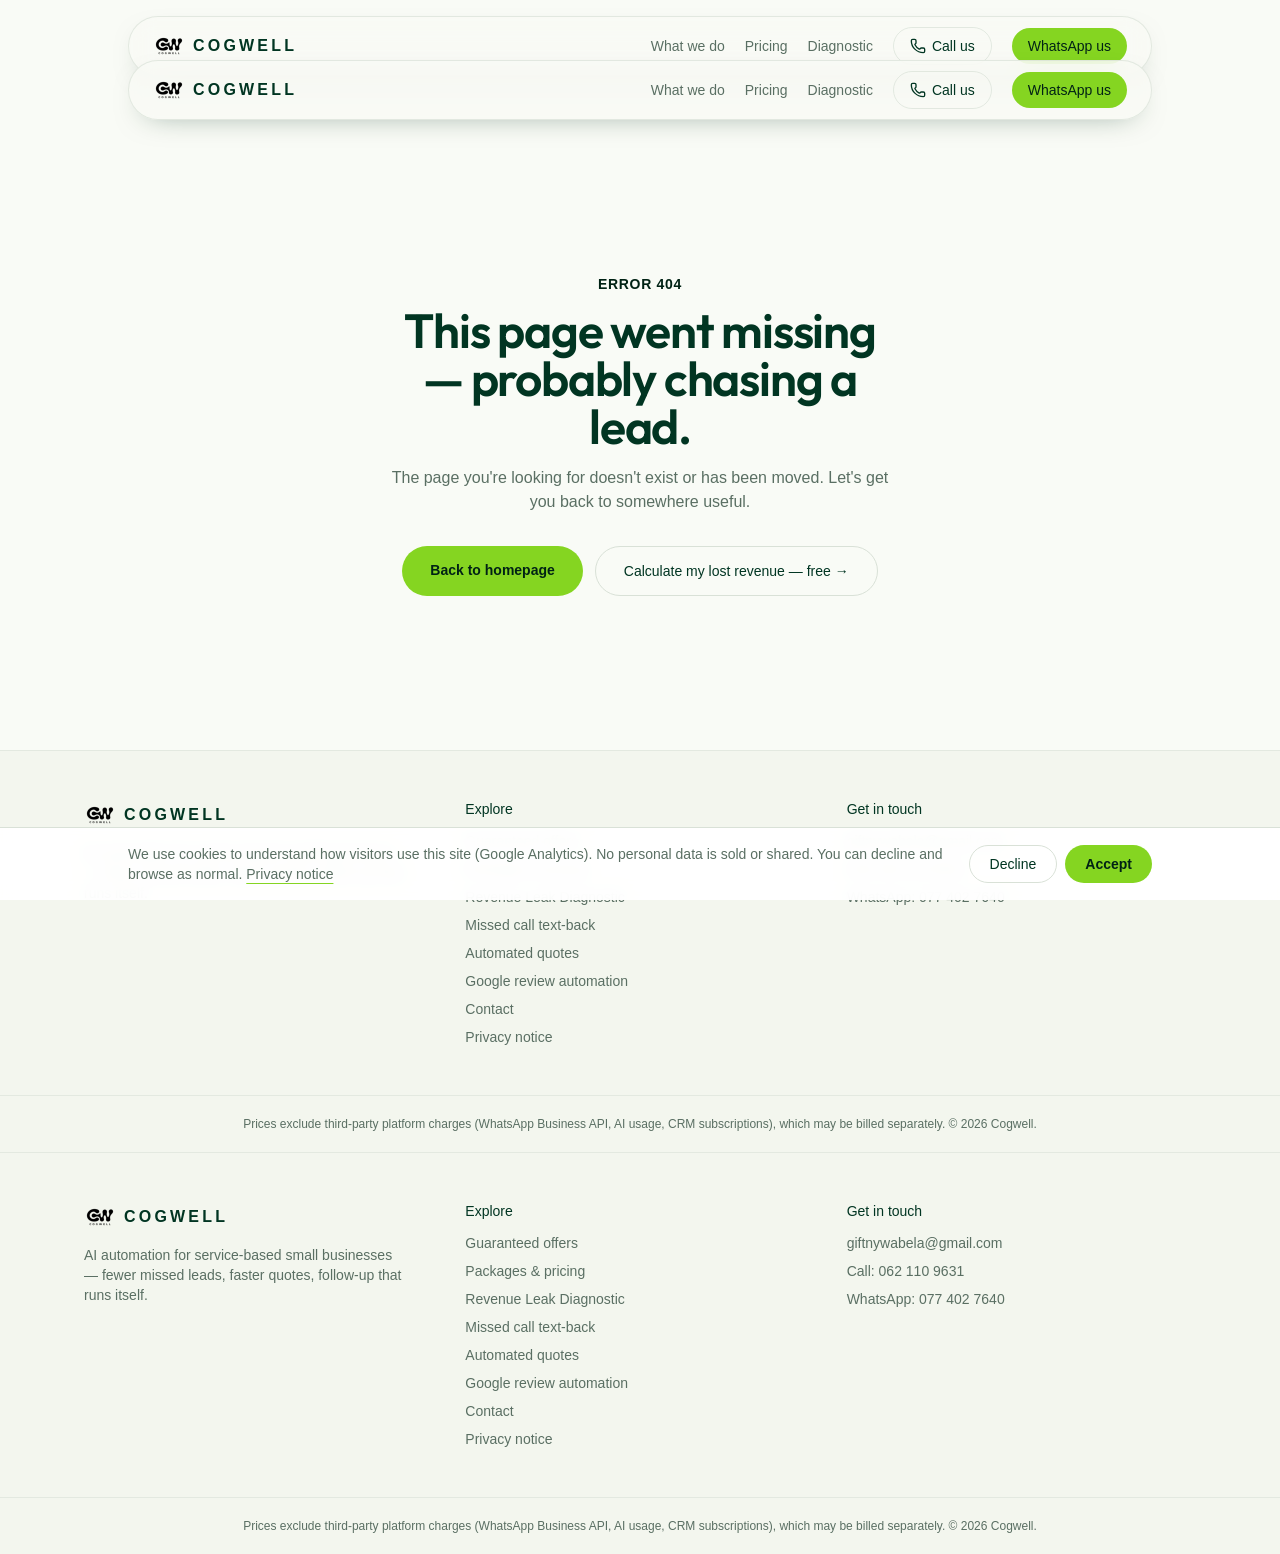
<file: 404/index.html>
<!--
  ============================================================
  404 PAGE — cogwell.co.za/404
  Auto-generated static build of the Cogwell website
  ============================================================
-->
<!doctype html>
<html lang="en-ZA">
  <head>
    <meta charset="utf-8" />
    <meta name="viewport" content="width=device-width, initial-scale=1" />
    <link
      rel="stylesheet"
      href="../assets/styles-B2eAZgFb.css"
      data-precedence="default"
    />
    <link
      rel="stylesheet"
      href="https://fonts.googleapis.com/css2?family=Outfit:wght@400;500;600;700;800&amp;display=swap"
      data-precedence="default"
    />
    <title>Page not found — Cogwell</title>
    <meta name="description" content="AI automation for South African service businesses." />
    <meta name="author" content="Cogwell" />
    <meta property="og:title" content="Cogwell — AI Automation" />
    <meta
      property="og:description"
      content="AI automation for South African service businesses."
    />
    <meta property="og:type" content="website" />
    <meta name="twitter:card" content="summary_large_image" />
    <link rel="modulepreload" href="../assets/index-BEw6W9-A.js" />
    <link rel="modulepreload" href="../assets/site-content-CrilcjOk.js" />
    <link rel="modulepreload" href="../assets/404-BPCyFkMf.js" />
    <link rel="icon" href="../favicon.png" type="image/png" />
    <link rel="preconnect" href="https://fonts.googleapis.com" />
    <link
      rel="preconnect"
      href="https://fonts.gstatic.com"
      crossorigin="anonymous"
    />
  
    <meta name="robots" content="noindex, follow" />
      <script src="../assets/cogwell-extras.js" defer></script>
  </head>
  <body>
    <div class="flex min-h-screen flex-col">
      <header class="sticky top-4 z-40 px-4">
        <div class="mx-auto max-w-5xl">
          <div
            class="flex items-center justify-between gap-4 rounded-full border border-border/70 bg-background/80 px-4 py-2.5 shadow-[0_10px_30px_-18px_rgba(8,51,30,0.5)] backdrop-blur-md sm:px-6"
          >
            <a href="/" class="flex min-w-0 items-center gap-2"
              ><img
                src="[data-uri]"
                alt="Cogwell logo"
                class="h-8 w-8 shrink-0 object-contain"
              /><span
                class="truncate text-base font-semibold tracking-[0.2em] text-foreground"
                >COGWELL</span
              ></a
            >
            <nav class="flex items-center gap-3 sm:gap-5">
              <a
                href="/services"
                class="hidden text-sm text-muted-foreground transition-colors hover:text-foreground sm:inline"
                >What we do</a
              ><a
                href="/pricing"
                class="hidden text-sm text-muted-foreground transition-colors hover:text-foreground sm:inline"
                >Pricing</a
              ><a
                href="/diagnostic"
                class="hidden text-sm text-muted-foreground transition-colors hover:text-foreground sm:inline"
                >Diagnostic</a
              ><a
                href="tel:+27621109631"
                class="hidden items-center gap-1.5 rounded-full border border-border/70 px-4 py-2 text-sm font-medium text-foreground transition-colors hover:bg-secondary sm:inline-flex"
                ><svg
                  xmlns="http://www.w3.org/2000/svg"
                  width="24"
                  height="24"
                  viewBox="0 0 24 24"
                  fill="none"
                  stroke="currentColor"
                  stroke-width="2"
                  stroke-linecap="round"
                  stroke-linejoin="round"
                  class="lucide lucide-phone h-4 w-4"
                  aria-hidden="true"
                >
                  <path
                    d="M13.832 16.568a1 1 0 0 0 1.213-.303l.355-.465A2 2 0 0 1 17 15h3a2 2 0 0 1 2 2v3a2 2 0 0 1-2 2A18 18 0 0 1 2 4a2 2 0 0 1 2-2h3a2 2 0 0 1 2 2v3a2 2 0 0 1-.8 1.6l-.468.351a1 1 0 0 0-.292 1.233 14 14 0 0 0 6.392 6.384"
                  ></path></svg
                >Call us</a
              ><a
                href="https://wa.me/27774027640?text=Hi%20Cogwell!%20I&#x27;d%20like%20to%20find%20out%20where%20my%20business%20is%20losing%20revenue%20and%20how%20AI%20automation%20can%20help.%20Can%20we%20chat%3F"
                target="_blank"
                rel="noreferrer"
                class="rounded-full bg-accent px-4 py-2 text-sm font-medium text-accent-foreground transition-opacity hover:opacity-90"
                >WhatsApp us</a
              ><button
                type="button"
                aria-label="Open menu"
                aria-expanded="false"
                class="inline-flex h-9 w-9 items-center justify-center rounded-full border border-border/70 text-foreground transition-colors hover:bg-secondary sm:hidden"
              >
                <svg
                  xmlns="http://www.w3.org/2000/svg"
                  width="24"
                  height="24"
                  viewBox="0 0 24 24"
                  fill="none"
                  stroke="currentColor"
                  stroke-width="2"
                  stroke-linecap="round"
                  stroke-linejoin="round"
                  class="lucide lucide-menu h-4 w-4"
                  aria-hidden="true"
                >
                  <path d="M4 5h16"></path>
                  <path d="M4 12h16"></path>
                  <path d="M4 19h16"></path>
                </svg>
              </button>
            </nav>
          </div>
        </div>
      </header>
      <main class="flex-1">
        <!--$-->
        <header class="sticky top-4 z-40 px-4">
          <div class="mx-auto max-w-5xl">
            <div
              class="flex items-center justify-between gap-4 rounded-full border border-border/70 bg-background/80 px-4 py-2.5 shadow-[0_10px_30px_-18px_rgba(8,51,30,0.5)] backdrop-blur-md sm:px-6"
            >
              <a href="/" class="flex min-w-0 items-center gap-2"
                ><img
                  src="[data-uri]"
                  alt="Cogwell logo"
                  class="h-8 w-8 shrink-0 object-contain"
                /><span
                  class="truncate text-base font-semibold tracking-[0.2em] text-foreground"
                  >COGWELL</span
                ></a
              >
              <nav class="flex items-center gap-3 sm:gap-5">
                <a
                  href="/services"
                  class="hidden text-sm text-muted-foreground transition-colors hover:text-foreground sm:inline"
                  >What we do</a
                ><a
                  href="/pricing"
                  class="hidden text-sm text-muted-foreground transition-colors hover:text-foreground sm:inline"
                  >Pricing</a
                ><a
                  href="/diagnostic"
                  class="hidden text-sm text-muted-foreground transition-colors hover:text-foreground sm:inline"
                  >Diagnostic</a
                ><a
                  href="tel:+27621109631"
                  class="hidden items-center gap-1.5 rounded-full border border-border/70 px-4 py-2 text-sm font-medium text-foreground transition-colors hover:bg-secondary sm:inline-flex"
                  ><svg
                    xmlns="http://www.w3.org/2000/svg"
                    width="24"
                    height="24"
                    viewBox="0 0 24 24"
                    fill="none"
                    stroke="currentColor"
                    stroke-width="2"
                    stroke-linecap="round"
                    stroke-linejoin="round"
                    class="lucide lucide-phone h-4 w-4"
                    aria-hidden="true"
                  >
                    <path
                      d="M13.832 16.568a1 1 0 0 0 1.213-.303l.355-.465A2 2 0 0 1 17 15h3a2 2 0 0 1 2 2v3a2 2 0 0 1-2 2A18 18 0 0 1 2 4a2 2 0 0 1 2-2h3a2 2 0 0 1 2 2v3a2 2 0 0 1-.8 1.6l-.468.351a1 1 0 0 0-.292 1.233 14 14 0 0 0 6.392 6.384"
                    ></path></svg
                  >Call us</a
                ><a
                  href="https://wa.me/27774027640?text=Hi%20Cogwell!%20I&#x27;d%20like%20to%20find%20out%20where%20my%20business%20is%20losing%20revenue%20and%20how%20AI%20automation%20can%20help.%20Can%20we%20chat%3F"
                  target="_blank"
                  rel="noreferrer"
                  class="rounded-full bg-accent px-4 py-2 text-sm font-medium text-accent-foreground transition-opacity hover:opacity-90"
                  >WhatsApp us</a
                ><button
                  type="button"
                  aria-label="Open menu"
                  aria-expanded="false"
                  class="inline-flex h-9 w-9 items-center justify-center rounded-full border border-border/70 text-foreground transition-colors hover:bg-secondary sm:hidden"
                >
                  <svg
                    xmlns="http://www.w3.org/2000/svg"
                    width="24"
                    height="24"
                    viewBox="0 0 24 24"
                    fill="none"
                    stroke="currentColor"
                    stroke-width="2"
                    stroke-linecap="round"
                    stroke-linejoin="round"
                    class="lucide lucide-menu h-4 w-4"
                    aria-hidden="true"
                  >
                    <path d="M4 5h16"></path>
                    <path d="M4 12h16"></path>
                    <path d="M4 19h16"></path>
                  </svg>
                </button>
              </nav>
            </div>
          </div>
        </header>
        <main
          class="flex min-h-[70vh] items-center justify-center bg-background px-4 py-24"
        >
          <div class="max-w-lg text-center">
            <p
              class="text-sm font-semibold uppercase tracking-wider text-accent-foreground"
            >
              Error 404
            </p>
            <h1 class="mt-3 text-4xl font-semibold tracking-tight sm:text-5xl">
              This page went missing — probably chasing a lead.
            </h1>
            <p class="mt-4 text-base text-muted-foreground">
              The page you&#x27;re looking for doesn&#x27;t exist or has been
              moved. Let&#x27;s get you back to somewhere useful.
            </p>
            <div class="mt-8 flex flex-col justify-center gap-3 sm:flex-row">
              <a
                href="/"
                class="rounded-full bg-accent px-7 py-3.5 text-sm font-semibold text-accent-foreground transition-opacity hover:opacity-90"
                >Back to homepage</a
              ><a
                href="/diagnostic"
                class="rounded-full border border-border px-7 py-3.5 text-sm font-medium transition-colors hover:bg-secondary"
                >Calculate my lost revenue — free →</a
              >
            </div>
          </div>
        </main>
        <footer class="border-t border-border/60 bg-secondary/50">
          <div class="mx-auto grid max-w-6xl gap-8 px-5 py-12 sm:grid-cols-3">
            <div>
              <div class="flex items-center gap-2">
                <img
                  src="[data-uri]"
                  alt="Cogwell logo"
                  class="h-8 w-8 object-contain"
                /><span class="font-semibold tracking-[0.2em]">COGWELL</span>
              </div>
              <p class="mt-3 max-w-xs text-sm text-muted-foreground">
                AI automation for service-based small businesses — fewer missed leads,
                faster quotes, follow-up that runs itself.
              </p>
            </div>
            <div class="text-sm">
              <p class="font-medium">Explore</p>
              <ul class="mt-3 space-y-2 text-muted-foreground">
                <li>
                  <a href="/services" class="hover:text-foreground"
                    >Guaranteed offers</a
                  >
                </li>
                <li>
                  <a href="/pricing" class="hover:text-foreground"
                    >Packages &amp; pricing</a
                  >
                </li>
                <li>
                  <a href="/diagnostic" class="hover:text-foreground"
                    >Revenue Leak Diagnostic</a
                  >
                </li>
                <li>
                <a href="/missed-call-text-back" class="hover:text-foreground">Missed call text-back</a>
              </li>
              <li>
                <a href="/automated-quotes" class="hover:text-foreground">Automated quotes</a>
              </li>
              <li>
                <a href="/google-review-automation" class="hover:text-foreground">Google review automation</a>
              </li>
              <li>
                  <a href="/contact" class="hover:text-foreground">Contact</a>
                </li>
              <li><a href="/privacy" class="hover:text-foreground">Privacy notice</a></li>
              </ul>
            </div>
            <div class="text-sm">
              <p class="font-medium">Get in touch</p>
              <ul class="mt-3 space-y-2 text-muted-foreground">
                <li>giftnywabela@gmail.com</li>
                <li>
                  <a href="tel:+27621109631" class="hover:text-foreground"
                    >Call:
                    <!-- -->062 110 9631</a
                  >
                </li>
                <li>
                  <a
                    href="https://wa.me/27774027640?text=Hi%20Cogwell!%20I&#x27;d%20like%20to%20find%20out%20where%20my%20business%20is%20losing%20revenue%20and%20how%20AI%20automation%20can%20help.%20Can%20we%20chat%3F"
                    target="_blank"
                    rel="noreferrer"
                    class="hover:text-foreground"
                    >WhatsApp:
                    <!-- -->077 402 7640</a
                  >
                </li>
              </ul>
            </div>
          </div>
          <div
            class="border-t border-border/60 px-5 py-5 text-center text-xs text-muted-foreground"
          >
            Prices exclude third-party platform charges (WhatsApp Business API,
            AI usage, CRM subscriptions), which may be billed separately. ©
            <!-- -->2026<!-- -->
            Cogwell.
          </div>
        </footer>
        <script>
          (function (a, f) {
            let l;
            try {
              l = JSON.parse(sessionStorage.getItem(a) || "{}");
            } catch {
              return;
            }
            const n = l?.[f || history.state?.__TSR_key];
            let c = !1;
            for (const t in n) {
              const e = n[t],
                o = e?.scrollX,
                s = e?.scrollY;
              if (Number.isFinite(o) && Number.isFinite(s)) {
                if (t === "window") (scrollTo(o, s), (c = !0));
                else if (t)
                  try {
                    const r = document.querySelector(t);
                    r && ((r.scrollLeft = o), (r.scrollTop = s));
                  } catch {}
              }
            }
            if (c) return;
            const i = location.hash.slice(1);
            if (i) {
              const t = history.state?.__hashScrollIntoViewOptions ?? !0;
              if (t) {
                const e = document.getElementById(i);
                e && e.scrollIntoView(t);
              }
              return;
            }
            scrollTo(0, 0);
          })("tsr-scroll-restoration-v1_3");
          document.currentScript.remove();
        </script>
        <!--/$-->
      </main>
      <footer class="border-t border-border/60 bg-secondary/50">
        <div class="mx-auto grid max-w-6xl gap-8 px-5 py-12 sm:grid-cols-3">
          <div>
            <div class="flex items-center gap-2">
              <img
                src="[data-uri]"
                alt="Cogwell logo"
                class="h-8 w-8 object-contain"
              /><span class="font-semibold tracking-[0.2em]">COGWELL</span>
            </div>
            <p class="mt-3 max-w-xs text-sm text-muted-foreground">
              AI automation for service-based small businesses — fewer missed leads, faster
              quotes, follow-up that runs itself.
            </p>
          </div>
          <div class="text-sm">
            <p class="font-medium">Explore</p>
            <ul class="mt-3 space-y-2 text-muted-foreground">
              <li>
                <a href="/services" class="hover:text-foreground"
                  >Guaranteed offers</a
                >
              </li>
              <li>
                <a href="/pricing" class="hover:text-foreground"
                  >Packages &amp; pricing</a
                >
              </li>
              <li>
                <a href="/diagnostic" class="hover:text-foreground"
                  >Revenue Leak Diagnostic</a
                >
              </li>
              <li>
                <a href="/missed-call-text-back" class="hover:text-foreground">Missed call text-back</a>
              </li>
              <li>
                <a href="/automated-quotes" class="hover:text-foreground">Automated quotes</a>
              </li>
              <li>
                <a href="/google-review-automation" class="hover:text-foreground">Google review automation</a>
              </li>
              <li>
                <a href="/contact" class="hover:text-foreground">Contact</a>
              </li>
              <li><a href="/privacy" class="hover:text-foreground">Privacy notice</a></li>
            </ul>
          </div>
          <div class="text-sm">
            <p class="font-medium">Get in touch</p>
            <ul class="mt-3 space-y-2 text-muted-foreground">
              <li>giftnywabela@gmail.com</li>
              <li>
                <a href="tel:+27621109631" class="hover:text-foreground"
                  >Call:
                  <!-- -->062 110 9631</a
                >
              </li>
              <li>
                <a
                  href="https://wa.me/27774027640?text=Hi%20Cogwell!%20I&#x27;d%20like%20to%20find%20out%20where%20my%20business%20is%20losing%20revenue%20and%20how%20AI%20automation%20can%20help.%20Can%20we%20chat%3F"
                  target="_blank"
                  rel="noreferrer"
                  class="hover:text-foreground"
                  >WhatsApp:
                  <!-- -->077 402 7640</a
                >
              </li>
            </ul>
          </div>
        </div>
        <div
          class="border-t border-border/60 px-5 py-5 text-center text-xs text-muted-foreground"
        >
          Prices exclude third-party platform charges (WhatsApp Business API, AI
          usage, CRM subscriptions), which may be billed separately. ©
          <!-- -->2026<!-- -->
          Cogwell.
        </div>
      </footer>
    </div>
    <script class="$tsr" id="$tsr-stream-barrier">
      (self.$R = self.$R || {})["tsr"] = [];
      self.$_TSR = {
        h() {
          ((this.hydrated = !0), this.c());
        },
        e() {
          ((this.streamEnded = !0), this.c());
        },
        c() {
          this.hydrated &&
            this.streamEnded &&
            (delete self.$_TSR, delete self.$R.tsr);
        },
        p(e) {
          this.initialized ? e() : this.buffer.push(e);
        },
        buffer: [],
      };
      $_TSR.router = (($R) =>
        ($R[0] = {
          manifest: ($R[1] = {
            routes: ($R[2] = {
              __root__: ($R[3] = {
                preloads: ($R[4] = [
                  "/assets/index-BEw6W9-A.js",
                  "/assets/site-content-CrilcjOk.js",
                ]),
                scripts: ($R[5] = [
                  ($R[6] = {
                    attrs: ($R[7] = {
                      type: "module",
                      async: !0,
                      src: "/assets/index-BEw6W9-A.js",
                    }),
                  }),
                ]),
              }),
              "/404": ($R[8] = {
                preloads: ($R[9] = ["/assets/404-BPCyFkMf.js"]),
              }),
            }),
          }),
          matches: ($R[10] = [
            ($R[11] = {
              i: "__root__ ",
              u: 1789043881655,
              s: "success",
              ssr: !0,
            }),
            ($R[12] = { i: " 404 404", u: 1789043881658, s: "success", ssr: !0 }),
          ]),
          lastMatchId: " 404 404",
        }))($R["tsr"]);
      $_TSR.e();
      document.currentScript.remove();
    </script>
    <script type="module" async="" src="../assets/index-BEw6W9-A.js"></script>
  </body>
</html>
</file>
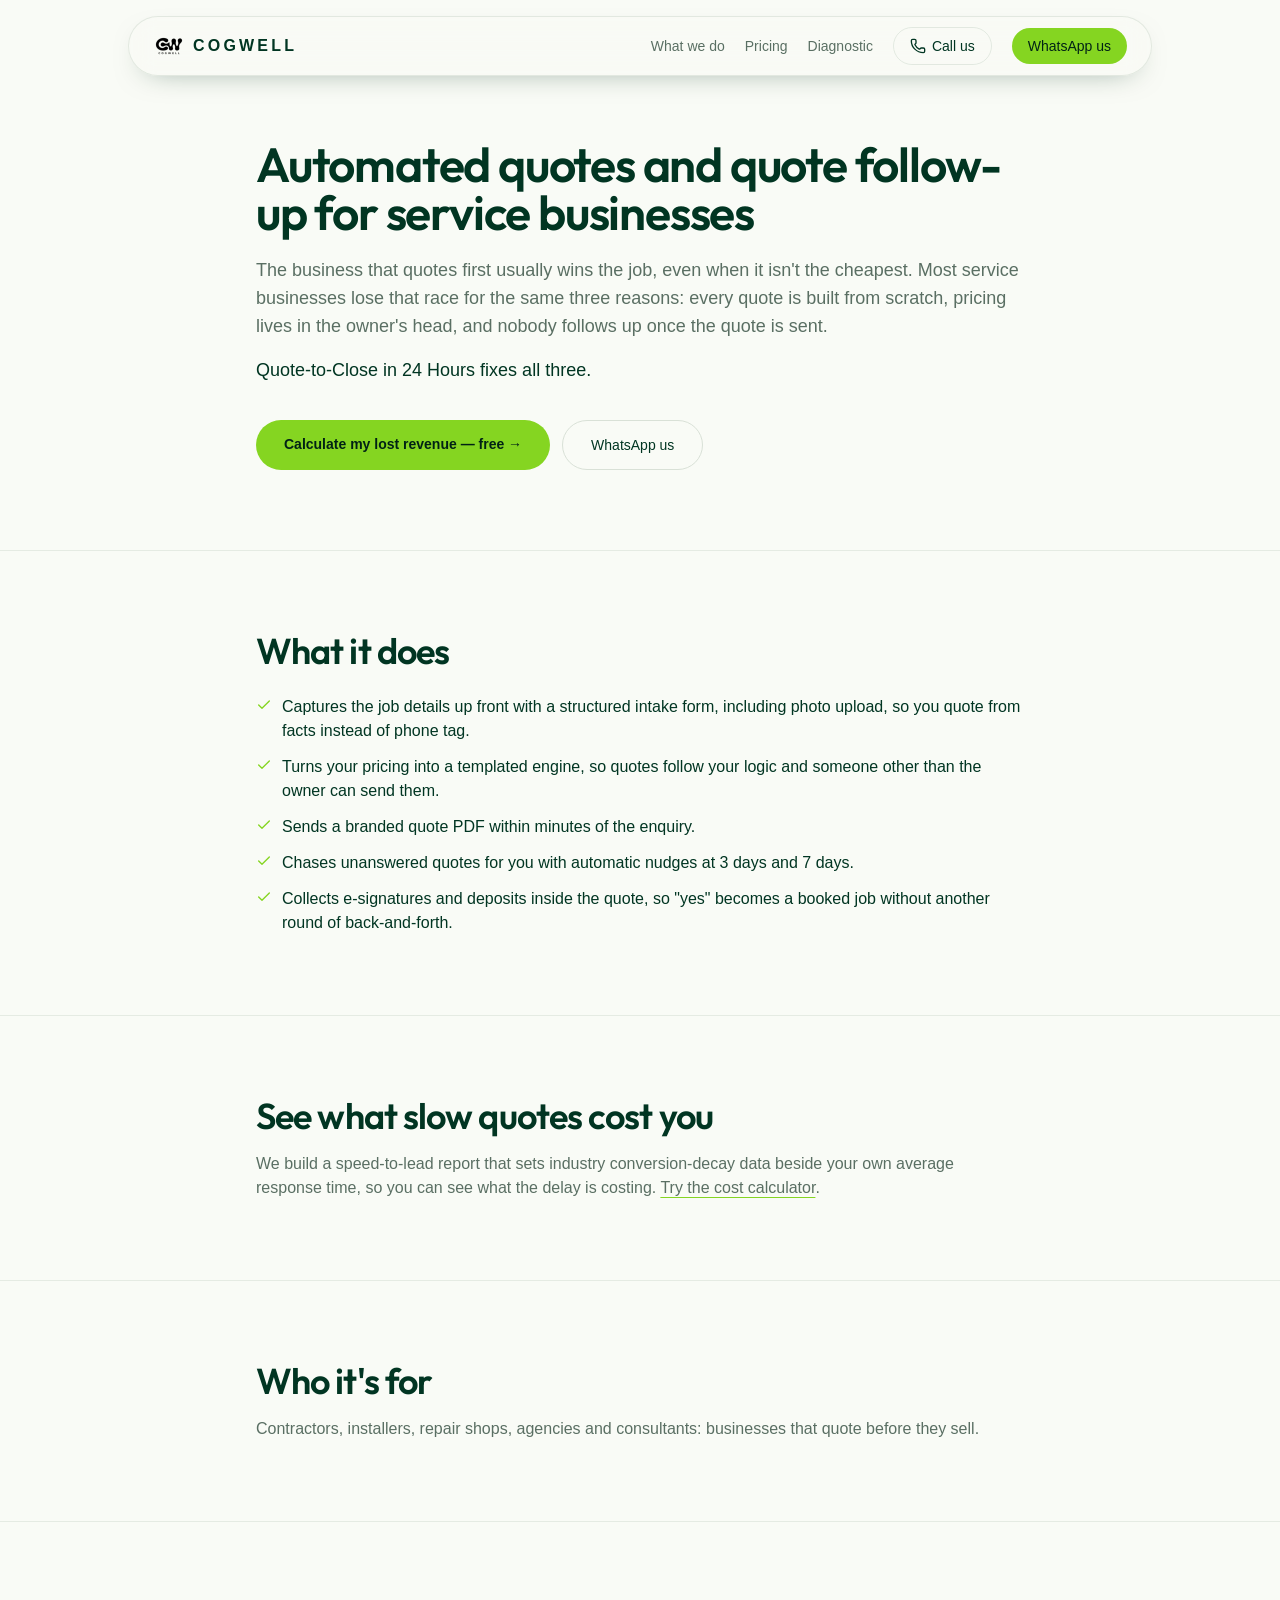
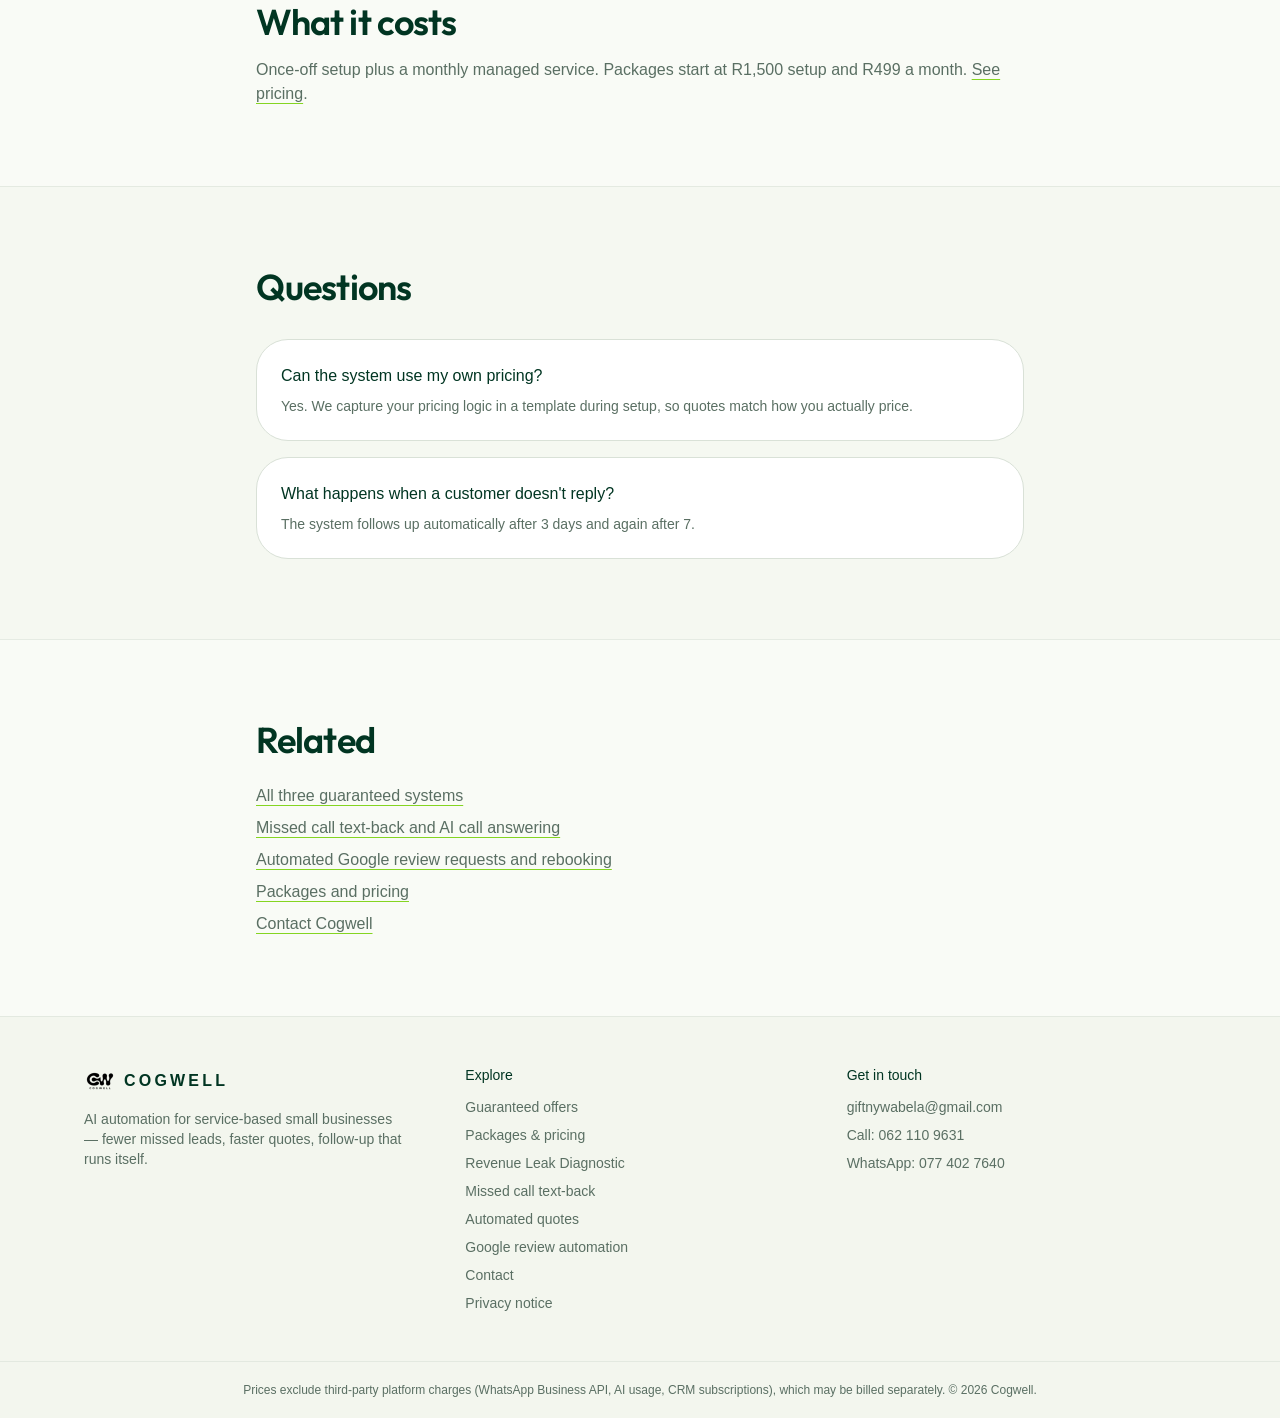
<file: automated-quotes/index.html>
<!doctype html>
<html lang="en-ZA">
  <head>
    <meta charset="utf-8" />
    <meta name="viewport" content="width=device-width, initial-scale=1" />
    <link rel="stylesheet" href="../assets/styles-B2eAZgFb.css" />
    <link rel="stylesheet" href="https://fonts.googleapis.com/css2?family=Outfit:wght@400;500;600;700;800&amp;display=swap" />
    <title>Automated Quotes &amp; Quote Follow-Up | Cogwell</title>
    <meta name="author" content="Cogwell" />
    <meta name="description" content="Send branded quotes in minutes, not days. Automated quoting, quote follow-up and e-sign for South African service businesses that want to win more jobs." />
    <meta property="og:title" content="Automated Quotes &amp; Quote Follow-Up | Cogwell" />
    <meta property="og:description" content="Send branded quotes in minutes, not days. Automated quoting, quote follow-up and e-sign for South African service businesses that want to win more jobs." />
    <meta property="og:type" content="website" />
    <meta name="twitter:card" content="summary_large_image" />
    <link rel="icon" href="../favicon.png" type="image/png" />
    <link rel="preconnect" href="https://fonts.googleapis.com" />
    <link rel="preconnect" href="https://fonts.gstatic.com" crossorigin="anonymous" />
    <link rel="canonical" href="https://cogwell.co.za/automated-quotes" />
    <meta property="og:url" content="https://cogwell.co.za/automated-quotes" />
    <meta property="og:site_name" content="Cogwell" />
    <meta property="og:locale" content="en_ZA" />
    <script type="application/ld+json">{"@context": "https://schema.org", "@graph": [{"@type": "Service", "name": "Quote-to-Close in 24 Hours: automated quotes and quote follow-up", "description": "Send branded quotes in minutes, not days. Automated quoting, quote follow-up and e-sign for South African service businesses that want to win more jobs.", "url": "https://cogwell.co.za/automated-quotes", "provider": {"@type": "ProfessionalService", "name": "Cogwell", "url": "https://cogwell.co.za/"}, "areaServed": {"@type": "Country", "name": "South Africa"}}, {"@type": "FAQPage", "mainEntity": [{"@type": "Question", "name": "Can the system use my own pricing?", "acceptedAnswer": {"@type": "Answer", "text": "Yes. We capture your pricing logic in a template during setup, so quotes match how you actually price."}}, {"@type": "Question", "name": "What happens when a customer doesn't reply?", "acceptedAnswer": {"@type": "Answer", "text": "The system follows up automatically after 3 days and again after 7."}}]}]}</script>
      <script src="../assets/cogwell-extras.js" defer></script>
  </head>
  <body>
    <div class="flex min-h-screen flex-col">
      <header class="sticky top-4 z-40 px-4">
        <div class="mx-auto max-w-5xl">
          <div
            class="flex items-center justify-between gap-4 rounded-full border border-border/70 bg-background/80 px-4 py-2.5 shadow-[0_10px_30px_-18px_rgba(8,51,30,0.5)] backdrop-blur-md sm:px-6"
          >
            <a href="/" class="flex min-w-0 items-center gap-2"
              ><img
                src="[data-uri]"
                alt="Cogwell logo"
                class="h-8 w-8 shrink-0 object-contain"
              /><span
                class="truncate text-base font-semibold tracking-[0.2em] text-foreground"
                >COGWELL</span
              ></a
            >
            <nav class="flex items-center gap-3 sm:gap-5">
              <a
                class="hidden text-sm text-muted-foreground transition-colors hover:text-foreground sm:inline"
                href="/services"
               
               
                >What we do</a
              ><a
                href="/pricing"
                class="hidden text-sm text-muted-foreground transition-colors hover:text-foreground sm:inline"
                >Pricing</a
              ><a
                href="/diagnostic"
                class="hidden text-sm text-muted-foreground transition-colors hover:text-foreground sm:inline"
                >Diagnostic</a
              ><a
                href="tel:+27621109631"
                class="hidden items-center gap-1.5 rounded-full border border-border/70 px-4 py-2 text-sm font-medium text-foreground transition-colors hover:bg-secondary sm:inline-flex"
                ><svg
                  xmlns="http://www.w3.org/2000/svg"
                  width="24"
                  height="24"
                  viewBox="0 0 24 24"
                  fill="none"
                  stroke="currentColor"
                  stroke-width="2"
                  stroke-linecap="round"
                  stroke-linejoin="round"
                  class="lucide lucide-phone h-4 w-4"
                  aria-hidden="true"
                >
                  <path
                    d="M13.832 16.568a1 1 0 0 0 1.213-.303l.355-.465A2 2 0 0 1 17 15h3a2 2 0 0 1 2 2v3a2 2 0 0 1-2 2A18 18 0 0 1 2 4a2 2 0 0 1 2-2h3a2 2 0 0 1 2 2v3a2 2 0 0 1-.8 1.6l-.468.351a1 1 0 0 0-.292 1.233 14 14 0 0 0 6.392 6.384"
                  ></path></svg
                >Call us</a
              ><a
                href="https://wa.me/27774027640?text=Hi%20Cogwell!%20I&#x27;d%20like%20to%20find%20out%20where%20my%20business%20is%20losing%20revenue%20and%20how%20AI%20automation%20can%20help.%20Can%20we%20chat%3F"
                target="_blank"
                rel="noreferrer"
                class="rounded-full bg-accent px-4 py-2 text-sm font-medium text-accent-foreground transition-opacity hover:opacity-90"
                >WhatsApp us</a
              ><button
                type="button"
                id="cw-menu-btn" aria-label="Open menu"
                aria-expanded="false"
                class="inline-flex h-9 w-9 items-center justify-center rounded-full border border-border/70 text-foreground transition-colors hover:bg-secondary sm:hidden"
              >
                <svg
                  xmlns="http://www.w3.org/2000/svg"
                  width="24"
                  height="24"
                  viewBox="0 0 24 24"
                  fill="none"
                  stroke="currentColor"
                  stroke-width="2"
                  stroke-linecap="round"
                  stroke-linejoin="round"
                  class="lucide lucide-menu h-4 w-4"
                  aria-hidden="true"
                >
                  <path d="M4 5h16"></path>
                  <path d="M4 12h16"></path>
                  <path d="M4 19h16"></path>
                </svg>
              </button>
            </nav>
          </div>
          <nav id="cw-menu" class="hidden mt-2 rounded-3xl border border-border/70 bg-background/95 p-3 shadow-[0_10px_30px_-18px_rgba(8,51,30,0.5)] backdrop-blur-md sm:hidden">
            <a href="/services" class="block rounded-full px-4 py-3 text-base font-medium text-foreground transition-colors hover:bg-secondary">What we do</a>
            <a href="/pricing" class="block rounded-full px-4 py-3 text-base font-medium text-foreground transition-colors hover:bg-secondary">Pricing</a>
            <a href="/diagnostic" class="block rounded-full px-4 py-3 text-base font-medium text-foreground transition-colors hover:bg-secondary">Diagnostic</a>
            <a href="tel:+27621109631" class="block rounded-full px-4 py-3 text-base font-medium text-foreground transition-colors hover:bg-secondary">Call us</a>
            <a href="/contact" class="block rounded-full px-4 py-3 text-base font-medium text-foreground transition-colors hover:bg-secondary">Contact</a>
          </nav>
        </div>
      </header>
      <main class="flex-1">
        <section class="px-5 py-20">
          <div class="mx-auto max-w-3xl">
            <h1 class="text-4xl font-semibold tracking-tight sm:text-5xl">Automated quotes and quote follow-up for service businesses</h1>
            <p class="mt-5 text-lg text-muted-foreground">The business that quotes first usually wins the job, even when it isn&#x27;t the cheapest. Most service businesses lose that race for the same three reasons: every quote is built from scratch, pricing lives in the owner&#x27;s head, and nobody follows up once the quote is sent.</p><p class="mt-4 text-lg font-medium">Quote-to-Close in 24 Hours fixes all three.</p>
            <div class="mt-9 flex flex-col gap-3 sm:flex-row">
              <a href="/diagnostic" class="rounded-full bg-accent px-7 py-3.5 text-center text-sm font-semibold text-accent-foreground transition-opacity hover:opacity-90">Calculate my lost revenue — free →</a>
              <a href="https://wa.me/27774027640?text=Hi%20Cogwell!%20I&amp;#x27;d%20like%20to%20find%20out%20where%20my%20business%20is%20losing%20revenue%20and%20how%20AI%20automation%20can%20help.%20Can%20we%20chat%3F" target="_blank" rel="noreferrer" class="rounded-full border border-border px-7 py-3.5 text-center text-sm font-medium transition-colors hover:bg-secondary">WhatsApp us</a>
            </div>
          </div>
        </section>
        <section class="border-t border-border/60 px-5 py-20">
          <div class="mx-auto max-w-3xl">
            <h2 class="text-3xl font-semibold tracking-tight sm:text-4xl">What it does</h2>
            <ul class="mt-6 space-y-3"><li class="flex gap-2.5"><svg xmlns="http://www.w3.org/2000/svg" width="24" height="24" viewBox="0 0 24 24" fill="none" stroke="currentColor" stroke-width="2" stroke-linecap="round" stroke-linejoin="round" class="mt-0.5 h-4 w-4 shrink-0 text-accent" aria-hidden="true" > <path d="M20 6 9 17l-5-5"></path></svg><span><span class="font-medium">Captures the job details up front</span> with a structured intake form, including photo upload, so you quote from facts instead of phone tag.</span></li><li class="flex gap-2.5"><svg xmlns="http://www.w3.org/2000/svg" width="24" height="24" viewBox="0 0 24 24" fill="none" stroke="currentColor" stroke-width="2" stroke-linecap="round" stroke-linejoin="round" class="mt-0.5 h-4 w-4 shrink-0 text-accent" aria-hidden="true" > <path d="M20 6 9 17l-5-5"></path></svg><span><span class="font-medium">Turns your pricing into a templated engine,</span> so quotes follow your logic and someone other than the owner can send them.</span></li><li class="flex gap-2.5"><svg xmlns="http://www.w3.org/2000/svg" width="24" height="24" viewBox="0 0 24 24" fill="none" stroke="currentColor" stroke-width="2" stroke-linecap="round" stroke-linejoin="round" class="mt-0.5 h-4 w-4 shrink-0 text-accent" aria-hidden="true" > <path d="M20 6 9 17l-5-5"></path></svg><span><span class="font-medium">Sends a branded quote PDF within minutes</span> of the enquiry.</span></li><li class="flex gap-2.5"><svg xmlns="http://www.w3.org/2000/svg" width="24" height="24" viewBox="0 0 24 24" fill="none" stroke="currentColor" stroke-width="2" stroke-linecap="round" stroke-linejoin="round" class="mt-0.5 h-4 w-4 shrink-0 text-accent" aria-hidden="true" > <path d="M20 6 9 17l-5-5"></path></svg><span><span class="font-medium">Chases unanswered quotes for you</span> with automatic nudges at 3 days and 7 days.</span></li><li class="flex gap-2.5"><svg xmlns="http://www.w3.org/2000/svg" width="24" height="24" viewBox="0 0 24 24" fill="none" stroke="currentColor" stroke-width="2" stroke-linecap="round" stroke-linejoin="round" class="mt-0.5 h-4 w-4 shrink-0 text-accent" aria-hidden="true" > <path d="M20 6 9 17l-5-5"></path></svg><span><span class="font-medium">Collects e-signatures and deposits</span> inside the quote, so &quot;yes&quot; becomes a booked job without another round of back-and-forth.</span></li></ul>
          </div>
        </section>
        <section class="border-t border-border/60 px-5 py-20">
          <div class="mx-auto max-w-3xl">
            <h2 class="text-3xl font-semibold tracking-tight sm:text-4xl">See what slow quotes cost you</h2>
            <p class="mt-4 text-muted-foreground">We build a speed-to-lead report that sets industry conversion-decay data beside your own average response time, so you can see what the delay is costing. <a href="/diagnostic" class="underline decoration-accent underline-offset-4 hover:text-accent-foreground">Try the cost calculator</a>.</p>
          </div>
        </section>
        <section class="border-t border-border/60 px-5 py-20">
          <div class="mx-auto max-w-3xl">
            <h2 class="text-3xl font-semibold tracking-tight sm:text-4xl">Who it's for</h2>
            <p class="mt-4 text-muted-foreground">Contractors, installers, repair shops, agencies and consultants: businesses that quote before they sell.</p>
          </div>
        </section>
        <section class="border-t border-border/60 px-5 py-20">
          <div class="mx-auto max-w-3xl">
            <h2 class="text-3xl font-semibold tracking-tight sm:text-4xl">What it costs</h2>
            <p class="mt-4 text-muted-foreground">Once-off setup plus a monthly managed service. Packages start at R1,500 setup and R499 a month. <a href="/pricing" class="underline decoration-accent underline-offset-4 hover:text-accent-foreground">See pricing</a>.</p>
          </div>
        </section>
        <section class="border-t border-border/60 bg-secondary/40 px-5 py-20">
          <div class="mx-auto max-w-3xl">
            <h2 class="text-3xl font-semibold tracking-tight sm:text-4xl">Questions</h2>
            <div class="mt-8 space-y-4"><div class="rounded-[2rem] border border-border bg-card p-6"><p class="font-medium">Can the system use my own pricing?</p><p class="mt-2 text-sm text-muted-foreground">Yes. We capture your pricing logic in a template during setup, so quotes match how you actually price.</p></div><div class="rounded-[2rem] border border-border bg-card p-6"><p class="font-medium">What happens when a customer doesn&#x27;t reply?</p><p class="mt-2 text-sm text-muted-foreground">The system follows up automatically after 3 days and again after 7.</p></div></div>
          </div>
        </section>
        <section class="border-t border-border/60 px-5 py-20">
          <div class="mx-auto max-w-3xl">
            <h2 class="text-3xl font-semibold tracking-tight sm:text-4xl">Related</h2>
            <ul class="mt-6 space-y-2 text-muted-foreground"><li><a href="/services" class="underline decoration-accent underline-offset-4 hover:text-accent-foreground">All three guaranteed systems</a></li><li><a href="/missed-call-text-back" class="underline decoration-accent underline-offset-4 hover:text-accent-foreground">Missed call text-back and AI call answering</a></li><li><a href="/google-review-automation" class="underline decoration-accent underline-offset-4 hover:text-accent-foreground">Automated Google review requests and rebooking</a></li><li><a href="/pricing" class="underline decoration-accent underline-offset-4 hover:text-accent-foreground">Packages and pricing</a></li><li><a href="/contact" class="underline decoration-accent underline-offset-4 hover:text-accent-foreground">Contact Cogwell</a></li></ul>
          </div>
        </section>
      </main>
      <footer class="border-t border-border/60 bg-secondary/50">
        <div class="mx-auto grid max-w-6xl gap-8 px-5 py-12 sm:grid-cols-3">
          <div>
            <div class="flex items-center gap-2">
              <img
                src="[data-uri]"
                alt="Cogwell logo"
                class="h-8 w-8 object-contain"
              /><span class="font-semibold tracking-[0.2em]">COGWELL</span>
            </div>
            <p class="mt-3 max-w-xs text-sm text-muted-foreground">
              AI automation for service-based small businesses — fewer missed leads, faster
              quotes, follow-up that runs itself.
            </p>
          </div>
          <div class="text-sm">
            <p class="font-medium">Explore</p>
            <ul class="mt-3 space-y-2 text-muted-foreground">
              <li>
                <a
                  class="hover:text-foreground"
                  href="/services"
                 
                 
                  >Guaranteed offers</a
                >
              </li>
              <li>
                <a href="/pricing" class="hover:text-foreground"
                  >Packages &amp; pricing</a
                >
              </li>
              <li>
                <a href="/diagnostic" class="hover:text-foreground"
                  >Revenue Leak Diagnostic</a
                >
              </li>
              <li>
                <a href="/missed-call-text-back" class="hover:text-foreground">Missed call text-back</a>
              </li>
              <li>
                <a href="/automated-quotes" class="hover:text-foreground">Automated quotes</a>
              </li>
              <li>
                <a href="/google-review-automation" class="hover:text-foreground">Google review automation</a>
              </li>
              <li>
                <a href="/contact" class="hover:text-foreground">Contact</a>
              </li>
              <li><a href="/privacy" class="hover:text-foreground">Privacy notice</a></li>
            </ul>
          </div>
          <div class="text-sm">
            <p class="font-medium">Get in touch</p>
            <ul class="mt-3 space-y-2 text-muted-foreground">
              <li>giftnywabela@gmail.com</li>
              <li>
                <a href="tel:+27621109631" class="hover:text-foreground"
                  >Call:
                  <!-- -->062 110 9631</a
                >
              </li>
              <li>
                <a
                  href="https://wa.me/27774027640?text=Hi%20Cogwell!%20I&#x27;d%20like%20to%20find%20out%20where%20my%20business%20is%20losing%20revenue%20and%20how%20AI%20automation%20can%20help.%20Can%20we%20chat%3F"
                  target="_blank"
                  rel="noreferrer"
                  class="hover:text-foreground"
                  >WhatsApp:
                  <!-- -->077 402 7640</a
                >
              </li>
            </ul>
          </div>
        </div>
        <div
          class="border-t border-border/60 px-5 py-5 text-center text-xs text-muted-foreground"
        >
          Prices exclude third-party platform charges (WhatsApp Business API, AI
          usage, CRM subscriptions), which may be billed separately. ©
          <!-- -->2026<!-- -->
          Cogwell.
        </div>
      </footer>
    </div>
    <script>
      (function () {
        var b = document.getElementById("cw-menu-btn"), n = document.getElementById("cw-menu");
        if (!b || !n) return;
        b.addEventListener("click", function () {
          var open = n.classList.toggle("hidden") === false;
          b.setAttribute("aria-expanded", open ? "true" : "false");
          b.setAttribute("aria-label", open ? "Close menu" : "Open menu");
        });
      })();
    </script>
  </body>
</html>
</file>
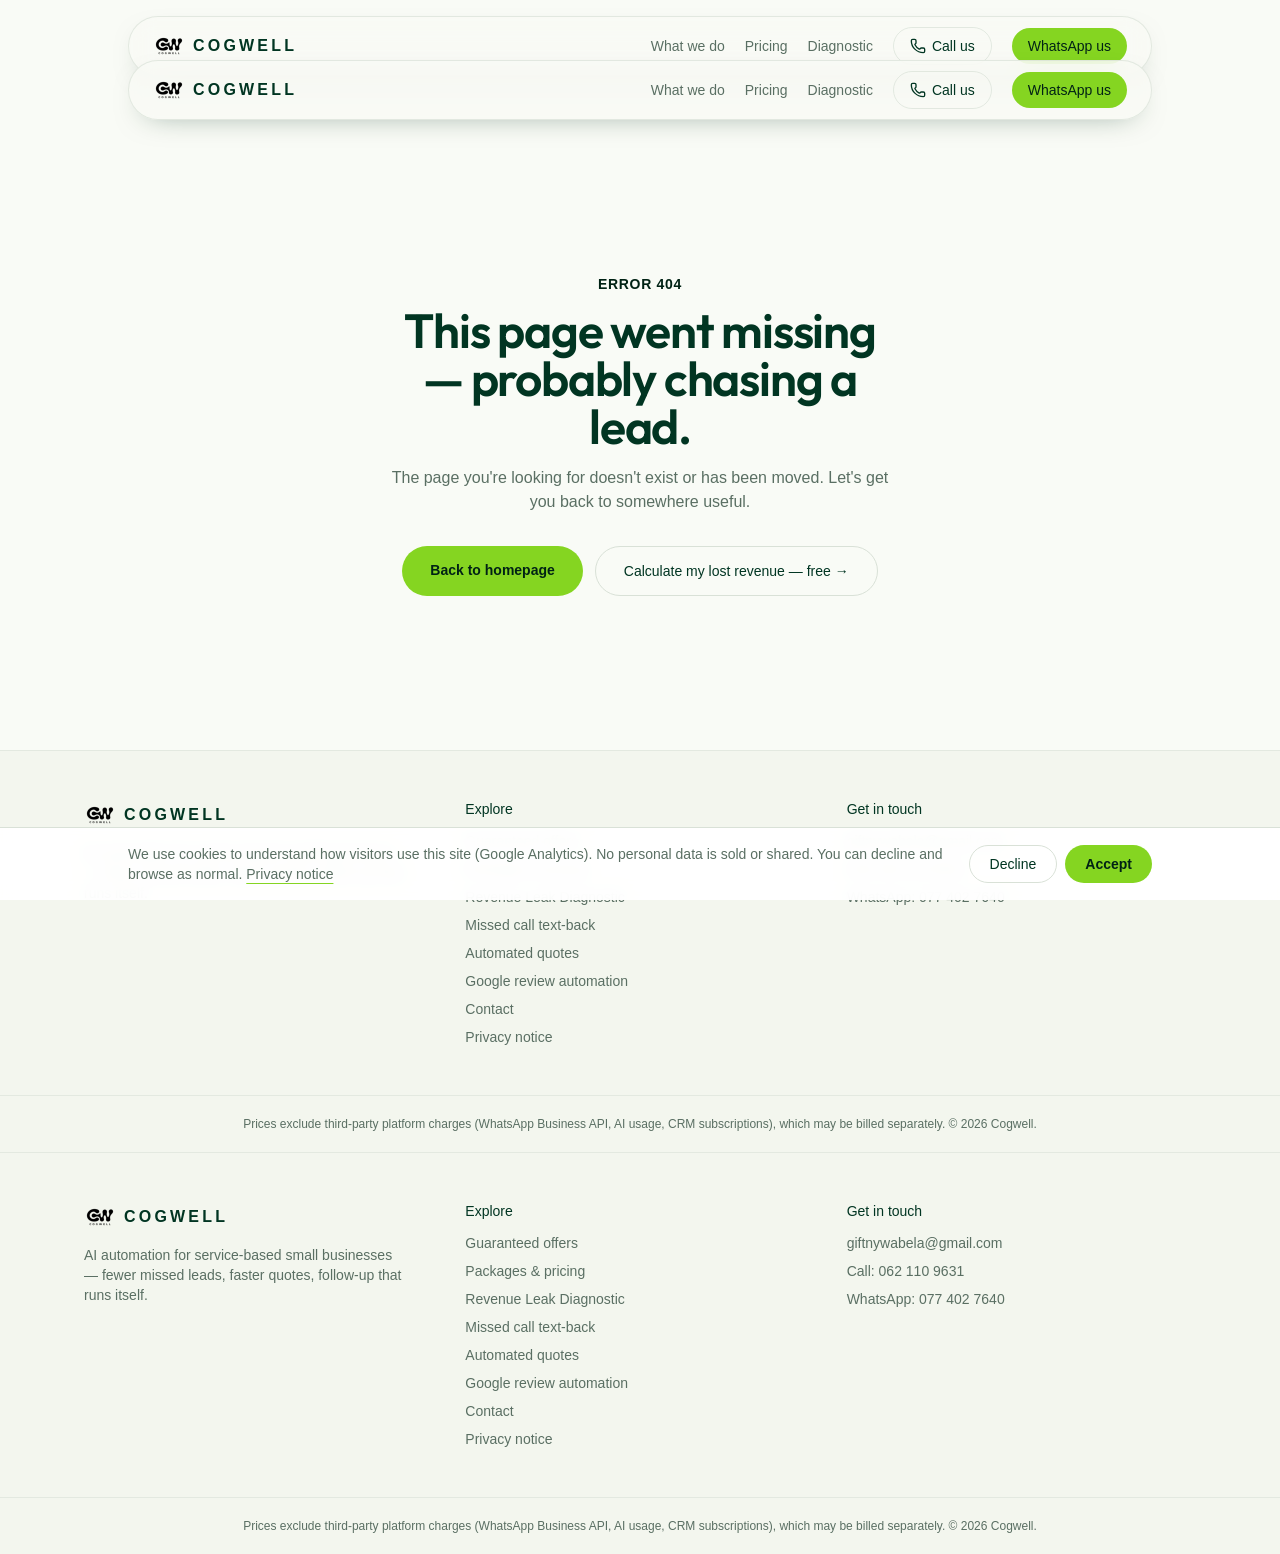
<file: contact/index.html>
<!--
  ============================================================
  CONTACT PAGE — cogwell.co.za/contact
  Auto-generated static build of the Cogwell website
  ============================================================
-->
<!doctype html>
<html lang="en-ZA">
  <head>
    <meta charset="utf-8" />
    <meta name="viewport" content="width=device-width, initial-scale=1" />
    <link
      rel="stylesheet"
      href="../assets/styles-B2eAZgFb.css"
      data-precedence="default"
    />
    <link
      rel="stylesheet"
      href="https://fonts.googleapis.com/css2?family=Outfit:wght@400;500;600;700;800&amp;display=swap"
      data-precedence="default"
    />
    <title>Contact Cogwell — AI Automation for Service Businesses</title>
    <meta name="author" content="Cogwell" />
    <meta name="description" content="Tell us how enquiries, quotes and follow-ups work in your business today, and we&#x27;ll show you where the revenue is leaking and what to automate first." />
    <meta property="og:title" content="Contact Cogwell — AI Automation for Service Businesses" />
    <meta property="og:description" content="Tell us how enquiries, quotes and follow-ups work in your business today, and we&#x27;ll show you where the revenue is leaking and what to automate first." />
    <meta property="og:type" content="website" />
    <meta name="twitter:card" content="summary_large_image" />
    <link rel="modulepreload" href="../assets/index-BEw6W9-A.js" />
    <link rel="modulepreload" href="../assets/site-content-CrilcjOk.js" />
    <link rel="modulepreload" href="../assets/contact-DMV-6IpH.js" />
    <link rel="modulepreload" href="../assets/LeadForm-COzXE7IF.js" />
    <link rel="icon" href="../favicon.png" type="image/png" />
    <link rel="preconnect" href="https://fonts.googleapis.com" />
    <link
      rel="preconnect"
      href="https://fonts.gstatic.com"
      crossorigin="anonymous"
    />
  
    <link rel="canonical" href="https://cogwell.co.za/contact" />
    <meta property="og:url" content="https://cogwell.co.za/contact" />
    <meta property="og:site_name" content="Cogwell" />
    <meta property="og:locale" content="en_ZA" />
      <script src="../assets/cogwell-extras.js" defer></script>
  </head>
  <body>
    <div class="flex min-h-screen flex-col">
      <header class="sticky top-4 z-40 px-4">
        <div class="mx-auto max-w-5xl">
          <div
            class="flex items-center justify-between gap-4 rounded-full border border-border/70 bg-background/80 px-4 py-2.5 shadow-[0_10px_30px_-18px_rgba(8,51,30,0.5)] backdrop-blur-md sm:px-6"
          >
            <a href="/" class="flex min-w-0 items-center gap-2"
              ><img
                src="[data-uri]"
                alt="Cogwell logo"
                class="h-8 w-8 shrink-0 object-contain"
              /><span
                class="truncate text-base font-semibold tracking-[0.2em] text-foreground"
                >COGWELL</span
              ></a
            >
            <nav class="flex items-center gap-3 sm:gap-5">
              <a
                href="/services"
                class="hidden text-sm text-muted-foreground transition-colors hover:text-foreground sm:inline"
                >What we do</a
              ><a
                href="/pricing"
                class="hidden text-sm text-muted-foreground transition-colors hover:text-foreground sm:inline"
                >Pricing</a
              ><a
                href="/diagnostic"
                class="hidden text-sm text-muted-foreground transition-colors hover:text-foreground sm:inline"
                >Diagnostic</a
              ><a
                href="tel:+27621109631"
                class="hidden items-center gap-1.5 rounded-full border border-border/70 px-4 py-2 text-sm font-medium text-foreground transition-colors hover:bg-secondary sm:inline-flex"
                ><svg
                  xmlns="http://www.w3.org/2000/svg"
                  width="24"
                  height="24"
                  viewBox="0 0 24 24"
                  fill="none"
                  stroke="currentColor"
                  stroke-width="2"
                  stroke-linecap="round"
                  stroke-linejoin="round"
                  class="lucide lucide-phone h-4 w-4"
                  aria-hidden="true"
                >
                  <path
                    d="M13.832 16.568a1 1 0 0 0 1.213-.303l.355-.465A2 2 0 0 1 17 15h3a2 2 0 0 1 2 2v3a2 2 0 0 1-2 2A18 18 0 0 1 2 4a2 2 0 0 1 2-2h3a2 2 0 0 1 2 2v3a2 2 0 0 1-.8 1.6l-.468.351a1 1 0 0 0-.292 1.233 14 14 0 0 0 6.392 6.384"
                  ></path></svg
                >Call us</a
              ><a
                href="https://wa.me/27774027640?text=Hi%20Cogwell!%20I&#x27;d%20like%20to%20find%20out%20where%20my%20business%20is%20losing%20revenue%20and%20how%20AI%20automation%20can%20help.%20Can%20we%20chat%3F"
                target="_blank"
                rel="noreferrer"
                class="rounded-full bg-accent px-4 py-2 text-sm font-medium text-accent-foreground transition-opacity hover:opacity-90"
                >WhatsApp us</a
              ><button
                type="button"
                aria-label="Open menu"
                aria-expanded="false"
                class="inline-flex h-9 w-9 items-center justify-center rounded-full border border-border/70 text-foreground transition-colors hover:bg-secondary sm:hidden"
              >
                <svg
                  xmlns="http://www.w3.org/2000/svg"
                  width="24"
                  height="24"
                  viewBox="0 0 24 24"
                  fill="none"
                  stroke="currentColor"
                  stroke-width="2"
                  stroke-linecap="round"
                  stroke-linejoin="round"
                  class="lucide lucide-menu h-4 w-4"
                  aria-hidden="true"
                >
                  <path d="M4 5h16"></path>
                  <path d="M4 12h16"></path>
                  <path d="M4 19h16"></path>
                </svg>
              </button>
            </nav>
          </div>
        </div>
      </header>
      <main class="flex-1">
        <!--$-->
        <section class="relative overflow-hidden px-5 py-20">
          <div
            aria-hidden="true"
            class="pointer-events-none absolute -right-24 top-0 h-72 w-72 rounded-[55%_45%_40%_60%/45%_55%_45%_55%] bg-accent/15 blur-2xl"
          ></div>
          <div class="relative mx-auto grid max-w-6xl gap-12 lg:grid-cols-2">
            <div>
              <h1 class="text-4xl font-semibold tracking-tight sm:text-5xl">
                Let&#x27;s find your leak
              </h1>
              <p class="mt-5 text-muted-foreground">
                Tell us how enquiries, quotes and follow-ups work today.
                We&#x27;ll come back with where the revenue is leaking and which
                system fixes it first — no pitch deck, just your numbers.
              </p>
              <dl class="mt-10 space-y-4 text-sm">
                <div>
                  <dt class="text-muted-foreground">Email</dt>
                  <dd class="font-medium">giftnywabela@gmail.com</dd>
                </div>
                <div>
                  <dt class="text-muted-foreground">Call</dt>
                  <dd class="font-medium">
                    <a
                      href="tel:+27621109631"
                      class="underline decoration-accent underline-offset-4 hover:text-accent-foreground"
                      >062 110 9631<!-- -->
                      — tap to call</a
                    >
                  </dd>
                </div>
                <div>
                  <dt class="text-muted-foreground">WhatsApp</dt>
                  <dd class="font-medium">
                    <a
                      href="https://wa.me/27774027640?text=Hi%20Cogwell!%20I&#x27;d%20like%20to%20find%20out%20where%20my%20business%20is%20losing%20revenue%20and%20how%20AI%20automation%20can%20help.%20Can%20we%20chat%3F"
                      target="_blank"
                      rel="noreferrer"
                      class="underline decoration-accent underline-offset-4 hover:text-accent-foreground"
                      >077 402 7640<!-- -->
                      — message us with one tap</a
                    >
                  </dd>
                </div>
              </dl>
              <div
                class="mt-10 space-y-3 rounded-[2rem] border border-border bg-secondary/50 p-6 text-sm text-muted-foreground"
              >
                <p class="font-medium text-foreground">Good to know</p>
                <p>
                  Every project can be bought as a once-off implementation or as
                  a monthly managed service. The once-off fee covers design,
                  setup, configuration, integrations, testing and launch; the
                  monthly fee covers hosting and automation management,
                  monitoring, maintenance, support, AI/API usage allowances and
                  optimisation.
                </p>
                <p>
                  Prices exclude third-party platform charges — WhatsApp
                  Business API, AI/API usage and CRM subscriptions may be billed
                  separately.
                </p>
                <p>
                  100% of any diagnostic fee is credited toward the system we
                  build for you.
                </p>
                <p>See <a href="/pricing" class="underline decoration-accent underline-offset-4 hover:text-accent-foreground">packages and pricing</a> or <a href="/services" class="underline decoration-accent underline-offset-4 hover:text-accent-foreground">the three guaranteed systems</a>.</p>
              </div>
            </div>
            <div class="rounded-[2rem] border border-border bg-card p-7 sm:p-9">
              <h2 class="text-lg font-semibold">Send us an enquiry</h2>
              <p class="mt-1 mb-6 text-sm text-muted-foreground">
                WhatsApp is the fastest way to reach us. We answer every form enquiry the same working day.
              </p>
              <form class="space-y-3 text-left">
                <input
                  type="text"
                  tabindex="-1"
                  autocomplete="off"
                  aria-hidden="true"
                  class="absolute left-[-9999px] h-0 w-0 opacity-0"
                  name="company_website"
                />
                <div class="grid gap-3 sm:grid-cols-2">
                  <input
                    required=""
                    placeholder="Your name"
                    class="w-full rounded-2xl border border-border bg-card px-4 py-3 text-sm text-foreground outline-none placeholder:text-muted-foreground focus:border-accent"
                    name="name"
                  /><input
                    type="email"
                    required=""
                    placeholder="Email address"
                    class="w-full rounded-2xl border border-border bg-card px-4 py-3 text-sm text-foreground outline-none placeholder:text-muted-foreground focus:border-accent"
                    name="email"
                  /><input
                    placeholder="Phone / WhatsApp"
                    class="w-full rounded-2xl border border-border bg-card px-4 py-3 text-sm text-foreground outline-none placeholder:text-muted-foreground focus:border-accent"
                    name="phone"
                  /><input
                    placeholder="Business name"
                    class="w-full rounded-2xl border border-border bg-card px-4 py-3 text-sm text-foreground outline-none placeholder:text-muted-foreground focus:border-accent"
                    name="business"
                  />
                </div>
                <select
                  name="interest"
                  class="w-full rounded-2xl border border-border bg-card px-4 py-3 text-sm text-foreground outline-none placeholder:text-muted-foreground focus:border-accent"
                >
                  <option value="" selected="">
                    What are you interested in?
                  </option>
                  <option>The Revenue Leak Diagnostic</option>
                  <option>The Never-Miss System</option>
                  <option>Quote-to-Close in 24 Hours</option>
                  <option>The Silent Revenue System</option>
                  <option>The Revenue Recovery System (bundle)</option>
                  <option>
                    A package (Basic / Standard / Professional / Premium)
                  </option>
                  <option>Not sure yet</option></select
                ><textarea
                  name="message"
                  rows="5"
                  placeholder="Tell us how enquiries, quotes and follow-ups work today."
                  class="w-full rounded-2xl border border-border bg-card px-4 py-3 text-sm text-foreground outline-none placeholder:text-muted-foreground focus:border-accent"
                ></textarea
                ><button
                  type="submit"
                  class="w-full rounded-full bg-accent px-6 py-3 text-sm font-semibold text-accent-foreground transition-opacity hover:opacity-90 disabled:opacity-60"
                >
                  Send enquiry
                </button>
              <p class="text-center text-xs text-muted-foreground">We only use your details to reply to you. <!-- --><a href="/privacy" class="underline decoration-accent underline-offset-4 hover:text-accent-foreground">Privacy notice</a></p></form>
            </div>
          </div>
        </section>
        <script>
          (function (a, f) {
            let l;
            try {
              l = JSON.parse(sessionStorage.getItem(a) || "{}");
            } catch {
              return;
            }
            const n = l?.[f || history.state?.__TSR_key];
            let c = !1;
            for (const t in n) {
              const e = n[t],
                o = e?.scrollX,
                s = e?.scrollY;
              if (Number.isFinite(o) && Number.isFinite(s)) {
                if (t === "window") (scrollTo(o, s), (c = !0));
                else if (t)
                  try {
                    const r = document.querySelector(t);
                    r && ((r.scrollLeft = o), (r.scrollTop = s));
                  } catch {}
              }
            }
            if (c) return;
            const i = location.hash.slice(1);
            if (i) {
              const t = history.state?.__hashScrollIntoViewOptions ?? !0;
              if (t) {
                const e = document.getElementById(i);
                e && e.scrollIntoView(t);
              }
              return;
            }
            scrollTo(0, 0);
          })("tsr-scroll-restoration-v1_3");
          document.currentScript.remove();
        </script>
        <!--/$-->
      </main>
      <footer class="border-t border-border/60 bg-secondary/50">
        <div class="mx-auto grid max-w-6xl gap-8 px-5 py-12 sm:grid-cols-3">
          <div>
            <div class="flex items-center gap-2">
              <img
                src="[data-uri]"
                alt="Cogwell logo"
                class="h-8 w-8 object-contain"
              /><span class="font-semibold tracking-[0.2em]">COGWELL</span>
            </div>
            <p class="mt-3 max-w-xs text-sm text-muted-foreground">
              AI automation for service-based small businesses — fewer missed leads, faster
              quotes, follow-up that runs itself.
            </p>
          </div>
          <div class="text-sm">
            <p class="font-medium">Explore</p>
            <ul class="mt-3 space-y-2 text-muted-foreground">
              <li>
                <a href="/services" class="hover:text-foreground"
                  >Guaranteed offers</a
                >
              </li>
              <li>
                <a href="/pricing" class="hover:text-foreground"
                  >Packages &amp; pricing</a
                >
              </li>
              <li>
                <a href="/diagnostic" class="hover:text-foreground"
                  >Revenue Leak Diagnostic</a
                >
              </li>
              <li>
                <a href="/missed-call-text-back" class="hover:text-foreground">Missed call text-back</a>
              </li>
              <li>
                <a href="/automated-quotes" class="hover:text-foreground">Automated quotes</a>
              </li>
              <li>
                <a href="/google-review-automation" class="hover:text-foreground">Google review automation</a>
              </li>
              <li>
                <a
                  class="hover:text-foreground active"
                  href="/contact"
                  data-status="active"
                  aria-current="page"
                  >Contact</a
                >
              </li>
              <li><a href="/privacy" class="hover:text-foreground">Privacy notice</a></li>
            </ul>
          </div>
          <div class="text-sm">
            <p class="font-medium">Get in touch</p>
            <ul class="mt-3 space-y-2 text-muted-foreground">
              <li>giftnywabela@gmail.com</li>
              <li>
                <a href="tel:+27621109631" class="hover:text-foreground"
                  >Call:
                  <!-- -->062 110 9631</a
                >
              </li>
              <li>
                <a
                  href="https://wa.me/27774027640?text=Hi%20Cogwell!%20I&#x27;d%20like%20to%20find%20out%20where%20my%20business%20is%20losing%20revenue%20and%20how%20AI%20automation%20can%20help.%20Can%20we%20chat%3F"
                  target="_blank"
                  rel="noreferrer"
                  class="hover:text-foreground"
                  >WhatsApp:
                  <!-- -->077 402 7640</a
                >
              </li>
            </ul>
          </div>
        </div>
        <div
          class="border-t border-border/60 px-5 py-5 text-center text-xs text-muted-foreground"
        >
          Prices exclude third-party platform charges (WhatsApp Business API, AI
          usage, CRM subscriptions), which may be billed separately. ©
          <!-- -->2026<!-- -->
          Cogwell.
        </div>
      </footer>
    </div>
    <script class="$tsr" id="$tsr-stream-barrier">
      (self.$R = self.$R || {})["tsr"] = [];
      self.$_TSR = {
        h() {
          ((this.hydrated = !0), this.c());
        },
        e() {
          ((this.streamEnded = !0), this.c());
        },
        c() {
          this.hydrated &&
            this.streamEnded &&
            (delete self.$_TSR, delete self.$R.tsr);
        },
        p(e) {
          this.initialized ? e() : this.buffer.push(e);
        },
        buffer: [],
      };
      $_TSR.router = (($R) =>
        ($R[0] = {
          manifest: ($R[1] = {
            routes: ($R[2] = {
              __root__: ($R[3] = {
                preloads: ($R[4] = [
                  "/assets/index-BEw6W9-A.js",
                  "/assets/site-content-CrilcjOk.js",
                ]),
                scripts: ($R[5] = [
                  ($R[6] = {
                    attrs: ($R[7] = {
                      type: "module",
                      async: !0,
                      src: "/assets/index-BEw6W9-A.js",
                    }),
                  }),
                ]),
              }),
              "/contact": ($R[8] = {
                preloads: ($R[9] = [
                  "/assets/contact-DMV-6IpH.js",
                  "/assets/LeadForm-COzXE7IF.js",
                ]),
              }),
            }),
          }),
          matches: ($R[10] = [
            ($R[11] = {
              i: "__root__ ",
              u: 1789043881605,
              s: "success",
              ssr: !0,
            }),
            ($R[12] = {
              i: " contact contact",
              u: 1789043881609,
              s: "success",
              ssr: !0,
            }),
          ]),
          lastMatchId: " contact contact",
        }))($R["tsr"]);
      $_TSR.e();
      document.currentScript.remove();
    </script>
    <script type="module" async="" src="../assets/index-BEw6W9-A.js"></script>
  </body>
</html>
</file>
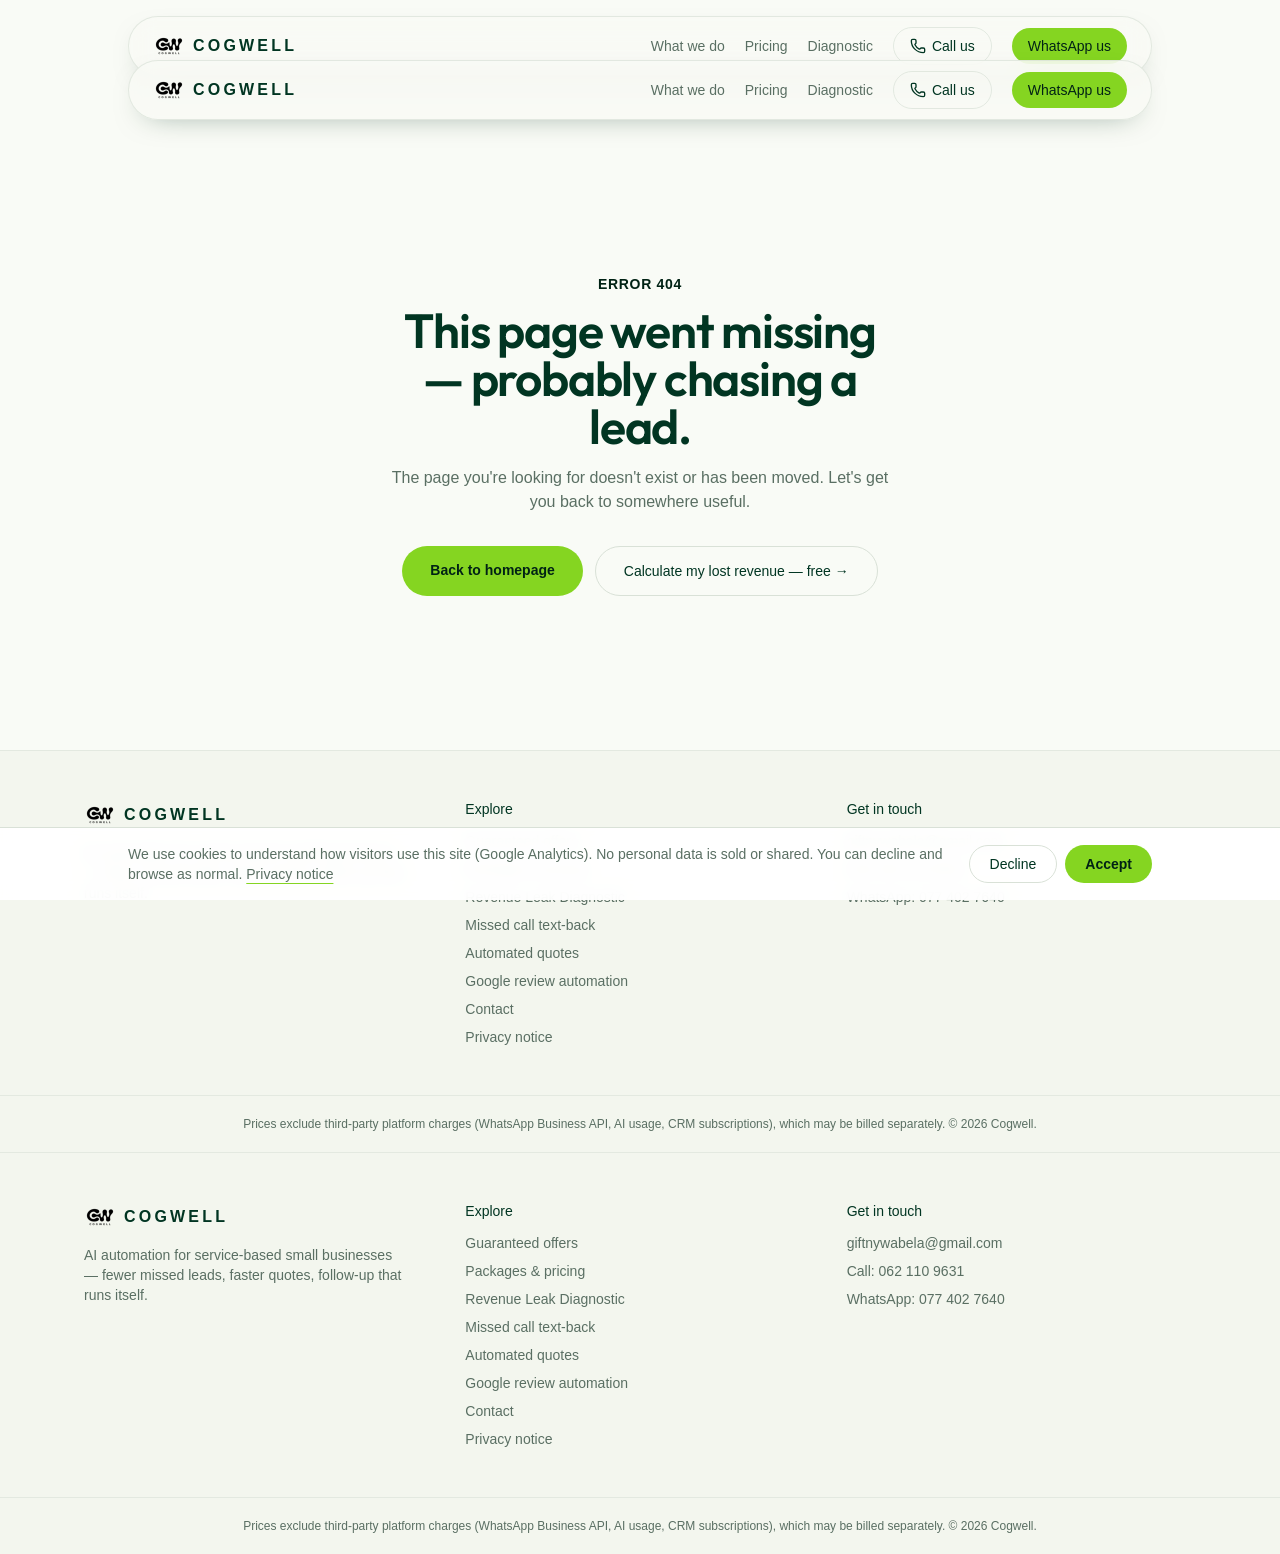
<file: diagnostic/index.html>
<!--
  ============================================================
  REVENUE LEAK DIAGNOSTIC PAGE (calculator) — cogwell.co.za/diagnostic
  Auto-generated static build of the Cogwell website
  ============================================================
-->
<!doctype html>
<html lang="en-ZA">
  <head>
    <meta charset="utf-8" />
    <meta name="viewport" content="width=device-width, initial-scale=1" />
    <link
      rel="stylesheet"
      href="../assets/styles-B2eAZgFb.css"
      data-precedence="default"
    />
    <link
      rel="stylesheet"
      href="https://fonts.googleapis.com/css2?family=Outfit:wght@400;500;600;700;800&amp;display=swap"
      data-precedence="default"
    />
    <title>Missed Call Cost Calculator: Your Lost Revenue | Cogwell</title>
    <meta name="author" content="Cogwell" />
    <meta name="description" content="Missed calls, slow quotes and forgotten follow-ups can cost a service business R30,000-R100,000+ a year. Use the free calculator or get a report from R197." />
    <meta property="og:title" content="Missed Call Cost Calculator: Your Lost Revenue | Cogwell" />
    <meta property="og:description" content="Missed calls, slow quotes and forgotten follow-ups can cost a service business R30,000-R100,000+ a year. Use the free calculator or get a report from R197." />
    <meta property="og:type" content="website" />
    <meta name="twitter:card" content="summary_large_image" />
    <link rel="modulepreload" href="../assets/index-BEw6W9-A.js" />
    <link rel="modulepreload" href="../assets/site-content-CrilcjOk.js" />
    <link rel="modulepreload" href="../assets/diagnostic-gBwPRGih.js" />
    <link rel="modulepreload" href="../assets/LeadForm-COzXE7IF.js" />
    <link rel="icon" href="../favicon.png" type="image/png" />
    <link rel="preconnect" href="https://fonts.googleapis.com" />
    <link
      rel="preconnect"
      href="https://fonts.gstatic.com"
      crossorigin="anonymous"
    />
  
    <link rel="canonical" href="https://cogwell.co.za/diagnostic" />
    <meta property="og:url" content="https://cogwell.co.za/diagnostic" />
    <meta property="og:site_name" content="Cogwell" />
    <meta property="og:locale" content="en_ZA" />
    <script type="application/ld+json">{"@context": "https://schema.org", "@type": "FAQPage", "mainEntity": [{"@type": "Question", "name": "Is this really paid, or a consultation in disguise?", "acceptedAnswer": {"@type": "Answer", "text": "It's genuinely paid, and genuinely a real audit — not a pitch meeting. We built it this way on purpose: it keeps us honest about the time we put in, and it filters for owners who are serious about fixing the leak."}}, {"@type": "Question", "name": "What if you don't find much to fix?", "acceptedAnswer": {"@type": "Answer", "text": "Then you'll know that too — and you've lost nothing, because of the guarantee above."}}, {"@type": "Question", "name": "What do I need to provide?", "acceptedAnswer": {"@type": "Answer", "text": "Rough access to your call log, quote turnaround times, and customer list. Nothing technical — we'll tell you exactly what to pull."}}, {"@type": "Question", "name": "Does this commit me to buying anything after?", "acceptedAnswer": {"@type": "Answer", "text": "No. You keep the report either way. Most people choose to fix what we find, but there's no obligation."}}, {"@type": "Question", "name": "How is this different from a free quote from another agency?", "acceptedAnswer": {"@type": "Answer", "text": "A free quote is a sales pitch wearing an audit's clothes. This is the audit — done first, paid for honestly, with no strings attached to what happens next."}}]}</script>
      <script src="../assets/cogwell-extras.js" defer></script>
  </head>
  <body>
    <div class="flex min-h-screen flex-col">
      <header class="sticky top-4 z-40 px-4">
        <div class="mx-auto max-w-5xl">
          <div
            class="flex items-center justify-between gap-4 rounded-full border border-border/70 bg-background/80 px-4 py-2.5 shadow-[0_10px_30px_-18px_rgba(8,51,30,0.5)] backdrop-blur-md sm:px-6"
          >
            <a href="/" class="flex min-w-0 items-center gap-2"
              ><img
                src="[data-uri]"
                alt="Cogwell logo"
                class="h-8 w-8 shrink-0 object-contain"
              /><span
                class="truncate text-base font-semibold tracking-[0.2em] text-foreground"
                >COGWELL</span
              ></a
            >
            <nav class="flex items-center gap-3 sm:gap-5">
              <a
                href="/services"
                class="hidden text-sm text-muted-foreground transition-colors hover:text-foreground sm:inline"
                >What we do</a
              ><a
                href="/pricing"
                class="hidden text-sm text-muted-foreground transition-colors hover:text-foreground sm:inline"
                >Pricing</a
              ><a
                class="hidden text-sm text-muted-foreground transition-colors hover:text-foreground sm:inline hidden sm:inline text-sm text-foreground font-medium"
                href="/diagnostic"
                data-status="active"
                aria-current="page"
                >Diagnostic</a
              ><a
                href="tel:+27621109631"
                class="hidden items-center gap-1.5 rounded-full border border-border/70 px-4 py-2 text-sm font-medium text-foreground transition-colors hover:bg-secondary sm:inline-flex"
                ><svg
                  xmlns="http://www.w3.org/2000/svg"
                  width="24"
                  height="24"
                  viewBox="0 0 24 24"
                  fill="none"
                  stroke="currentColor"
                  stroke-width="2"
                  stroke-linecap="round"
                  stroke-linejoin="round"
                  class="lucide lucide-phone h-4 w-4"
                  aria-hidden="true"
                >
                  <path
                    d="M13.832 16.568a1 1 0 0 0 1.213-.303l.355-.465A2 2 0 0 1 17 15h3a2 2 0 0 1 2 2v3a2 2 0 0 1-2 2A18 18 0 0 1 2 4a2 2 0 0 1 2-2h3a2 2 0 0 1 2 2v3a2 2 0 0 1-.8 1.6l-.468.351a1 1 0 0 0-.292 1.233 14 14 0 0 0 6.392 6.384"
                  ></path></svg
                >Call us</a
              ><a
                href="https://wa.me/27774027640?text=Hi%20Cogwell!%20I&#x27;d%20like%20to%20find%20out%20where%20my%20business%20is%20losing%20revenue%20and%20how%20AI%20automation%20can%20help.%20Can%20we%20chat%3F"
                target="_blank"
                rel="noreferrer"
                class="rounded-full bg-accent px-4 py-2 text-sm font-medium text-accent-foreground transition-opacity hover:opacity-90"
                >WhatsApp us</a
              ><button
                type="button"
                aria-label="Open menu"
                aria-expanded="false"
                class="inline-flex h-9 w-9 items-center justify-center rounded-full border border-border/70 text-foreground transition-colors hover:bg-secondary sm:hidden"
              >
                <svg
                  xmlns="http://www.w3.org/2000/svg"
                  width="24"
                  height="24"
                  viewBox="0 0 24 24"
                  fill="none"
                  stroke="currentColor"
                  stroke-width="2"
                  stroke-linecap="round"
                  stroke-linejoin="round"
                  class="lucide lucide-menu h-4 w-4"
                  aria-hidden="true"
                >
                  <path d="M4 5h16"></path>
                  <path d="M4 12h16"></path>
                  <path d="M4 19h16"></path>
                </svg>
              </button>
            </nav>
          </div>
        </div>
      </header>
      <main class="flex-1">
        <!--$-->
        <section class="px-5 py-20">
          <div class="mx-auto max-w-6xl">
            <div class="mx-auto max-w-3xl text-center">
              <h1 class="text-4xl font-semibold tracking-tight sm:text-5xl">
                How much are missed calls and slow quotes costing you?
              </h1>
              <p class="mt-5 text-muted-foreground">
                Missed calls, slow quotes and forgotten follow-ups quietly cost
                service businesses R30,000–R100,000+ a year. Most owners have no
                idea how much — until they see the number.
              </p>
            </div>
            <div class="mt-12 grid gap-6 lg:grid-cols-2">
              <div
                class="rounded-[2rem] border border-border bg-card p-7 sm:p-9"
              >
                <p
                  class="text-xs font-semibold uppercase tracking-wider text-muted-foreground"
                >
                  Revenue Leak Calculator
                </p>
                <h2 class="mt-2 text-2xl font-semibold tracking-tight">
                  See your real number in 10 seconds
                </h2>
                <p class="mt-2 text-sm text-muted-foreground">
                  Plug in your own numbers — no email required to see the
                  estimate.
                </p>
                <div class="mt-6 space-y-4">
                  <div>
                    <label
                      class="mb-1.5 block text-sm font-medium"
                      for="calc-frequency"
                      >How often do you get enquiries/calls?</label
                    >
                    <div class="flex gap-2">
                      <button
                        type="button"
                        class="flex-1 rounded-2xl border px-4 py-2.5 text-sm font-medium transition-colors border-accent bg-accent/10 text-accent-foreground"
                        aria-pressed="true"
                      >
                        Per
                        <!-- -->week</button
                      ><button
                        type="button"
                        class="flex-1 rounded-2xl border px-4 py-2.5 text-sm font-medium transition-colors border-border bg-background text-muted-foreground hover:bg-secondary"
                        aria-pressed="false"
                      >
                        Per
                        <!-- -->month
                      </button>
                    </div>
                  </div>
                  <div class="grid gap-4 sm:grid-cols-2">
                    <div>
                      <label
                        class="mb-1.5 block text-sm font-medium"
                        for="calc-total-calls"
                        >Enquiries/calls per
                        <!-- -->week</label
                      ><input
                        id="calc-total-calls"
                        type="number"
                        inputmode="numeric"
                        min="0"
                        class="w-full rounded-2xl border border-border bg-card px-4 py-3 text-sm text-foreground outline-none placeholder:text-muted-foreground focus:border-accent"
                        placeholder="e.g. 40"
                        value="40"
                      />
                    </div>
                    <div>
                      <label
                        class="mb-1.5 block text-sm font-medium"
                        for="calc-missed-calls"
                        >Of those, how many are missed or unanswered?</label
                      ><input
                        id="calc-missed-calls"
                        type="number"
                        inputmode="numeric"
                        min="0"
                        class="w-full rounded-2xl border border-border bg-card px-4 py-3 text-sm text-foreground outline-none placeholder:text-muted-foreground focus:border-accent"
                        placeholder="e.g. 8"
                        value="8"
                      />
                    </div>
                  </div>
                  <div>
                    <label
                      class="mb-1.5 block text-sm font-medium"
                      for="calc-job-value"
                      >Average value of a booked job (R)</label
                    ><input
                      id="calc-job-value"
                      type="number"
                      inputmode="numeric"
                      min="0"
                      class="w-full rounded-2xl border border-border bg-card px-4 py-3 text-sm text-foreground outline-none placeholder:text-muted-foreground focus:border-accent"
                      placeholder="e.g. 850"
                      value="850"
                    />
                  </div>
                </div>
              </div>
              <div class="space-y-6">
                <div class="grid gap-4 sm:grid-cols-2">
                  <div class="rounded-[2rem] border border-border bg-card p-6">
                    <p class="text-sm font-medium">Light Diagnostic</p>
                    <p class="mt-2 text-2xl font-semibold">R197</p>
                    <p class="mt-3 text-sm text-muted-foreground">
                      Self-serve data pull + written summary report, delivered
                      within 48 hours.
                    </p>
                  </div>
                  <div class="rounded-[2rem] border border-accent bg-card p-6">
                    <p class="text-sm font-medium">Hands-On Diagnostic ⭐</p>
                    <p class="mt-2 text-2xl font-semibold">R697</p>
                    <p class="mt-3 text-sm text-muted-foreground">
                      Live 20-minute delivery call, full leak breakdown and
                      personalised recommendations, delivered within 24 hours.
                    </p>
                  </div>
                </div>
                <div
                  class="rounded-[2rem] border border-accent/40 bg-accent/10 p-6 text-sm"
                >
                  <p>
                    <span class="font-semibold">Guarantee:</span> if we
                    don&#x27;t identify at least R5,000 in leaking revenue, your
                    diagnostic is free — no argument, no fine print.
                  </p>
                  <p class="mt-2">
                    <span class="font-semibold">Credit:</span> 100% of your
                    diagnostic fee is credited toward any system we build for
                    you afterwards.
                  </p>
                </div>
                <div id="start-diagnostic" style="scroll-margin-top:7rem" class="rounded-[2rem] border border-border bg-card p-6"><p class="text-sm font-medium">Book my diagnostic (R197 or R697)</p>
                  <p class="mt-1 mb-4 text-xs text-muted-foreground">
                    We charge for this because it takes real analyst time to
                    produce — and because it filters for owners who are serious
                    about fixing the leak.
                  </p>
                  <form class="space-y-3 text-left">
                    <input
                      type="text"
                      tabindex="-1"
                      autocomplete="off"
                      aria-hidden="true"
                      class="absolute left-[-9999px] h-0 w-0 opacity-0"
                      name="company_website"
                    />
                    <div class="space-y-3">
                      <input
                        required=""
                        placeholder="Your name"
                        class="w-full rounded-2xl border border-border bg-card px-4 py-3 text-sm text-foreground outline-none placeholder:text-muted-foreground focus:border-accent"
                        name="name"
                      /><input
                        type="email"
                        required=""
                        placeholder="Email address"
                        class="w-full rounded-2xl border border-border bg-card px-4 py-3 text-sm text-foreground outline-none placeholder:text-muted-foreground focus:border-accent"
                        name="email"
                      /><input
                        placeholder="Phone / WhatsApp"
                        class="w-full rounded-2xl border border-border bg-card px-4 py-3 text-sm text-foreground outline-none placeholder:text-muted-foreground focus:border-accent"
                        name="phone"
                      /><select name="interest" required="" aria-label="Which diagnostic?" class="w-full rounded-2xl border border-border bg-card px-4 py-3 text-sm text-foreground outline-none placeholder:text-muted-foreground focus:border-accent"><option value="" disabled="" selected="">Which diagnostic?</option><option value="Light Diagnostic (R197)">Light Diagnostic: R197</option><option value="Hands-On Diagnostic (R697)">Hands-On Diagnostic: R697</option></select>
                    </div>
                    <button
                      type="submit"
                      class="w-full rounded-full bg-accent px-6 py-3 text-sm font-semibold text-accent-foreground transition-opacity hover:opacity-90 disabled:opacity-60"
                    >
                      Book my diagnostic →
                    </button>
                    <p class="text-center text-xs text-muted-foreground">
                      Pick a diagnostic and send your details. We reply with payment details. No sales pitch.
                    </p>
                  <p class="text-center text-xs text-muted-foreground">We only use your details to reply to you. <!-- --><a href="/privacy" class="underline decoration-accent underline-offset-4 hover:text-accent-foreground">Privacy notice</a></p></form>
                </div>
              </div>
            </div>
          </div>
        </section>
        <section class="border-t border-border/60 bg-secondary/40 px-5 py-20">
          <div class="mx-auto max-w-3xl">
            <h2 class="text-3xl font-semibold tracking-tight sm:text-4xl">
              Questions, answered
            </h2>
            <div class="mt-8 space-y-4">
              <div class="rounded-[2rem] border border-border bg-card p-6">
                <p class="font-medium">
                  Is this really paid, or a consultation in disguise?
                </p>
                <p class="mt-2 text-sm text-muted-foreground">
                  It&#x27;s genuinely paid, and genuinely a real audit — not a
                  pitch meeting. We built it this way on purpose: it keeps us
                  honest about the time we put in, and it filters for owners who
                  are serious about fixing the leak.
                </p>
              </div>
              <div class="rounded-[2rem] border border-border bg-card p-6">
                <p class="font-medium">
                  What if you don&#x27;t find much to fix?
                </p>
                <p class="mt-2 text-sm text-muted-foreground">
                  Then you&#x27;ll know that too — and you&#x27;ve lost nothing,
                  because of the guarantee above.
                </p>
              </div>
              <div class="rounded-[2rem] border border-border bg-card p-6">
                <p class="font-medium">What do I need to provide?</p>
                <p class="mt-2 text-sm text-muted-foreground">
                  Rough access to your call log, quote turnaround times, and
                  customer list. Nothing technical — we&#x27;ll tell you exactly
                  what to pull.
                </p>
              </div>
              <div class="rounded-[2rem] border border-border bg-card p-6">
                <p class="font-medium">
                  Does this commit me to buying anything after?
                </p>
                <p class="mt-2 text-sm text-muted-foreground">
                  No. You keep the report either way. Most people choose to fix
                  what we find, but there&#x27;s no obligation.
                </p>
              </div>
              <div class="rounded-[2rem] border border-border bg-card p-6">
                <p class="font-medium">
                  How is this different from a free quote from another agency?
                </p>
                <p class="mt-2 text-sm text-muted-foreground">
                  A free quote is a sales pitch wearing an audit&#x27;s clothes.
                  This is the audit — done first, paid for honestly, with no
                  strings attached to what happens next.
                </p>
              </div>
            </div>
            <p class="mt-8 text-sm text-muted-foreground">
              Want this fixed? <a href="/services" class="underline decoration-accent underline-offset-4 hover:text-accent-foreground">See the three guaranteed systems</a> or <a href="/pricing" class="underline decoration-accent underline-offset-4 hover:text-accent-foreground">packages and pricing</a>.
            </p>
          </div>
        </section>
        <script>
          (function (a, f) {
            let l;
            try {
              l = JSON.parse(sessionStorage.getItem(a) || "{}");
            } catch {
              return;
            }
            const n = l?.[f || history.state?.__TSR_key];
            let c = !1;
            for (const t in n) {
              const e = n[t],
                o = e?.scrollX,
                s = e?.scrollY;
              if (Number.isFinite(o) && Number.isFinite(s)) {
                if (t === "window") (scrollTo(o, s), (c = !0));
                else if (t)
                  try {
                    const r = document.querySelector(t);
                    r && ((r.scrollLeft = o), (r.scrollTop = s));
                  } catch {}
              }
            }
            if (c) return;
            const i = location.hash.slice(1);
            if (i) {
              const t = history.state?.__hashScrollIntoViewOptions ?? !0;
              if (t) {
                const e = document.getElementById(i);
                e && e.scrollIntoView(t);
              }
              return;
            }
            scrollTo(0, 0);
          })("tsr-scroll-restoration-v1_3");
          document.currentScript.remove();
        </script>
        <!--/$-->
      </main>
      <footer class="border-t border-border/60 bg-secondary/50">
        <div class="mx-auto grid max-w-6xl gap-8 px-5 py-12 sm:grid-cols-3">
          <div>
            <div class="flex items-center gap-2">
              <img
                src="[data-uri]"
                alt="Cogwell logo"
                class="h-8 w-8 object-contain"
              /><span class="font-semibold tracking-[0.2em]">COGWELL</span>
            </div>
            <p class="mt-3 max-w-xs text-sm text-muted-foreground">
              AI automation for service-based small businesses — fewer missed leads, faster
              quotes, follow-up that runs itself.
            </p>
          </div>
          <div class="text-sm">
            <p class="font-medium">Explore</p>
            <ul class="mt-3 space-y-2 text-muted-foreground">
              <li>
                <a href="/services" class="hover:text-foreground"
                  >Guaranteed offers</a
                >
              </li>
              <li>
                <a href="/pricing" class="hover:text-foreground"
                  >Packages &amp; pricing</a
                >
              </li>
              <li>
                <a
                  class="hover:text-foreground active"
                  href="/diagnostic"
                  data-status="active"
                  aria-current="page"
                  >Revenue Leak Diagnostic</a
                >
              </li>
              <li>
                <a href="/missed-call-text-back" class="hover:text-foreground">Missed call text-back</a>
              </li>
              <li>
                <a href="/automated-quotes" class="hover:text-foreground">Automated quotes</a>
              </li>
              <li>
                <a href="/google-review-automation" class="hover:text-foreground">Google review automation</a>
              </li>
              <li>
                <a href="/contact" class="hover:text-foreground">Contact</a>
              </li>
              <li><a href="/privacy" class="hover:text-foreground">Privacy notice</a></li>
            </ul>
          </div>
          <div class="text-sm">
            <p class="font-medium">Get in touch</p>
            <ul class="mt-3 space-y-2 text-muted-foreground">
              <li>giftnywabela@gmail.com</li>
              <li>
                <a href="tel:+27621109631" class="hover:text-foreground"
                  >Call:
                  <!-- -->062 110 9631</a
                >
              </li>
              <li>
                <a
                  href="https://wa.me/27774027640?text=Hi%20Cogwell!%20I&#x27;d%20like%20to%20find%20out%20where%20my%20business%20is%20losing%20revenue%20and%20how%20AI%20automation%20can%20help.%20Can%20we%20chat%3F"
                  target="_blank"
                  rel="noreferrer"
                  class="hover:text-foreground"
                  >WhatsApp:
                  <!-- -->077 402 7640</a
                >
              </li>
            </ul>
          </div>
        </div>
        <div
          class="border-t border-border/60 px-5 py-5 text-center text-xs text-muted-foreground"
        >
          Prices exclude third-party platform charges (WhatsApp Business API, AI
          usage, CRM subscriptions), which may be billed separately. ©
          <!-- -->2026<!-- -->
          Cogwell.
        </div>
      </footer>
    </div>
    <script class="$tsr" id="$tsr-stream-barrier">
      (self.$R = self.$R || {})["tsr"] = [];
      self.$_TSR = {
        h() {
          ((this.hydrated = !0), this.c());
        },
        e() {
          ((this.streamEnded = !0), this.c());
        },
        c() {
          this.hydrated &&
            this.streamEnded &&
            (delete self.$_TSR, delete self.$R.tsr);
        },
        p(e) {
          this.initialized ? e() : this.buffer.push(e);
        },
        buffer: [],
      };
      $_TSR.router = (($R) =>
        ($R[0] = {
          manifest: ($R[1] = {
            routes: ($R[2] = {
              __root__: ($R[3] = {
                preloads: ($R[4] = [
                  "/assets/index-BEw6W9-A.js",
                  "/assets/site-content-CrilcjOk.js",
                ]),
                scripts: ($R[5] = [
                  ($R[6] = {
                    attrs: ($R[7] = {
                      type: "module",
                      async: !0,
                      src: "/assets/index-BEw6W9-A.js",
                    }),
                  }),
                ]),
              }),
              "/diagnostic": ($R[8] = {
                preloads: ($R[9] = [
                  "/assets/diagnostic-gBwPRGih.js",
                  "/assets/LeadForm-COzXE7IF.js",
                ]),
              }),
            }),
          }),
          matches: ($R[10] = [
            ($R[11] = {
              i: "__root__ ",
              u: 1789043881635,
              s: "success",
              ssr: !0,
            }),
            ($R[12] = {
              i: " diagnostic diagnostic",
              u: 1789043881641,
              s: "success",
              ssr: !0,
            }),
          ]),
          lastMatchId: " diagnostic diagnostic",
        }))($R["tsr"]);
      $_TSR.e();
      document.currentScript.remove();
    </script>
    <script type="module" async="" src="../assets/index-BEw6W9-A.js"></script>
  </body>
</html>
</file>
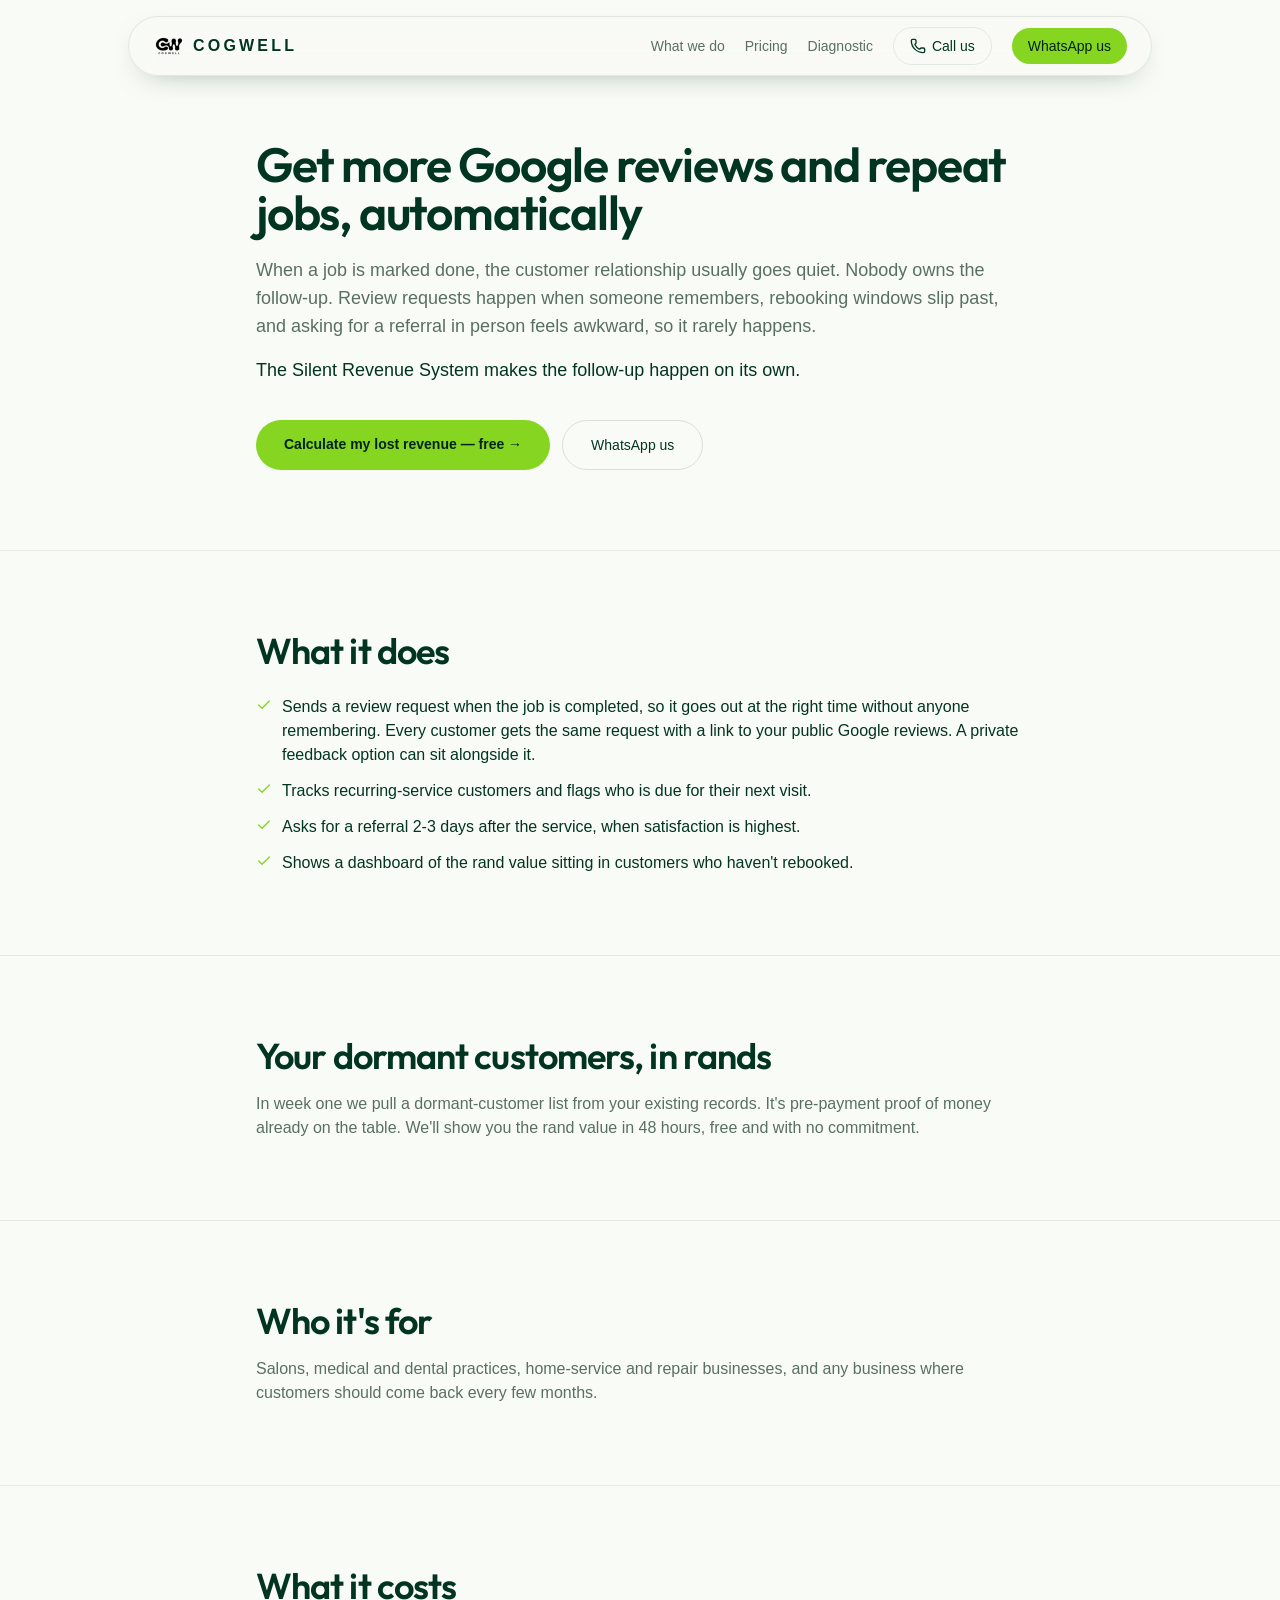
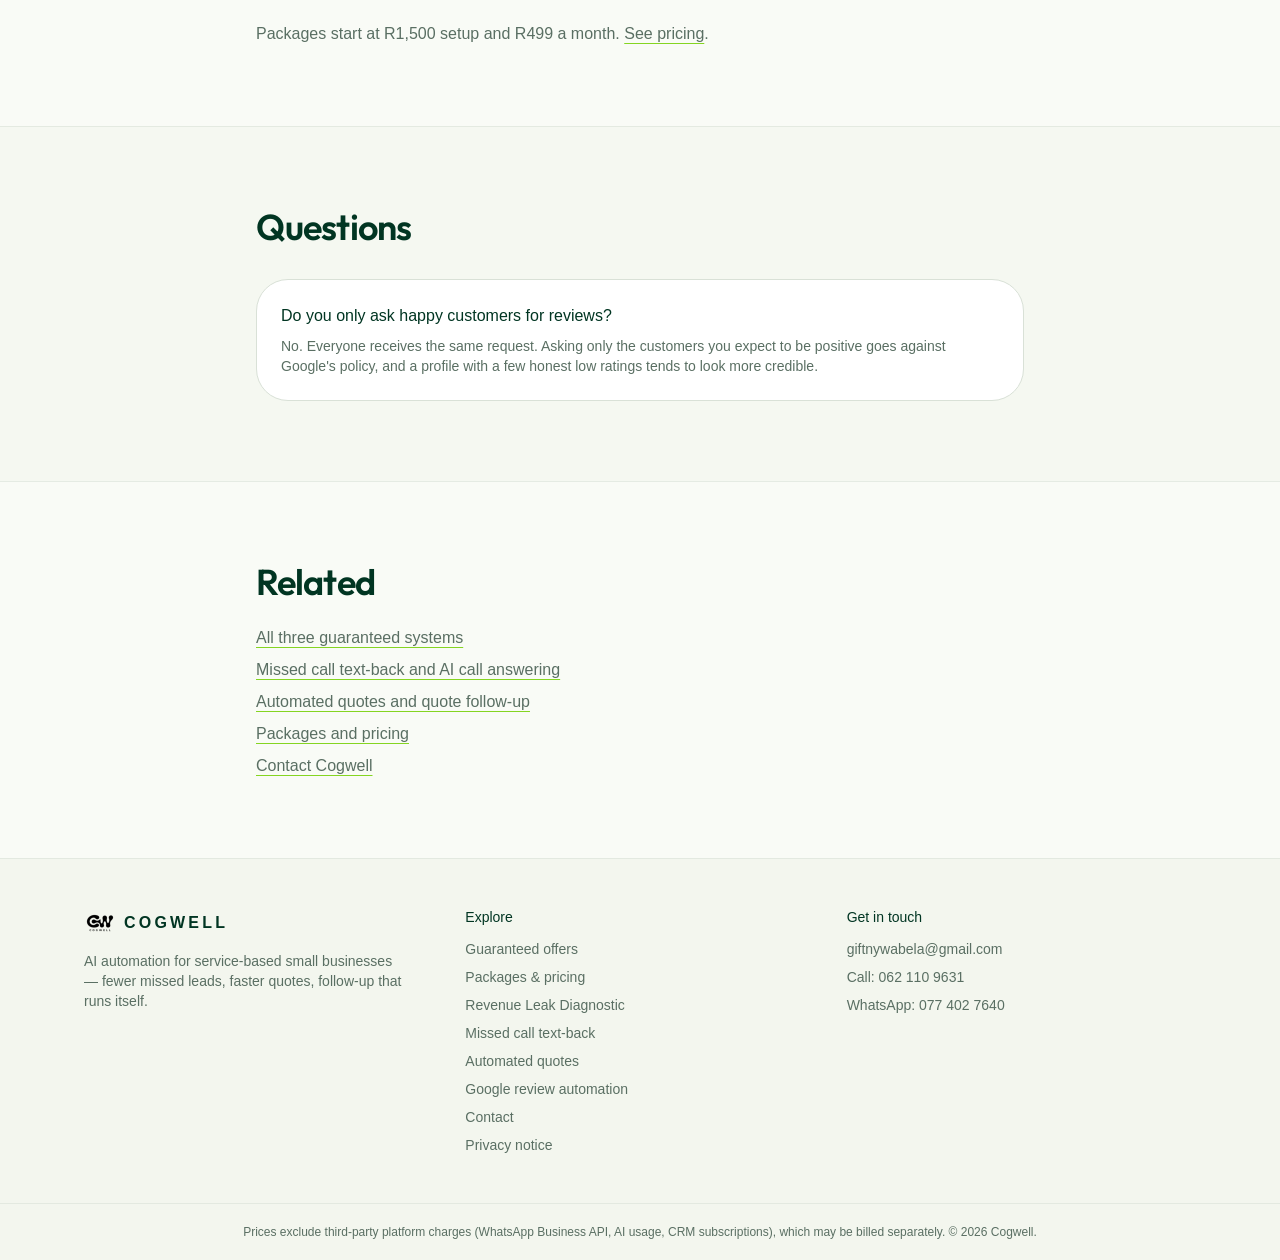
<file: google-review-automation/index.html>
<!doctype html>
<html lang="en-ZA">
  <head>
    <meta charset="utf-8" />
    <meta name="viewport" content="width=device-width, initial-scale=1" />
    <link rel="stylesheet" href="../assets/styles-B2eAZgFb.css" />
    <link rel="stylesheet" href="https://fonts.googleapis.com/css2?family=Outfit:wght@400;500;600;700;800&amp;display=swap" />
    <title>Automated Google Review Requests &amp; Rebooking | Cogwell</title>
    <meta name="author" content="Cogwell" />
    <meta name="description" content="Turn finished jobs into Google reviews, rebookings and referrals automatically. Review requests, rebooking reminders and referral asks for service businesses." />
    <meta property="og:title" content="Automated Google Review Requests &amp; Rebooking | Cogwell" />
    <meta property="og:description" content="Turn finished jobs into Google reviews, rebookings and referrals automatically. Review requests, rebooking reminders and referral asks for service businesses." />
    <meta property="og:type" content="website" />
    <meta name="twitter:card" content="summary_large_image" />
    <link rel="icon" href="../favicon.png" type="image/png" />
    <link rel="preconnect" href="https://fonts.googleapis.com" />
    <link rel="preconnect" href="https://fonts.gstatic.com" crossorigin="anonymous" />
    <link rel="canonical" href="https://cogwell.co.za/google-review-automation" />
    <meta property="og:url" content="https://cogwell.co.za/google-review-automation" />
    <meta property="og:site_name" content="Cogwell" />
    <meta property="og:locale" content="en_ZA" />
    <script type="application/ld+json">{"@context": "https://schema.org", "@graph": [{"@type": "Service", "name": "The Silent Revenue System: automated Google review requests, rebooking and referrals", "description": "Turn finished jobs into Google reviews, rebookings and referrals automatically. Review requests, rebooking reminders and referral asks for service businesses.", "url": "https://cogwell.co.za/google-review-automation", "provider": {"@type": "ProfessionalService", "name": "Cogwell", "url": "https://cogwell.co.za/"}, "areaServed": {"@type": "Country", "name": "South Africa"}}, {"@type": "FAQPage", "mainEntity": [{"@type": "Question", "name": "Do you only ask happy customers for reviews?", "acceptedAnswer": {"@type": "Answer", "text": "No. Everyone receives the same request. Asking only the customers you expect to be positive goes against Google's policy, and a profile with a few honest low ratings tends to look more credible."}}]}]}</script>
      <script src="../assets/cogwell-extras.js" defer></script>
  </head>
  <body>
    <div class="flex min-h-screen flex-col">
      <header class="sticky top-4 z-40 px-4">
        <div class="mx-auto max-w-5xl">
          <div
            class="flex items-center justify-between gap-4 rounded-full border border-border/70 bg-background/80 px-4 py-2.5 shadow-[0_10px_30px_-18px_rgba(8,51,30,0.5)] backdrop-blur-md sm:px-6"
          >
            <a href="/" class="flex min-w-0 items-center gap-2"
              ><img
                src="[data-uri]"
                alt="Cogwell logo"
                class="h-8 w-8 shrink-0 object-contain"
              /><span
                class="truncate text-base font-semibold tracking-[0.2em] text-foreground"
                >COGWELL</span
              ></a
            >
            <nav class="flex items-center gap-3 sm:gap-5">
              <a
                class="hidden text-sm text-muted-foreground transition-colors hover:text-foreground sm:inline"
                href="/services"
               
               
                >What we do</a
              ><a
                href="/pricing"
                class="hidden text-sm text-muted-foreground transition-colors hover:text-foreground sm:inline"
                >Pricing</a
              ><a
                href="/diagnostic"
                class="hidden text-sm text-muted-foreground transition-colors hover:text-foreground sm:inline"
                >Diagnostic</a
              ><a
                href="tel:+27621109631"
                class="hidden items-center gap-1.5 rounded-full border border-border/70 px-4 py-2 text-sm font-medium text-foreground transition-colors hover:bg-secondary sm:inline-flex"
                ><svg
                  xmlns="http://www.w3.org/2000/svg"
                  width="24"
                  height="24"
                  viewBox="0 0 24 24"
                  fill="none"
                  stroke="currentColor"
                  stroke-width="2"
                  stroke-linecap="round"
                  stroke-linejoin="round"
                  class="lucide lucide-phone h-4 w-4"
                  aria-hidden="true"
                >
                  <path
                    d="M13.832 16.568a1 1 0 0 0 1.213-.303l.355-.465A2 2 0 0 1 17 15h3a2 2 0 0 1 2 2v3a2 2 0 0 1-2 2A18 18 0 0 1 2 4a2 2 0 0 1 2-2h3a2 2 0 0 1 2 2v3a2 2 0 0 1-.8 1.6l-.468.351a1 1 0 0 0-.292 1.233 14 14 0 0 0 6.392 6.384"
                  ></path></svg
                >Call us</a
              ><a
                href="https://wa.me/27774027640?text=Hi%20Cogwell!%20I&#x27;d%20like%20to%20find%20out%20where%20my%20business%20is%20losing%20revenue%20and%20how%20AI%20automation%20can%20help.%20Can%20we%20chat%3F"
                target="_blank"
                rel="noreferrer"
                class="rounded-full bg-accent px-4 py-2 text-sm font-medium text-accent-foreground transition-opacity hover:opacity-90"
                >WhatsApp us</a
              ><button
                type="button"
                id="cw-menu-btn" aria-label="Open menu"
                aria-expanded="false"
                class="inline-flex h-9 w-9 items-center justify-center rounded-full border border-border/70 text-foreground transition-colors hover:bg-secondary sm:hidden"
              >
                <svg
                  xmlns="http://www.w3.org/2000/svg"
                  width="24"
                  height="24"
                  viewBox="0 0 24 24"
                  fill="none"
                  stroke="currentColor"
                  stroke-width="2"
                  stroke-linecap="round"
                  stroke-linejoin="round"
                  class="lucide lucide-menu h-4 w-4"
                  aria-hidden="true"
                >
                  <path d="M4 5h16"></path>
                  <path d="M4 12h16"></path>
                  <path d="M4 19h16"></path>
                </svg>
              </button>
            </nav>
          </div>
          <nav id="cw-menu" class="hidden mt-2 rounded-3xl border border-border/70 bg-background/95 p-3 shadow-[0_10px_30px_-18px_rgba(8,51,30,0.5)] backdrop-blur-md sm:hidden">
            <a href="/services" class="block rounded-full px-4 py-3 text-base font-medium text-foreground transition-colors hover:bg-secondary">What we do</a>
            <a href="/pricing" class="block rounded-full px-4 py-3 text-base font-medium text-foreground transition-colors hover:bg-secondary">Pricing</a>
            <a href="/diagnostic" class="block rounded-full px-4 py-3 text-base font-medium text-foreground transition-colors hover:bg-secondary">Diagnostic</a>
            <a href="tel:+27621109631" class="block rounded-full px-4 py-3 text-base font-medium text-foreground transition-colors hover:bg-secondary">Call us</a>
            <a href="/contact" class="block rounded-full px-4 py-3 text-base font-medium text-foreground transition-colors hover:bg-secondary">Contact</a>
          </nav>
        </div>
      </header>
      <main class="flex-1">
        <section class="px-5 py-20">
          <div class="mx-auto max-w-3xl">
            <h1 class="text-4xl font-semibold tracking-tight sm:text-5xl">Get more Google reviews and repeat jobs, automatically</h1>
            <p class="mt-5 text-lg text-muted-foreground">When a job is marked done, the customer relationship usually goes quiet. Nobody owns the follow-up. Review requests happen when someone remembers, rebooking windows slip past, and asking for a referral in person feels awkward, so it rarely happens.</p><p class="mt-4 text-lg font-medium">The Silent Revenue System makes the follow-up happen on its own.</p>
            <div class="mt-9 flex flex-col gap-3 sm:flex-row">
              <a href="/diagnostic" class="rounded-full bg-accent px-7 py-3.5 text-center text-sm font-semibold text-accent-foreground transition-opacity hover:opacity-90">Calculate my lost revenue — free →</a>
              <a href="https://wa.me/27774027640?text=Hi%20Cogwell!%20I&amp;#x27;d%20like%20to%20find%20out%20where%20my%20business%20is%20losing%20revenue%20and%20how%20AI%20automation%20can%20help.%20Can%20we%20chat%3F" target="_blank" rel="noreferrer" class="rounded-full border border-border px-7 py-3.5 text-center text-sm font-medium transition-colors hover:bg-secondary">WhatsApp us</a>
            </div>
          </div>
        </section>
        <section class="border-t border-border/60 px-5 py-20">
          <div class="mx-auto max-w-3xl">
            <h2 class="text-3xl font-semibold tracking-tight sm:text-4xl">What it does</h2>
            <ul class="mt-6 space-y-3"><li class="flex gap-2.5"><svg xmlns="http://www.w3.org/2000/svg" width="24" height="24" viewBox="0 0 24 24" fill="none" stroke="currentColor" stroke-width="2" stroke-linecap="round" stroke-linejoin="round" class="mt-0.5 h-4 w-4 shrink-0 text-accent" aria-hidden="true" > <path d="M20 6 9 17l-5-5"></path></svg><span><span class="font-medium">Sends a review request when the job is completed,</span> so it goes out at the right time without anyone remembering. Every customer gets the same request with a link to your public Google reviews. A private feedback option can sit alongside it.</span></li><li class="flex gap-2.5"><svg xmlns="http://www.w3.org/2000/svg" width="24" height="24" viewBox="0 0 24 24" fill="none" stroke="currentColor" stroke-width="2" stroke-linecap="round" stroke-linejoin="round" class="mt-0.5 h-4 w-4 shrink-0 text-accent" aria-hidden="true" > <path d="M20 6 9 17l-5-5"></path></svg><span><span class="font-medium">Tracks recurring-service customers</span> and flags who is due for their next visit.</span></li><li class="flex gap-2.5"><svg xmlns="http://www.w3.org/2000/svg" width="24" height="24" viewBox="0 0 24 24" fill="none" stroke="currentColor" stroke-width="2" stroke-linecap="round" stroke-linejoin="round" class="mt-0.5 h-4 w-4 shrink-0 text-accent" aria-hidden="true" > <path d="M20 6 9 17l-5-5"></path></svg><span><span class="font-medium">Asks for a referral 2-3 days after the service,</span> when satisfaction is highest.</span></li><li class="flex gap-2.5"><svg xmlns="http://www.w3.org/2000/svg" width="24" height="24" viewBox="0 0 24 24" fill="none" stroke="currentColor" stroke-width="2" stroke-linecap="round" stroke-linejoin="round" class="mt-0.5 h-4 w-4 shrink-0 text-accent" aria-hidden="true" > <path d="M20 6 9 17l-5-5"></path></svg><span><span class="font-medium">Shows a dashboard of the rand value</span> sitting in customers who haven&#x27;t rebooked.</span></li></ul>
          </div>
        </section>
        <section class="border-t border-border/60 px-5 py-20">
          <div class="mx-auto max-w-3xl">
            <h2 class="text-3xl font-semibold tracking-tight sm:text-4xl">Your dormant customers, in rands</h2>
            <p class="mt-4 text-muted-foreground">In week one we pull a dormant-customer list from your existing records. It's pre-payment proof of money already on the table. We'll show you the rand value in 48 hours, free and with no commitment.</p>
          </div>
        </section>
        <section class="border-t border-border/60 px-5 py-20">
          <div class="mx-auto max-w-3xl">
            <h2 class="text-3xl font-semibold tracking-tight sm:text-4xl">Who it's for</h2>
            <p class="mt-4 text-muted-foreground">Salons, medical and dental practices, home-service and repair businesses, and any business where customers should come back every few months.</p>
          </div>
        </section>
        <section class="border-t border-border/60 px-5 py-20">
          <div class="mx-auto max-w-3xl">
            <h2 class="text-3xl font-semibold tracking-tight sm:text-4xl">What it costs</h2>
            <p class="mt-4 text-muted-foreground">Packages start at R1,500 setup and R499 a month. <a href="/pricing" class="underline decoration-accent underline-offset-4 hover:text-accent-foreground">See pricing</a>.</p>
          </div>
        </section>
        <section class="border-t border-border/60 bg-secondary/40 px-5 py-20">
          <div class="mx-auto max-w-3xl">
            <h2 class="text-3xl font-semibold tracking-tight sm:text-4xl">Questions</h2>
            <div class="mt-8 space-y-4"><div class="rounded-[2rem] border border-border bg-card p-6"><p class="font-medium">Do you only ask happy customers for reviews?</p><p class="mt-2 text-sm text-muted-foreground">No. Everyone receives the same request. Asking only the customers you expect to be positive goes against Google's policy, and a profile with a few honest low ratings tends to look more credible.</p></div></div>
          </div>
        </section>
        <section class="border-t border-border/60 px-5 py-20">
          <div class="mx-auto max-w-3xl">
            <h2 class="text-3xl font-semibold tracking-tight sm:text-4xl">Related</h2>
            <ul class="mt-6 space-y-2 text-muted-foreground"><li><a href="/services" class="underline decoration-accent underline-offset-4 hover:text-accent-foreground">All three guaranteed systems</a></li><li><a href="/missed-call-text-back" class="underline decoration-accent underline-offset-4 hover:text-accent-foreground">Missed call text-back and AI call answering</a></li><li><a href="/automated-quotes" class="underline decoration-accent underline-offset-4 hover:text-accent-foreground">Automated quotes and quote follow-up</a></li><li><a href="/pricing" class="underline decoration-accent underline-offset-4 hover:text-accent-foreground">Packages and pricing</a></li><li><a href="/contact" class="underline decoration-accent underline-offset-4 hover:text-accent-foreground">Contact Cogwell</a></li></ul>
          </div>
        </section>
      </main>
      <footer class="border-t border-border/60 bg-secondary/50">
        <div class="mx-auto grid max-w-6xl gap-8 px-5 py-12 sm:grid-cols-3">
          <div>
            <div class="flex items-center gap-2">
              <img
                src="[data-uri]"
                alt="Cogwell logo"
                class="h-8 w-8 object-contain"
              /><span class="font-semibold tracking-[0.2em]">COGWELL</span>
            </div>
            <p class="mt-3 max-w-xs text-sm text-muted-foreground">
              AI automation for service-based small businesses — fewer missed leads, faster
              quotes, follow-up that runs itself.
            </p>
          </div>
          <div class="text-sm">
            <p class="font-medium">Explore</p>
            <ul class="mt-3 space-y-2 text-muted-foreground">
              <li>
                <a
                  class="hover:text-foreground"
                  href="/services"
                 
                 
                  >Guaranteed offers</a
                >
              </li>
              <li>
                <a href="/pricing" class="hover:text-foreground"
                  >Packages &amp; pricing</a
                >
              </li>
              <li>
                <a href="/diagnostic" class="hover:text-foreground"
                  >Revenue Leak Diagnostic</a
                >
              </li>
              <li>
                <a href="/missed-call-text-back" class="hover:text-foreground">Missed call text-back</a>
              </li>
              <li>
                <a href="/automated-quotes" class="hover:text-foreground">Automated quotes</a>
              </li>
              <li>
                <a href="/google-review-automation" class="hover:text-foreground">Google review automation</a>
              </li>
              <li>
                <a href="/contact" class="hover:text-foreground">Contact</a>
              </li>
              <li><a href="/privacy" class="hover:text-foreground">Privacy notice</a></li>
            </ul>
          </div>
          <div class="text-sm">
            <p class="font-medium">Get in touch</p>
            <ul class="mt-3 space-y-2 text-muted-foreground">
              <li>giftnywabela@gmail.com</li>
              <li>
                <a href="tel:+27621109631" class="hover:text-foreground"
                  >Call:
                  <!-- -->062 110 9631</a
                >
              </li>
              <li>
                <a
                  href="https://wa.me/27774027640?text=Hi%20Cogwell!%20I&#x27;d%20like%20to%20find%20out%20where%20my%20business%20is%20losing%20revenue%20and%20how%20AI%20automation%20can%20help.%20Can%20we%20chat%3F"
                  target="_blank"
                  rel="noreferrer"
                  class="hover:text-foreground"
                  >WhatsApp:
                  <!-- -->077 402 7640</a
                >
              </li>
            </ul>
          </div>
        </div>
        <div
          class="border-t border-border/60 px-5 py-5 text-center text-xs text-muted-foreground"
        >
          Prices exclude third-party platform charges (WhatsApp Business API, AI
          usage, CRM subscriptions), which may be billed separately. ©
          <!-- -->2026<!-- -->
          Cogwell.
        </div>
      </footer>
    </div>
    <script>
      (function () {
        var b = document.getElementById("cw-menu-btn"), n = document.getElementById("cw-menu");
        if (!b || !n) return;
        b.addEventListener("click", function () {
          var open = n.classList.toggle("hidden") === false;
          b.setAttribute("aria-expanded", open ? "true" : "false");
          b.setAttribute("aria-label", open ? "Close menu" : "Open menu");
        });
      })();
    </script>
  </body>
</html>
</file>
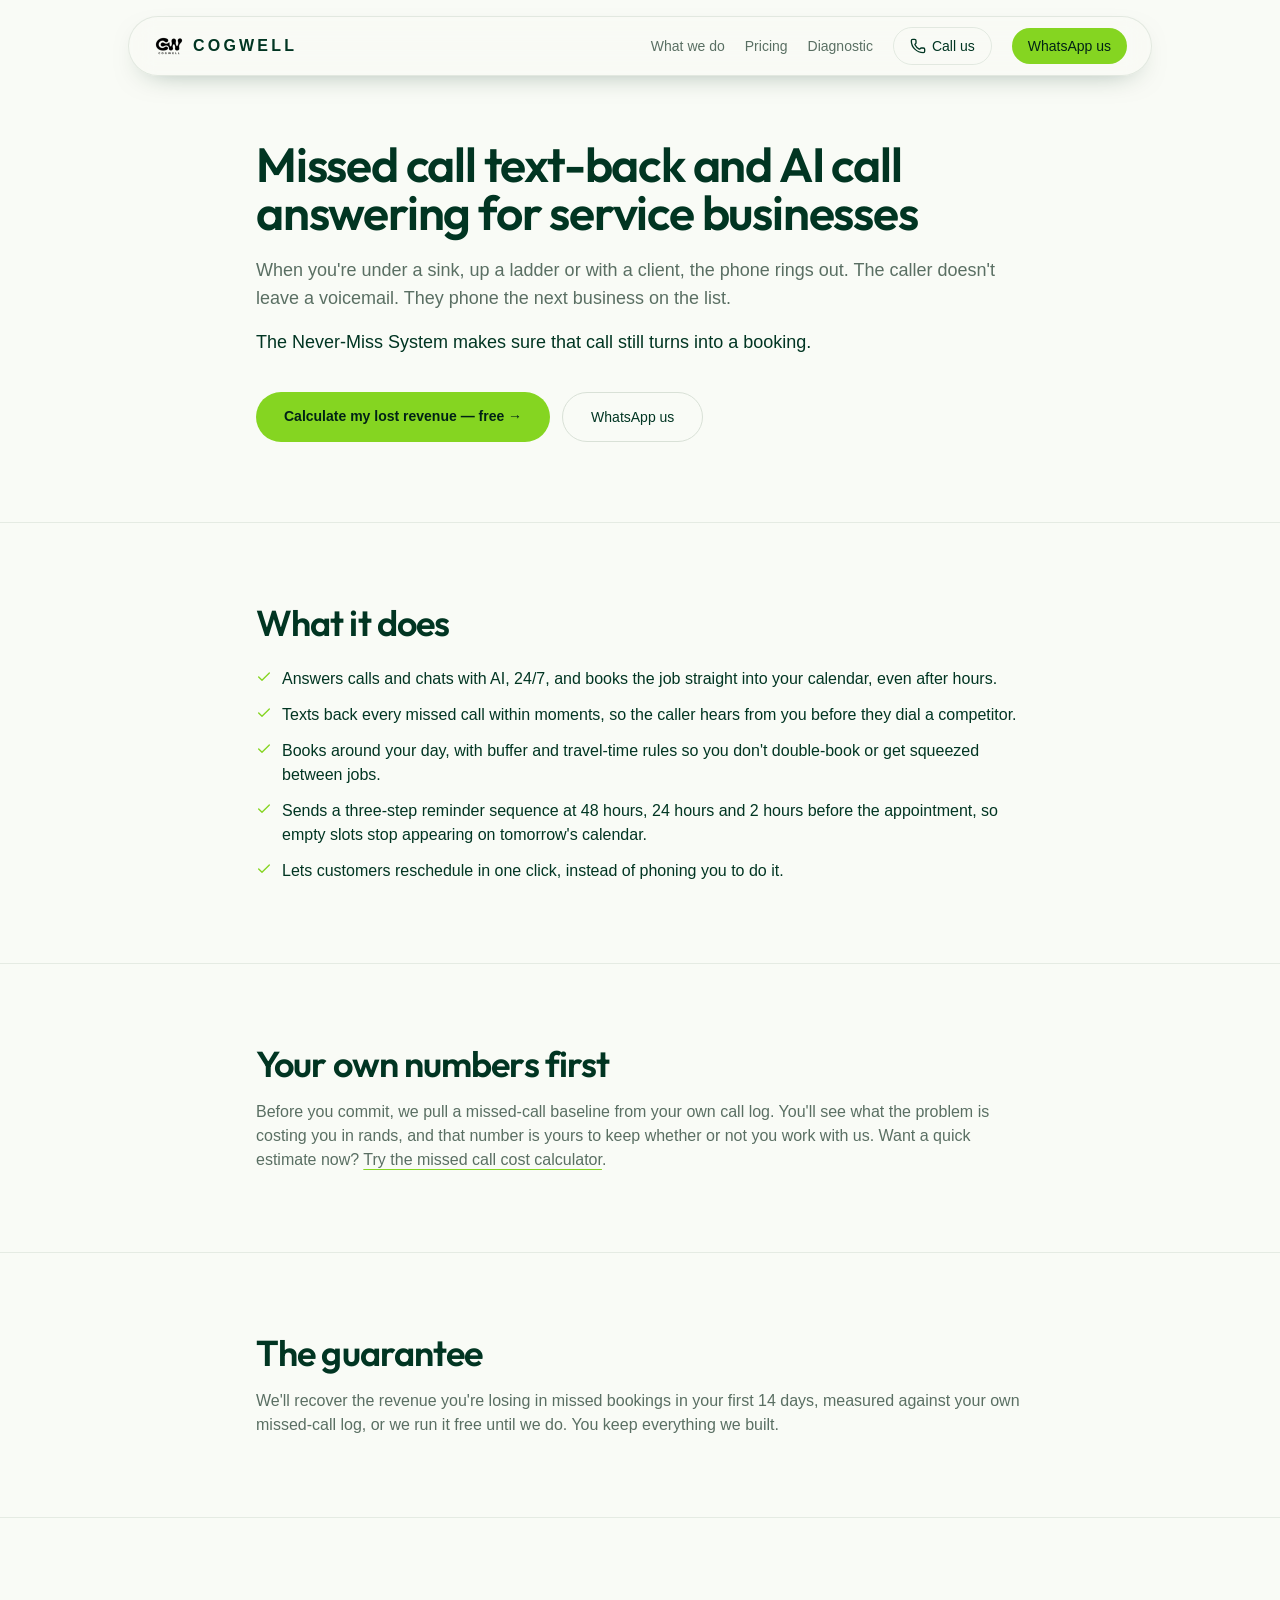
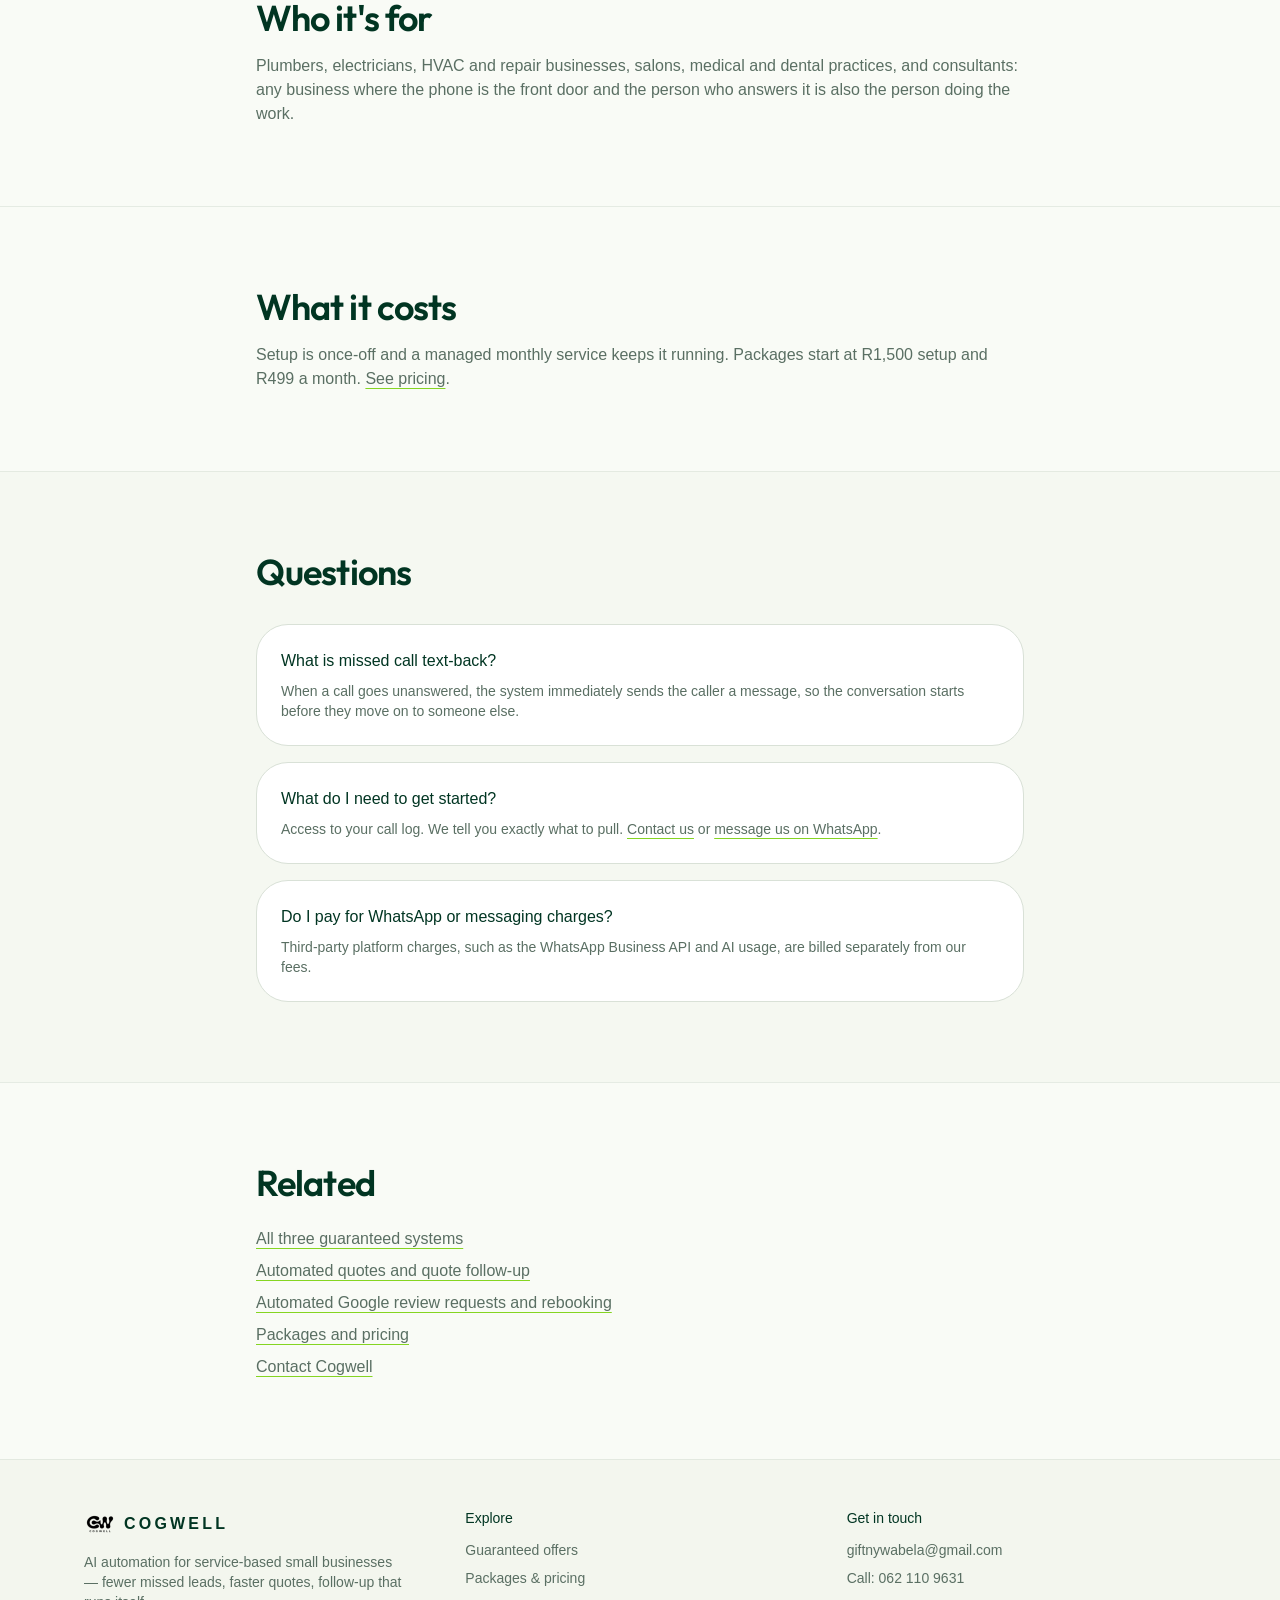
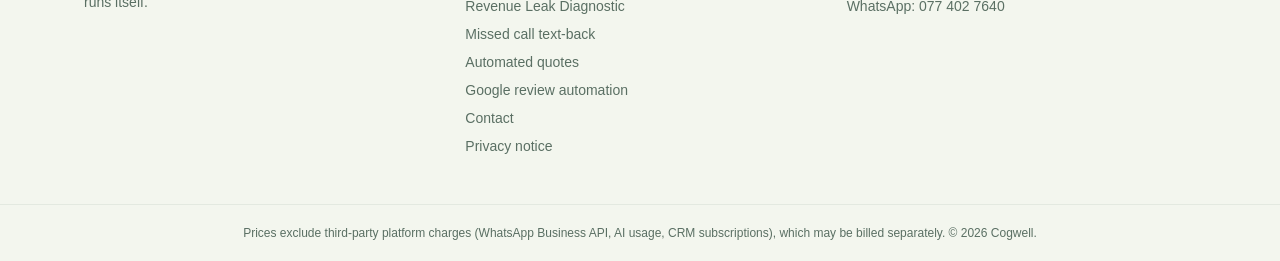
<file: missed-call-text-back/index.html>
<!doctype html>
<html lang="en-ZA">
  <head>
    <meta charset="utf-8" />
    <meta name="viewport" content="width=device-width, initial-scale=1" />
    <link rel="stylesheet" href="../assets/styles-B2eAZgFb.css" />
    <link rel="stylesheet" href="https://fonts.googleapis.com/css2?family=Outfit:wght@400;500;600;700;800&amp;display=swap" />
    <title>Missed Call Text-Back &amp; AI Call Answering | Cogwell</title>
    <meta name="author" content="Cogwell" />
    <meta name="description" content="Stop losing jobs to unanswered calls. AI call answering, instant missed-call text-back and automatic booking reminders for South African service businesses." />
    <meta property="og:title" content="Missed Call Text-Back &amp; AI Call Answering | Cogwell" />
    <meta property="og:description" content="Stop losing jobs to unanswered calls. AI call answering, instant missed-call text-back and automatic booking reminders for South African service businesses." />
    <meta property="og:type" content="website" />
    <meta name="twitter:card" content="summary_large_image" />
    <link rel="icon" href="../favicon.png" type="image/png" />
    <link rel="preconnect" href="https://fonts.googleapis.com" />
    <link rel="preconnect" href="https://fonts.gstatic.com" crossorigin="anonymous" />
    <link rel="canonical" href="https://cogwell.co.za/missed-call-text-back" />
    <meta property="og:url" content="https://cogwell.co.za/missed-call-text-back" />
    <meta property="og:site_name" content="Cogwell" />
    <meta property="og:locale" content="en_ZA" />
    <script type="application/ld+json">{"@context": "https://schema.org", "@graph": [{"@type": "Service", "name": "The Never-Miss System: missed call text-back and AI call answering", "description": "Stop losing jobs to unanswered calls. AI call answering, instant missed-call text-back and automatic booking reminders for South African service businesses.", "url": "https://cogwell.co.za/missed-call-text-back", "provider": {"@type": "ProfessionalService", "name": "Cogwell", "url": "https://cogwell.co.za/"}, "areaServed": {"@type": "Country", "name": "South Africa"}}, {"@type": "FAQPage", "mainEntity": [{"@type": "Question", "name": "What is missed call text-back?", "acceptedAnswer": {"@type": "Answer", "text": "When a call goes unanswered, the system immediately sends the caller a message, so the conversation starts before they move on to someone else."}}, {"@type": "Question", "name": "What do I need to get started?", "acceptedAnswer": {"@type": "Answer", "text": "Access to your call log. We tell you exactly what to pull. Contact us or message us on WhatsApp."}}, {"@type": "Question", "name": "Do I pay for WhatsApp or messaging charges?", "acceptedAnswer": {"@type": "Answer", "text": "Third-party platform charges, such as the WhatsApp Business API and AI usage, are billed separately from our fees."}}]}]}</script>
      <script src="../assets/cogwell-extras.js" defer></script>
  </head>
  <body>
    <div class="flex min-h-screen flex-col">
      <header class="sticky top-4 z-40 px-4">
        <div class="mx-auto max-w-5xl">
          <div
            class="flex items-center justify-between gap-4 rounded-full border border-border/70 bg-background/80 px-4 py-2.5 shadow-[0_10px_30px_-18px_rgba(8,51,30,0.5)] backdrop-blur-md sm:px-6"
          >
            <a href="/" class="flex min-w-0 items-center gap-2"
              ><img
                src="[data-uri]"
                alt="Cogwell logo"
                class="h-8 w-8 shrink-0 object-contain"
              /><span
                class="truncate text-base font-semibold tracking-[0.2em] text-foreground"
                >COGWELL</span
              ></a
            >
            <nav class="flex items-center gap-3 sm:gap-5">
              <a
                class="hidden text-sm text-muted-foreground transition-colors hover:text-foreground sm:inline"
                href="/services"
               
               
                >What we do</a
              ><a
                href="/pricing"
                class="hidden text-sm text-muted-foreground transition-colors hover:text-foreground sm:inline"
                >Pricing</a
              ><a
                href="/diagnostic"
                class="hidden text-sm text-muted-foreground transition-colors hover:text-foreground sm:inline"
                >Diagnostic</a
              ><a
                href="tel:+27621109631"
                class="hidden items-center gap-1.5 rounded-full border border-border/70 px-4 py-2 text-sm font-medium text-foreground transition-colors hover:bg-secondary sm:inline-flex"
                ><svg
                  xmlns="http://www.w3.org/2000/svg"
                  width="24"
                  height="24"
                  viewBox="0 0 24 24"
                  fill="none"
                  stroke="currentColor"
                  stroke-width="2"
                  stroke-linecap="round"
                  stroke-linejoin="round"
                  class="lucide lucide-phone h-4 w-4"
                  aria-hidden="true"
                >
                  <path
                    d="M13.832 16.568a1 1 0 0 0 1.213-.303l.355-.465A2 2 0 0 1 17 15h3a2 2 0 0 1 2 2v3a2 2 0 0 1-2 2A18 18 0 0 1 2 4a2 2 0 0 1 2-2h3a2 2 0 0 1 2 2v3a2 2 0 0 1-.8 1.6l-.468.351a1 1 0 0 0-.292 1.233 14 14 0 0 0 6.392 6.384"
                  ></path></svg
                >Call us</a
              ><a
                href="https://wa.me/27774027640?text=Hi%20Cogwell!%20I&#x27;d%20like%20to%20find%20out%20where%20my%20business%20is%20losing%20revenue%20and%20how%20AI%20automation%20can%20help.%20Can%20we%20chat%3F"
                target="_blank"
                rel="noreferrer"
                class="rounded-full bg-accent px-4 py-2 text-sm font-medium text-accent-foreground transition-opacity hover:opacity-90"
                >WhatsApp us</a
              ><button
                type="button"
                id="cw-menu-btn" aria-label="Open menu"
                aria-expanded="false"
                class="inline-flex h-9 w-9 items-center justify-center rounded-full border border-border/70 text-foreground transition-colors hover:bg-secondary sm:hidden"
              >
                <svg
                  xmlns="http://www.w3.org/2000/svg"
                  width="24"
                  height="24"
                  viewBox="0 0 24 24"
                  fill="none"
                  stroke="currentColor"
                  stroke-width="2"
                  stroke-linecap="round"
                  stroke-linejoin="round"
                  class="lucide lucide-menu h-4 w-4"
                  aria-hidden="true"
                >
                  <path d="M4 5h16"></path>
                  <path d="M4 12h16"></path>
                  <path d="M4 19h16"></path>
                </svg>
              </button>
            </nav>
          </div>
          <nav id="cw-menu" class="hidden mt-2 rounded-3xl border border-border/70 bg-background/95 p-3 shadow-[0_10px_30px_-18px_rgba(8,51,30,0.5)] backdrop-blur-md sm:hidden">
            <a href="/services" class="block rounded-full px-4 py-3 text-base font-medium text-foreground transition-colors hover:bg-secondary">What we do</a>
            <a href="/pricing" class="block rounded-full px-4 py-3 text-base font-medium text-foreground transition-colors hover:bg-secondary">Pricing</a>
            <a href="/diagnostic" class="block rounded-full px-4 py-3 text-base font-medium text-foreground transition-colors hover:bg-secondary">Diagnostic</a>
            <a href="tel:+27621109631" class="block rounded-full px-4 py-3 text-base font-medium text-foreground transition-colors hover:bg-secondary">Call us</a>
            <a href="/contact" class="block rounded-full px-4 py-3 text-base font-medium text-foreground transition-colors hover:bg-secondary">Contact</a>
          </nav>
        </div>
      </header>
      <main class="flex-1">
        <section class="px-5 py-20">
          <div class="mx-auto max-w-3xl">
            <h1 class="text-4xl font-semibold tracking-tight sm:text-5xl">Missed call text-back and AI call answering for service businesses</h1>
            <p class="mt-5 text-lg text-muted-foreground">When you&#x27;re under a sink, up a ladder or with a client, the phone rings out. The caller doesn&#x27;t leave a voicemail. They phone the next business on the list.</p><p class="mt-4 text-lg font-medium">The Never-Miss System makes sure that call still turns into a booking.</p>
            <div class="mt-9 flex flex-col gap-3 sm:flex-row">
              <a href="/diagnostic" class="rounded-full bg-accent px-7 py-3.5 text-center text-sm font-semibold text-accent-foreground transition-opacity hover:opacity-90">Calculate my lost revenue — free →</a>
              <a href="https://wa.me/27774027640?text=Hi%20Cogwell!%20I&amp;#x27;d%20like%20to%20find%20out%20where%20my%20business%20is%20losing%20revenue%20and%20how%20AI%20automation%20can%20help.%20Can%20we%20chat%3F" target="_blank" rel="noreferrer" class="rounded-full border border-border px-7 py-3.5 text-center text-sm font-medium transition-colors hover:bg-secondary">WhatsApp us</a>
            </div>
          </div>
        </section>
        <section class="border-t border-border/60 px-5 py-20">
          <div class="mx-auto max-w-3xl">
            <h2 class="text-3xl font-semibold tracking-tight sm:text-4xl">What it does</h2>
            <ul class="mt-6 space-y-3"><li class="flex gap-2.5"><svg xmlns="http://www.w3.org/2000/svg" width="24" height="24" viewBox="0 0 24 24" fill="none" stroke="currentColor" stroke-width="2" stroke-linecap="round" stroke-linejoin="round" class="mt-0.5 h-4 w-4 shrink-0 text-accent" aria-hidden="true" > <path d="M20 6 9 17l-5-5"></path></svg><span><span class="font-medium">Answers calls and chats with AI, 24/7,</span> and books the job straight into your calendar, even after hours.</span></li><li class="flex gap-2.5"><svg xmlns="http://www.w3.org/2000/svg" width="24" height="24" viewBox="0 0 24 24" fill="none" stroke="currentColor" stroke-width="2" stroke-linecap="round" stroke-linejoin="round" class="mt-0.5 h-4 w-4 shrink-0 text-accent" aria-hidden="true" > <path d="M20 6 9 17l-5-5"></path></svg><span><span class="font-medium">Texts back every missed call</span> within moments, so the caller hears from you before they dial a competitor.</span></li><li class="flex gap-2.5"><svg xmlns="http://www.w3.org/2000/svg" width="24" height="24" viewBox="0 0 24 24" fill="none" stroke="currentColor" stroke-width="2" stroke-linecap="round" stroke-linejoin="round" class="mt-0.5 h-4 w-4 shrink-0 text-accent" aria-hidden="true" > <path d="M20 6 9 17l-5-5"></path></svg><span><span class="font-medium">Books around your day,</span> with buffer and travel-time rules so you don&#x27;t double-book or get squeezed between jobs.</span></li><li class="flex gap-2.5"><svg xmlns="http://www.w3.org/2000/svg" width="24" height="24" viewBox="0 0 24 24" fill="none" stroke="currentColor" stroke-width="2" stroke-linecap="round" stroke-linejoin="round" class="mt-0.5 h-4 w-4 shrink-0 text-accent" aria-hidden="true" > <path d="M20 6 9 17l-5-5"></path></svg><span><span class="font-medium">Sends a three-step reminder sequence</span> at 48 hours, 24 hours and 2 hours before the appointment, so empty slots stop appearing on tomorrow&#x27;s calendar.</span></li><li class="flex gap-2.5"><svg xmlns="http://www.w3.org/2000/svg" width="24" height="24" viewBox="0 0 24 24" fill="none" stroke="currentColor" stroke-width="2" stroke-linecap="round" stroke-linejoin="round" class="mt-0.5 h-4 w-4 shrink-0 text-accent" aria-hidden="true" > <path d="M20 6 9 17l-5-5"></path></svg><span><span class="font-medium">Lets customers reschedule in one click,</span> instead of phoning you to do it.</span></li></ul>
          </div>
        </section>
        <section class="border-t border-border/60 px-5 py-20">
          <div class="mx-auto max-w-3xl">
            <h2 class="text-3xl font-semibold tracking-tight sm:text-4xl">Your own numbers first</h2>
            <p class="mt-4 text-muted-foreground">Before you commit, we pull a missed-call baseline from your own call log. You'll see what the problem is costing you in rands, and that number is yours to keep whether or not you work with us. Want a quick estimate now? <a href="/diagnostic" class="underline decoration-accent underline-offset-4 hover:text-accent-foreground">Try the missed call cost calculator</a>.</p>
          </div>
        </section>
        <section class="border-t border-border/60 px-5 py-20">
          <div class="mx-auto max-w-3xl">
            <h2 class="text-3xl font-semibold tracking-tight sm:text-4xl">The guarantee</h2>
            <p class="mt-4 text-muted-foreground">We'll recover the revenue you're losing in missed bookings in your first 14 days, measured against your own missed-call log, or we run it free until we do. You keep everything we built.</p>
          </div>
        </section>
        <section class="border-t border-border/60 px-5 py-20">
          <div class="mx-auto max-w-3xl">
            <h2 class="text-3xl font-semibold tracking-tight sm:text-4xl">Who it's for</h2>
            <p class="mt-4 text-muted-foreground">Plumbers, electricians, HVAC and repair businesses, salons, medical and dental practices, and consultants: any business where the phone is the front door and the person who answers it is also the person doing the work.</p>
          </div>
        </section>
        <section class="border-t border-border/60 px-5 py-20">
          <div class="mx-auto max-w-3xl">
            <h2 class="text-3xl font-semibold tracking-tight sm:text-4xl">What it costs</h2>
            <p class="mt-4 text-muted-foreground">Setup is once-off and a managed monthly service keeps it running. Packages start at R1,500 setup and R499 a month. <a href="/pricing" class="underline decoration-accent underline-offset-4 hover:text-accent-foreground">See pricing</a>.</p>
          </div>
        </section>
        <section class="border-t border-border/60 bg-secondary/40 px-5 py-20">
          <div class="mx-auto max-w-3xl">
            <h2 class="text-3xl font-semibold tracking-tight sm:text-4xl">Questions</h2>
            <div class="mt-8 space-y-4"><div class="rounded-[2rem] border border-border bg-card p-6"><p class="font-medium">What is missed call text-back?</p><p class="mt-2 text-sm text-muted-foreground">When a call goes unanswered, the system immediately sends the caller a message, so the conversation starts before they move on to someone else.</p></div><div class="rounded-[2rem] border border-border bg-card p-6"><p class="font-medium">What do I need to get started?</p><p class="mt-2 text-sm text-muted-foreground">Access to your call log. We tell you exactly what to pull. <a href="/contact" class="underline decoration-accent underline-offset-4 hover:text-accent-foreground">Contact us</a> or <a href="https://wa.me/27774027640?text=Hi%20Cogwell!%20I&amp;#x27;d%20like%20to%20find%20out%20where%20my%20business%20is%20losing%20revenue%20and%20how%20AI%20automation%20can%20help.%20Can%20we%20chat%3F" class="underline decoration-accent underline-offset-4 hover:text-accent-foreground" target="_blank" rel="noreferrer">message us on WhatsApp</a>.</p></div><div class="rounded-[2rem] border border-border bg-card p-6"><p class="font-medium">Do I pay for WhatsApp or messaging charges?</p><p class="mt-2 text-sm text-muted-foreground">Third-party platform charges, such as the WhatsApp Business API and AI usage, are billed separately from our fees.</p></div></div>
          </div>
        </section>
        <section class="border-t border-border/60 px-5 py-20">
          <div class="mx-auto max-w-3xl">
            <h2 class="text-3xl font-semibold tracking-tight sm:text-4xl">Related</h2>
            <ul class="mt-6 space-y-2 text-muted-foreground"><li><a href="/services" class="underline decoration-accent underline-offset-4 hover:text-accent-foreground">All three guaranteed systems</a></li><li><a href="/automated-quotes" class="underline decoration-accent underline-offset-4 hover:text-accent-foreground">Automated quotes and quote follow-up</a></li><li><a href="/google-review-automation" class="underline decoration-accent underline-offset-4 hover:text-accent-foreground">Automated Google review requests and rebooking</a></li><li><a href="/pricing" class="underline decoration-accent underline-offset-4 hover:text-accent-foreground">Packages and pricing</a></li><li><a href="/contact" class="underline decoration-accent underline-offset-4 hover:text-accent-foreground">Contact Cogwell</a></li></ul>
          </div>
        </section>
      </main>
      <footer class="border-t border-border/60 bg-secondary/50">
        <div class="mx-auto grid max-w-6xl gap-8 px-5 py-12 sm:grid-cols-3">
          <div>
            <div class="flex items-center gap-2">
              <img
                src="[data-uri]"
                alt="Cogwell logo"
                class="h-8 w-8 object-contain"
              /><span class="font-semibold tracking-[0.2em]">COGWELL</span>
            </div>
            <p class="mt-3 max-w-xs text-sm text-muted-foreground">
              AI automation for service-based small businesses — fewer missed leads, faster
              quotes, follow-up that runs itself.
            </p>
          </div>
          <div class="text-sm">
            <p class="font-medium">Explore</p>
            <ul class="mt-3 space-y-2 text-muted-foreground">
              <li>
                <a
                  class="hover:text-foreground"
                  href="/services"
                 
                 
                  >Guaranteed offers</a
                >
              </li>
              <li>
                <a href="/pricing" class="hover:text-foreground"
                  >Packages &amp; pricing</a
                >
              </li>
              <li>
                <a href="/diagnostic" class="hover:text-foreground"
                  >Revenue Leak Diagnostic</a
                >
              </li>
              <li>
                <a href="/missed-call-text-back" class="hover:text-foreground">Missed call text-back</a>
              </li>
              <li>
                <a href="/automated-quotes" class="hover:text-foreground">Automated quotes</a>
              </li>
              <li>
                <a href="/google-review-automation" class="hover:text-foreground">Google review automation</a>
              </li>
              <li>
                <a href="/contact" class="hover:text-foreground">Contact</a>
              </li>
              <li><a href="/privacy" class="hover:text-foreground">Privacy notice</a></li>
            </ul>
          </div>
          <div class="text-sm">
            <p class="font-medium">Get in touch</p>
            <ul class="mt-3 space-y-2 text-muted-foreground">
              <li>giftnywabela@gmail.com</li>
              <li>
                <a href="tel:+27621109631" class="hover:text-foreground"
                  >Call:
                  <!-- -->062 110 9631</a
                >
              </li>
              <li>
                <a
                  href="https://wa.me/27774027640?text=Hi%20Cogwell!%20I&#x27;d%20like%20to%20find%20out%20where%20my%20business%20is%20losing%20revenue%20and%20how%20AI%20automation%20can%20help.%20Can%20we%20chat%3F"
                  target="_blank"
                  rel="noreferrer"
                  class="hover:text-foreground"
                  >WhatsApp:
                  <!-- -->077 402 7640</a
                >
              </li>
            </ul>
          </div>
        </div>
        <div
          class="border-t border-border/60 px-5 py-5 text-center text-xs text-muted-foreground"
        >
          Prices exclude third-party platform charges (WhatsApp Business API, AI
          usage, CRM subscriptions), which may be billed separately. ©
          <!-- -->2026<!-- -->
          Cogwell.
        </div>
      </footer>
    </div>
    <script>
      (function () {
        var b = document.getElementById("cw-menu-btn"), n = document.getElementById("cw-menu");
        if (!b || !n) return;
        b.addEventListener("click", function () {
          var open = n.classList.toggle("hidden") === false;
          b.setAttribute("aria-expanded", open ? "true" : "false");
          b.setAttribute("aria-label", open ? "Close menu" : "Open menu");
        });
      })();
    </script>
  </body>
</html>
</file>
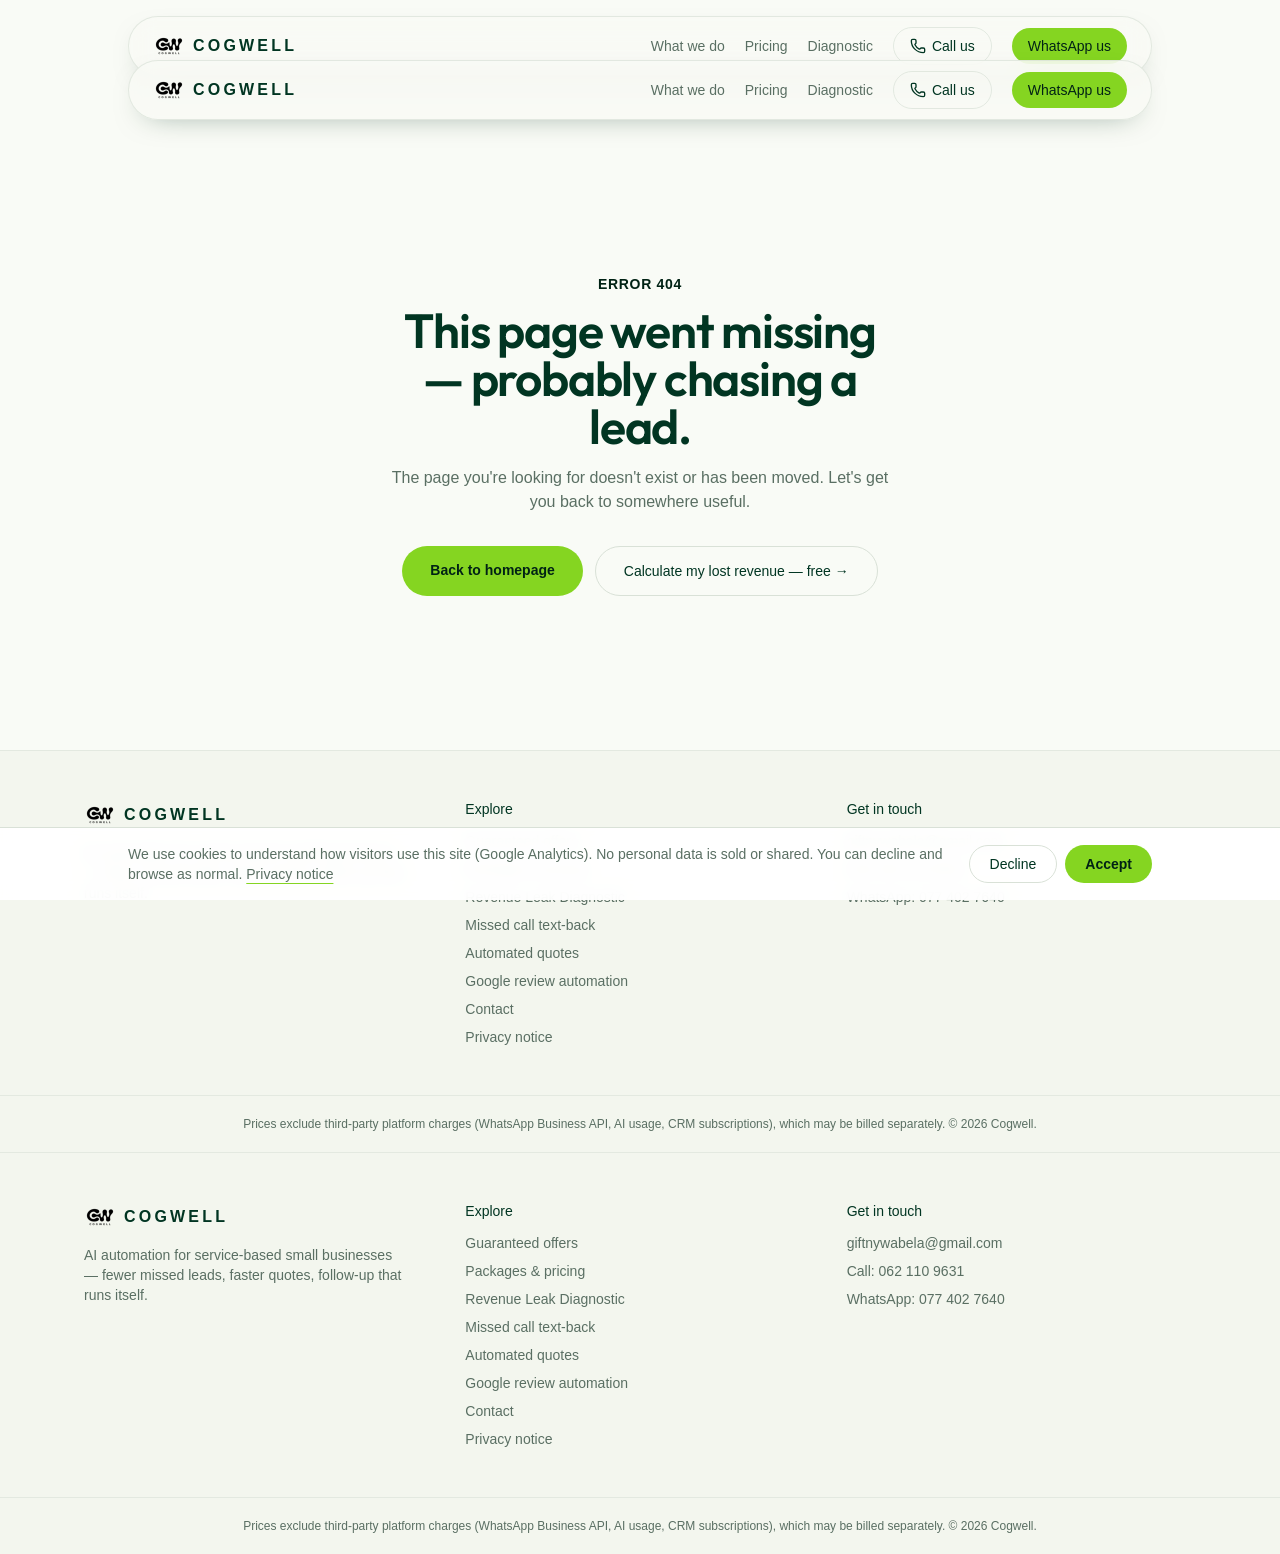
<file: pricing/index.html>
<!--
  ============================================================
  PRICING / PACKAGES PAGE — cogwell.co.za/pricing
  Auto-generated static build of the Cogwell website
  ============================================================
-->
<!doctype html>
<html lang="en-ZA">
  <head>
    <meta charset="utf-8" />
    <meta name="viewport" content="width=device-width, initial-scale=1" />
    <link
      rel="stylesheet"
      href="../assets/styles-B2eAZgFb.css"
      data-precedence="default"
    />
    <link
      rel="stylesheet"
      href="https://fonts.googleapis.com/css2?family=Outfit:wght@400;500;600;700;800&amp;display=swap"
      data-precedence="default"
    />
    <title>AI Automation Pricing in South Africa, From R1,500 | Cogwell</title>
    <meta name="author" content="Cogwell" />
    <meta name="description" content="Once-off setup plus a monthly managed service. Basic R1,500 + R499pm, Standard R3,500 + R999pm, Professional R7,500 + R1,999pm. Premium is quoted to fit." />
    <meta property="og:title" content="AI Automation Pricing in South Africa, From R1,500 | Cogwell" />
    <meta property="og:description" content="Once-off setup plus a monthly managed service. Basic R1,500 + R499pm, Standard R3,500 + R999pm, Professional R7,500 + R1,999pm. Premium is quoted to fit." />
    <meta property="og:type" content="website" />
    <meta name="twitter:card" content="summary_large_image" />
    <link rel="modulepreload" href="../assets/index-BEw6W9-A.js" />
    <link rel="modulepreload" href="../assets/site-content-CrilcjOk.js" />
    <link rel="modulepreload" href="../assets/pricing-DKHjLEBA.js" />
    <link rel="modulepreload" href="../assets/check-DfQHAoDi.js" />
    <link rel="icon" href="../favicon.png" type="image/png" />
    <link rel="preconnect" href="https://fonts.googleapis.com" />
    <link
      rel="preconnect"
      href="https://fonts.gstatic.com"
      crossorigin="anonymous"
    />
  
    <link rel="canonical" href="https://cogwell.co.za/pricing" />
    <meta property="og:url" content="https://cogwell.co.za/pricing" />
    <meta property="og:site_name" content="Cogwell" />
    <meta property="og:locale" content="en_ZA" />
      <script src="../assets/cogwell-extras.js" defer></script>
  </head>
  <body>
    <div class="flex min-h-screen flex-col">
      <header class="sticky top-4 z-40 px-4">
        <div class="mx-auto max-w-5xl">
          <div
            class="flex items-center justify-between gap-4 rounded-full border border-border/70 bg-background/80 px-4 py-2.5 shadow-[0_10px_30px_-18px_rgba(8,51,30,0.5)] backdrop-blur-md sm:px-6"
          >
            <a href="/" class="flex min-w-0 items-center gap-2"
              ><img
                src="[data-uri]"
                alt="Cogwell logo"
                class="h-8 w-8 shrink-0 object-contain"
              /><span
                class="truncate text-base font-semibold tracking-[0.2em] text-foreground"
                >COGWELL</span
              ></a
            >
            <nav class="flex items-center gap-3 sm:gap-5">
              <a
                href="/services"
                class="hidden text-sm text-muted-foreground transition-colors hover:text-foreground sm:inline"
                >What we do</a
              ><a
                class="hidden text-sm text-muted-foreground transition-colors hover:text-foreground sm:inline hidden sm:inline text-sm text-foreground font-medium"
                href="/pricing"
                data-status="active"
                aria-current="page"
                >Pricing</a
              ><a
                href="/diagnostic"
                class="hidden text-sm text-muted-foreground transition-colors hover:text-foreground sm:inline"
                >Diagnostic</a
              ><a
                href="tel:+27621109631"
                class="hidden items-center gap-1.5 rounded-full border border-border/70 px-4 py-2 text-sm font-medium text-foreground transition-colors hover:bg-secondary sm:inline-flex"
                ><svg
                  xmlns="http://www.w3.org/2000/svg"
                  width="24"
                  height="24"
                  viewBox="0 0 24 24"
                  fill="none"
                  stroke="currentColor"
                  stroke-width="2"
                  stroke-linecap="round"
                  stroke-linejoin="round"
                  class="lucide lucide-phone h-4 w-4"
                  aria-hidden="true"
                >
                  <path
                    d="M13.832 16.568a1 1 0 0 0 1.213-.303l.355-.465A2 2 0 0 1 17 15h3a2 2 0 0 1 2 2v3a2 2 0 0 1-2 2A18 18 0 0 1 2 4a2 2 0 0 1 2-2h3a2 2 0 0 1 2 2v3a2 2 0 0 1-.8 1.6l-.468.351a1 1 0 0 0-.292 1.233 14 14 0 0 0 6.392 6.384"
                  ></path></svg
                >Call us</a
              ><a
                href="https://wa.me/27774027640?text=Hi%20Cogwell!%20I&#x27;d%20like%20to%20find%20out%20where%20my%20business%20is%20losing%20revenue%20and%20how%20AI%20automation%20can%20help.%20Can%20we%20chat%3F"
                target="_blank"
                rel="noreferrer"
                class="rounded-full bg-accent px-4 py-2 text-sm font-medium text-accent-foreground transition-opacity hover:opacity-90"
                >WhatsApp us</a
              ><button
                type="button"
                aria-label="Open menu"
                aria-expanded="false"
                class="inline-flex h-9 w-9 items-center justify-center rounded-full border border-border/70 text-foreground transition-colors hover:bg-secondary sm:hidden"
              >
                <svg
                  xmlns="http://www.w3.org/2000/svg"
                  width="24"
                  height="24"
                  viewBox="0 0 24 24"
                  fill="none"
                  stroke="currentColor"
                  stroke-width="2"
                  stroke-linecap="round"
                  stroke-linejoin="round"
                  class="lucide lucide-menu h-4 w-4"
                  aria-hidden="true"
                >
                  <path d="M4 5h16"></path>
                  <path d="M4 12h16"></path>
                  <path d="M4 19h16"></path>
                </svg>
              </button>
            </nav>
          </div>
        </div>
      </header>
      <main class="flex-1">
        <!--$-->
        <section class="px-5 py-20">
          <div class="mx-auto max-w-6xl">
            <h1 class="text-4xl font-semibold tracking-tight sm:text-5xl">
              AI automation pricing: once-off setup, monthly managed service
            </h1>
          <p class="mt-4 max-w-3xl text-muted-foreground">
            Not sure which tier fits? <a href="/diagnostic" class="underline decoration-accent underline-offset-4 hover:text-accent-foreground">Run the cost calculator</a> or <a href="/services" class="underline decoration-accent underline-offset-4 hover:text-accent-foreground">see what each system does</a>.
          </p>
            <div class="mt-8 grid gap-5 md:grid-cols-2">
              <div class="rounded-[2rem] border border-border bg-card p-7">
                <p
                  class="text-sm font-semibold uppercase tracking-wider text-muted-foreground"
                >
                  Once-off implementation
                </p>
                <p class="mt-3 text-muted-foreground">
                  Covers the design, setup, configuration, integrations, testing
                  and launch of the automation.
                </p>
              </div>
              <div class="rounded-[2rem] border border-border bg-card p-7">
                <p
                  class="text-sm font-semibold uppercase tracking-wider text-muted-foreground"
                >
                  Monthly managed service
                </p>
                <p class="mt-3 text-muted-foreground">
                  Covers ongoing hosting and automation management, monitoring,
                  maintenance, support, AI/API usage allowances and
                  optimisation.
                </p>
              </div>
            </div>
            <div class="mt-12 grid gap-6 md:grid-cols-2 lg:grid-cols-4">
              <article
                class="flex flex-col rounded-[2rem] border bg-card p-7 border-border"
              >
                <div
                  class="flex min-h-6 flex-wrap items-center justify-between gap-2"
                >
                  <h2 class="text-sm font-semibold tracking-[0.2em]">BASIC</h2>
                </div>
                <p class="mt-5 text-3xl font-semibold text-accent-foreground">
                  R1,500
                </p>
                <p class="text-xs text-muted-foreground">once-off setup</p>
                <p class="mt-2 text-lg font-medium">R499<!-- -->/month</p>
                <p class="text-xs text-muted-foreground">managed service</p>
                <p class="mt-5 text-sm text-muted-foreground">
                  A simple entry-level automation designed for small businesses
                  that want to remove one repetitive task and improve how they
                  handle customer enquiries or leads.
                </p>
                <ul class="mt-5 space-y-2 text-sm">
                  <li class="flex gap-2.5">
                    <svg
                      xmlns="http://www.w3.org/2000/svg"
                      width="24"
                      height="24"
                      viewBox="0 0 24 24"
                      fill="none"
                      stroke="currentColor"
                      stroke-width="2"
                      stroke-linecap="round"
                      stroke-linejoin="round"
                      class="lucide lucide-check mt-0.5 h-4 w-4 shrink-0 text-accent"
                      aria-hidden="true"
                    >
                      <path d="M20 6 9 17l-5-5"></path></svg
                    >1 automation workflow
                  </li>
                  <li class="flex gap-2.5">
                    <svg
                      xmlns="http://www.w3.org/2000/svg"
                      width="24"
                      height="24"
                      viewBox="0 0 24 24"
                      fill="none"
                      stroke="currentColor"
                      stroke-width="2"
                      stroke-linecap="round"
                      stroke-linejoin="round"
                      class="lucide lucide-check mt-0.5 h-4 w-4 shrink-0 text-accent"
                      aria-hidden="true"
                    >
                      <path d="M20 6 9 17l-5-5"></path></svg
                    >Basic AI chatbot or automated response system
                  </li>
                  <li class="flex gap-2.5">
                    <svg
                      xmlns="http://www.w3.org/2000/svg"
                      width="24"
                      height="24"
                      viewBox="0 0 24 24"
                      fill="none"
                      stroke="currentColor"
                      stroke-width="2"
                      stroke-linecap="round"
                      stroke-linejoin="round"
                      class="lucide lucide-check mt-0.5 h-4 w-4 shrink-0 text-accent"
                      aria-hidden="true"
                    >
                      <path d="M20 6 9 17l-5-5"></path></svg
                    >Lead capture
                  </li>
                  <li class="flex gap-2.5">
                    <svg
                      xmlns="http://www.w3.org/2000/svg"
                      width="24"
                      height="24"
                      viewBox="0 0 24 24"
                      fill="none"
                      stroke="currentColor"
                      stroke-width="2"
                      stroke-linecap="round"
                      stroke-linejoin="round"
                      class="lucide lucide-check mt-0.5 h-4 w-4 shrink-0 text-accent"
                      aria-hidden="true"
                    >
                      <path d="M20 6 9 17l-5-5"></path></svg
                    >WhatsApp OR email automation
                  </li>
                  <li class="flex gap-2.5">
                    <svg
                      xmlns="http://www.w3.org/2000/svg"
                      width="24"
                      height="24"
                      viewBox="0 0 24 24"
                      fill="none"
                      stroke="currentColor"
                      stroke-width="2"
                      stroke-linecap="round"
                      stroke-linejoin="round"
                      class="lucide lucide-check mt-0.5 h-4 w-4 shrink-0 text-accent"
                      aria-hidden="true"
                    >
                      <path d="M20 6 9 17l-5-5"></path></svg
                    >Google Sheets/database connection
                  </li>
                  <li class="flex gap-2.5">
                    <svg
                      xmlns="http://www.w3.org/2000/svg"
                      width="24"
                      height="24"
                      viewBox="0 0 24 24"
                      fill="none"
                      stroke="currentColor"
                      stroke-width="2"
                      stroke-linecap="round"
                      stroke-linejoin="round"
                      class="lucide lucide-check mt-0.5 h-4 w-4 shrink-0 text-accent"
                      aria-hidden="true"
                    >
                      <path d="M20 6 9 17l-5-5"></path></svg
                    >Testing and launch
                  </li>
                  <li class="flex gap-2.5">
                    <svg
                      xmlns="http://www.w3.org/2000/svg"
                      width="24"
                      height="24"
                      viewBox="0 0 24 24"
                      fill="none"
                      stroke="currentColor"
                      stroke-width="2"
                      stroke-linecap="round"
                      stroke-linejoin="round"
                      class="lucide lucide-check mt-0.5 h-4 w-4 shrink-0 text-accent"
                      aria-hidden="true"
                    >
                      <path d="M20 6 9 17l-5-5"></path></svg
                    >7 days post-launch support
                  </li>
                  <li class="flex gap-2.5">
                    <svg
                      xmlns="http://www.w3.org/2000/svg"
                      width="24"
                      height="24"
                      viewBox="0 0 24 24"
                      fill="none"
                      stroke="currentColor"
                      stroke-width="2"
                      stroke-linecap="round"
                      stroke-linejoin="round"
                      class="lucide lucide-check mt-0.5 h-4 w-4 shrink-0 text-accent"
                      aria-hidden="true"
                    >
                      <path d="M20 6 9 17l-5-5"></path></svg
                    >Basic monthly monitoring and maintenance on the managed
                    plan
                  </li>
                </ul>
                <p class="mt-6 text-xs text-muted-foreground">
                  Ideal for
                  <!-- -->small businesses<!-- -->.
                </p>
                <div class="mt-5 flex flex-col gap-2 sm:flex-row">
                  <a
                    href="tel:+27621109631"
                    class="flex-1 rounded-full border border-border px-5 py-2.5 text-center text-sm font-medium transition-colors hover:bg-secondary"
                    >Call us</a
                  ><a
                    href="https://wa.me/27774027640?text=Hi%20Cogwell!%20I&#x27;m%20interested%20in%20the%20BASIC%20package%20(R1%2C500%20setup%20%2F%20R499%20p%2Fm).%20Can%20you%20tell%20me%20more%3F"
                    target="_blank"
                    rel="noreferrer"
                    class="flex-1 rounded-full border border-border px-5 py-2.5 text-center text-sm font-medium transition-colors hover:bg-secondary"
                    >Enquire on WhatsApp</a
                  >
                </div>
              </article>
              <article
                class="flex flex-col rounded-[2rem] border bg-card p-7 border-border"
              >
                <div
                  class="flex min-h-6 flex-wrap items-center justify-between gap-2"
                >
                  <h2 class="text-sm font-semibold tracking-[0.2em]">
                    STANDARD
                  </h2>
                </div>
                <p class="mt-5 text-3xl font-semibold text-accent-foreground">
                  R3,500
                </p>
                <p class="text-xs text-muted-foreground">once-off setup</p>
                <p class="mt-2 text-lg font-medium">R999<!-- -->/month</p>
                <p class="text-xs text-muted-foreground">managed service</p>
                <p class="mt-5 text-sm text-muted-foreground">
                  A multi-automation package for businesses that want to
                  automate several customer and lead-management processes.
                </p>
                <ul class="mt-5 space-y-2 text-sm">
                  <li class="flex gap-2.5">
                    <svg
                      xmlns="http://www.w3.org/2000/svg"
                      width="24"
                      height="24"
                      viewBox="0 0 24 24"
                      fill="none"
                      stroke="currentColor"
                      stroke-width="2"
                      stroke-linecap="round"
                      stroke-linejoin="round"
                      class="lucide lucide-check mt-0.5 h-4 w-4 shrink-0 text-accent"
                      aria-hidden="true"
                    >
                      <path d="M20 6 9 17l-5-5"></path></svg
                    >Up to 3 automation workflows
                  </li>
                  <li class="flex gap-2.5">
                    <svg
                      xmlns="http://www.w3.org/2000/svg"
                      width="24"
                      height="24"
                      viewBox="0 0 24 24"
                      fill="none"
                      stroke="currentColor"
                      stroke-width="2"
                      stroke-linecap="round"
                      stroke-linejoin="round"
                      class="lucide lucide-check mt-0.5 h-4 w-4 shrink-0 text-accent"
                      aria-hidden="true"
                    >
                      <path d="M20 6 9 17l-5-5"></path></svg
                    >AI-powered chatbot
                  </li>
                  <li class="flex gap-2.5">
                    <svg
                      xmlns="http://www.w3.org/2000/svg"
                      width="24"
                      height="24"
                      viewBox="0 0 24 24"
                      fill="none"
                      stroke="currentColor"
                      stroke-width="2"
                      stroke-linecap="round"
                      stroke-linejoin="round"
                      class="lucide lucide-check mt-0.5 h-4 w-4 shrink-0 text-accent"
                      aria-hidden="true"
                    >
                      <path d="M20 6 9 17l-5-5"></path></svg
                    >WhatsApp automation
                  </li>
                  <li class="flex gap-2.5">
                    <svg
                      xmlns="http://www.w3.org/2000/svg"
                      width="24"
                      height="24"
                      viewBox="0 0 24 24"
                      fill="none"
                      stroke="currentColor"
                      stroke-width="2"
                      stroke-linecap="round"
                      stroke-linejoin="round"
                      class="lucide lucide-check mt-0.5 h-4 w-4 shrink-0 text-accent"
                      aria-hidden="true"
                    >
                      <path d="M20 6 9 17l-5-5"></path></svg
                    >Lead capture and management
                  </li>
                  <li class="flex gap-2.5">
                    <svg
                      xmlns="http://www.w3.org/2000/svg"
                      width="24"
                      height="24"
                      viewBox="0 0 24 24"
                      fill="none"
                      stroke="currentColor"
                      stroke-width="2"
                      stroke-linecap="round"
                      stroke-linejoin="round"
                      class="lucide lucide-check mt-0.5 h-4 w-4 shrink-0 text-accent"
                      aria-hidden="true"
                    >
                      <path d="M20 6 9 17l-5-5"></path></svg
                    >Automatic follow-up messages
                  </li>
                  <li class="flex gap-2.5">
                    <svg
                      xmlns="http://www.w3.org/2000/svg"
                      width="24"
                      height="24"
                      viewBox="0 0 24 24"
                      fill="none"
                      stroke="currentColor"
                      stroke-width="2"
                      stroke-linecap="round"
                      stroke-linejoin="round"
                      class="lucide lucide-check mt-0.5 h-4 w-4 shrink-0 text-accent"
                      aria-hidden="true"
                    >
                      <path d="M20 6 9 17l-5-5"></path></svg
                    >Email automation
                  </li>
                  <li class="flex gap-2.5">
                    <svg
                      xmlns="http://www.w3.org/2000/svg"
                      width="24"
                      height="24"
                      viewBox="0 0 24 24"
                      fill="none"
                      stroke="currentColor"
                      stroke-width="2"
                      stroke-linecap="round"
                      stroke-linejoin="round"
                      class="lucide lucide-check mt-0.5 h-4 w-4 shrink-0 text-accent"
                      aria-hidden="true"
                    >
                      <path d="M20 6 9 17l-5-5"></path></svg
                    >Basic appointment/booking automation
                  </li>
                  <li class="flex gap-2.5">
                    <svg
                      xmlns="http://www.w3.org/2000/svg"
                      width="24"
                      height="24"
                      viewBox="0 0 24 24"
                      fill="none"
                      stroke="currentColor"
                      stroke-width="2"
                      stroke-linecap="round"
                      stroke-linejoin="round"
                      class="lucide lucide-check mt-0.5 h-4 w-4 shrink-0 text-accent"
                      aria-hidden="true"
                    >
                      <path d="M20 6 9 17l-5-5"></path></svg
                    >Basic reporting and monthly maintenance
                  </li>
                  <li class="flex gap-2.5">
                    <svg
                      xmlns="http://www.w3.org/2000/svg"
                      width="24"
                      height="24"
                      viewBox="0 0 24 24"
                      fill="none"
                      stroke="currentColor"
                      stroke-width="2"
                      stroke-linecap="round"
                      stroke-linejoin="round"
                      class="lucide lucide-check mt-0.5 h-4 w-4 shrink-0 text-accent"
                      aria-hidden="true"
                    >
                      <path d="M20 6 9 17l-5-5"></path></svg
                    >Priority support on the managed plan
                  </li>
                </ul>
                <p class="mt-6 text-xs text-muted-foreground">
                  Ideal for
                  <!-- -->growing businesses<!-- -->.
                </p>
                <div class="mt-5 flex flex-col gap-2 sm:flex-row">
                  <a
                    href="tel:+27621109631"
                    class="flex-1 rounded-full border border-border px-5 py-2.5 text-center text-sm font-medium transition-colors hover:bg-secondary"
                    >Call us</a
                  ><a
                    href="https://wa.me/27774027640?text=Hi%20Cogwell!%20I&#x27;m%20interested%20in%20the%20STANDARD%20package%20(R3%2C500%20setup%20%2F%20R999%20p%2Fm).%20Can%20you%20tell%20me%20more%3F"
                    target="_blank"
                    rel="noreferrer"
                    class="flex-1 rounded-full border border-border px-5 py-2.5 text-center text-sm font-medium transition-colors hover:bg-secondary"
                    >Enquire on WhatsApp</a
                  >
                </div>
              </article>
              <article
                class="flex flex-col rounded-[2rem] border bg-card p-7 border-accent shadow-sm"
              >
                <div
                  class="flex min-h-6 flex-wrap items-center justify-between gap-2"
                >
                  <h2 class="text-sm font-semibold tracking-[0.2em]">
                    PROFESSIONAL
                  </h2>
                  <span
                    class="rounded-full bg-accent px-3 py-1 text-[10px] font-semibold uppercase text-accent-foreground"
                    >Most popular</span
                  >
                </div>
                <p class="mt-5 text-3xl font-semibold text-accent-foreground">
                  R7,500
                </p>
                <p class="text-xs text-muted-foreground">once-off setup</p>
                <p class="mt-2 text-lg font-medium">R1,999<!-- -->/month</p>
                <p class="text-xs text-muted-foreground">managed service</p>
                <p class="mt-5 text-sm text-muted-foreground">
                  A more advanced automation system for businesses that want AI
                  to manage a significant part of their lead, customer-service
                  and booking workflow.
                </p>
                <ul class="mt-5 space-y-2 text-sm">
                  <li class="flex gap-2.5">
                    <svg
                      xmlns="http://www.w3.org/2000/svg"
                      width="24"
                      height="24"
                      viewBox="0 0 24 24"
                      fill="none"
                      stroke="currentColor"
                      stroke-width="2"
                      stroke-linecap="round"
                      stroke-linejoin="round"
                      class="lucide lucide-check mt-0.5 h-4 w-4 shrink-0 text-accent"
                      aria-hidden="true"
                    >
                      <path d="M20 6 9 17l-5-5"></path></svg
                    >Up to 7 automation workflows
                  </li>
                  <li class="flex gap-2.5">
                    <svg
                      xmlns="http://www.w3.org/2000/svg"
                      width="24"
                      height="24"
                      viewBox="0 0 24 24"
                      fill="none"
                      stroke="currentColor"
                      stroke-width="2"
                      stroke-linecap="round"
                      stroke-linejoin="round"
                      class="lucide lucide-check mt-0.5 h-4 w-4 shrink-0 text-accent"
                      aria-hidden="true"
                    >
                      <path d="M20 6 9 17l-5-5"></path></svg
                    >Advanced AI chatbot/assistant
                  </li>
                  <li class="flex gap-2.5">
                    <svg
                      xmlns="http://www.w3.org/2000/svg"
                      width="24"
                      height="24"
                      viewBox="0 0 24 24"
                      fill="none"
                      stroke="currentColor"
                      stroke-width="2"
                      stroke-linecap="round"
                      stroke-linejoin="round"
                      class="lucide lucide-check mt-0.5 h-4 w-4 shrink-0 text-accent"
                      aria-hidden="true"
                    >
                      <path d="M20 6 9 17l-5-5"></path></svg
                    >WhatsApp lead qualification
                  </li>
                  <li class="flex gap-2.5">
                    <svg
                      xmlns="http://www.w3.org/2000/svg"
                      width="24"
                      height="24"
                      viewBox="0 0 24 24"
                      fill="none"
                      stroke="currentColor"
                      stroke-width="2"
                      stroke-linecap="round"
                      stroke-linejoin="round"
                      class="lucide lucide-check mt-0.5 h-4 w-4 shrink-0 text-accent"
                      aria-hidden="true"
                    >
                      <path d="M20 6 9 17l-5-5"></path></svg
                    >Automated customer follow-ups
                  </li>
                  <li class="flex gap-2.5">
                    <svg
                      xmlns="http://www.w3.org/2000/svg"
                      width="24"
                      height="24"
                      viewBox="0 0 24 24"
                      fill="none"
                      stroke="currentColor"
                      stroke-width="2"
                      stroke-linecap="round"
                      stroke-linejoin="round"
                      class="lucide lucide-check mt-0.5 h-4 w-4 shrink-0 text-accent"
                      aria-hidden="true"
                    >
                      <path d="M20 6 9 17l-5-5"></path></svg
                    >Booking system and CRM integration
                  </li>
                  <li class="flex gap-2.5">
                    <svg
                      xmlns="http://www.w3.org/2000/svg"
                      width="24"
                      height="24"
                      viewBox="0 0 24 24"
                      fill="none"
                      stroke="currentColor"
                      stroke-width="2"
                      stroke-linecap="round"
                      stroke-linejoin="round"
                      class="lucide lucide-check mt-0.5 h-4 w-4 shrink-0 text-accent"
                      aria-hidden="true"
                    >
                      <path d="M20 6 9 17l-5-5"></path></svg
                    >AI-generated customer responses
                  </li>
                  <li class="flex gap-2.5">
                    <svg
                      xmlns="http://www.w3.org/2000/svg"
                      width="24"
                      height="24"
                      viewBox="0 0 24 24"
                      fill="none"
                      stroke="currentColor"
                      stroke-width="2"
                      stroke-linecap="round"
                      stroke-linejoin="round"
                      class="lucide lucide-check mt-0.5 h-4 w-4 shrink-0 text-accent"
                      aria-hidden="true"
                    >
                      <path d="M20 6 9 17l-5-5"></path></svg
                    >Lead scoring and automated reminders
                  </li>
                  <li class="flex gap-2.5">
                    <svg
                      xmlns="http://www.w3.org/2000/svg"
                      width="24"
                      height="24"
                      viewBox="0 0 24 24"
                      fill="none"
                      stroke="currentColor"
                      stroke-width="2"
                      stroke-linecap="round"
                      stroke-linejoin="round"
                      class="lucide lucide-check mt-0.5 h-4 w-4 shrink-0 text-accent"
                      aria-hidden="true"
                    >
                      <path d="M20 6 9 17l-5-5"></path></svg
                    >Dashboard/reporting and monthly optimisation
                  </li>
                  <li class="flex gap-2.5">
                    <svg
                      xmlns="http://www.w3.org/2000/svg"
                      width="24"
                      height="24"
                      viewBox="0 0 24 24"
                      fill="none"
                      stroke="currentColor"
                      stroke-width="2"
                      stroke-linecap="round"
                      stroke-linejoin="round"
                      class="lucide lucide-check mt-0.5 h-4 w-4 shrink-0 text-accent"
                      aria-hidden="true"
                    >
                      <path d="M20 6 9 17l-5-5"></path></svg
                    >Priority support, monitoring and maintenance
                  </li>
                </ul>
                <p class="mt-6 text-xs text-muted-foreground">
                  Ideal for
                  <!-- -->established businesses<!-- -->.
                </p>
                <div class="mt-5 flex flex-col gap-2 sm:flex-row">
                  <a
                    href="tel:+27621109631"
                    class="flex-1 rounded-full border border-border px-5 py-2.5 text-center text-sm font-medium transition-colors hover:bg-secondary"
                    >Call us</a
                  ><a
                    href="https://wa.me/27774027640?text=Hi%20Cogwell!%20I&#x27;m%20interested%20in%20the%20PROFESSIONAL%20package%20(R7%2C500%20setup%20%2F%20R1%2C999%20p%2Fm).%20Can%20you%20tell%20me%20more%3F"
                    target="_blank"
                    rel="noreferrer"
                    class="flex-1 rounded-full border border-border px-5 py-2.5 text-center text-sm font-medium transition-colors hover:bg-secondary"
                    >Enquire on WhatsApp</a
                  >
                </div>
              </article>
              <article
                class="flex flex-col rounded-[2rem] border bg-card p-7 border-border"
              >
                <div
                  class="flex min-h-6 flex-wrap items-center justify-between gap-2"
                >
                  <h2 class="text-sm font-semibold tracking-[0.2em]">
                    PREMIUM
                  </h2>
                </div>
                <p class="mt-5 text-3xl font-semibold text-accent-foreground">
                  Contact Sales
                </p>
                <p class="text-xs text-muted-foreground">
                  custom setup &amp; monthly pricing
                </p>
                <p class="mt-5 text-sm text-muted-foreground">
                  A custom, fully connected AI automation system built around
                  how the business actually runs.
                </p>
                <ul class="mt-5 space-y-2 text-sm">
                  <li class="flex gap-2.5">
                    <svg
                      xmlns="http://www.w3.org/2000/svg"
                      width="24"
                      height="24"
                      viewBox="0 0 24 24"
                      fill="none"
                      stroke="currentColor"
                      stroke-width="2"
                      stroke-linecap="round"
                      stroke-linejoin="round"
                      class="lucide lucide-check mt-0.5 h-4 w-4 shrink-0 text-accent"
                      aria-hidden="true"
                    >
                      <path d="M20 6 9 17l-5-5"></path></svg
                    >Custom AI automation system
                  </li>
                  <li class="flex gap-2.5">
                    <svg
                      xmlns="http://www.w3.org/2000/svg"
                      width="24"
                      height="24"
                      viewBox="0 0 24 24"
                      fill="none"
                      stroke="currentColor"
                      stroke-width="2"
                      stroke-linecap="round"
                      stroke-linejoin="round"
                      class="lucide lucide-check mt-0.5 h-4 w-4 shrink-0 text-accent"
                      aria-hidden="true"
                    >
                      <path d="M20 6 9 17l-5-5"></path></svg
                    >Unlimited* automation workflows
                  </li>
                  <li class="flex gap-2.5">
                    <svg
                      xmlns="http://www.w3.org/2000/svg"
                      width="24"
                      height="24"
                      viewBox="0 0 24 24"
                      fill="none"
                      stroke="currentColor"
                      stroke-width="2"
                      stroke-linecap="round"
                      stroke-linejoin="round"
                      class="lucide lucide-check mt-0.5 h-4 w-4 shrink-0 text-accent"
                      aria-hidden="true"
                    >
                      <path d="M20 6 9 17l-5-5"></path></svg
                    >AI sales/customer-service agent
                  </li>
                  <li class="flex gap-2.5">
                    <svg
                      xmlns="http://www.w3.org/2000/svg"
                      width="24"
                      height="24"
                      viewBox="0 0 24 24"
                      fill="none"
                      stroke="currentColor"
                      stroke-width="2"
                      stroke-linecap="round"
                      stroke-linejoin="round"
                      class="lucide lucide-check mt-0.5 h-4 w-4 shrink-0 text-accent"
                      aria-hidden="true"
                    >
                      <path d="M20 6 9 17l-5-5"></path></svg
                    >Lead qualification and scoring
                  </li>
                  <li class="flex gap-2.5">
                    <svg
                      xmlns="http://www.w3.org/2000/svg"
                      width="24"
                      height="24"
                      viewBox="0 0 24 24"
                      fill="none"
                      stroke="currentColor"
                      stroke-width="2"
                      stroke-linecap="round"
                      stroke-linejoin="round"
                      class="lucide lucide-check mt-0.5 h-4 w-4 shrink-0 text-accent"
                      aria-hidden="true"
                    >
                      <path d="M20 6 9 17l-5-5"></path></svg
                    >Automated sales follow-ups and CRM integration
                  </li>
                  <li class="flex gap-2.5">
                    <svg
                      xmlns="http://www.w3.org/2000/svg"
                      width="24"
                      height="24"
                      viewBox="0 0 24 24"
                      fill="none"
                      stroke="currentColor"
                      stroke-width="2"
                      stroke-linecap="round"
                      stroke-linejoin="round"
                      class="lucide lucide-check mt-0.5 h-4 w-4 shrink-0 text-accent"
                      aria-hidden="true"
                    >
                      <path d="M20 6 9 17l-5-5"></path></svg
                    >Booking and appointment automation
                  </li>
                  <li class="flex gap-2.5">
                    <svg
                      xmlns="http://www.w3.org/2000/svg"
                      width="24"
                      height="24"
                      viewBox="0 0 24 24"
                      fill="none"
                      stroke="currentColor"
                      stroke-width="2"
                      stroke-linecap="round"
                      stroke-linejoin="round"
                      class="lucide lucide-check mt-0.5 h-4 w-4 shrink-0 text-accent"
                      aria-hidden="true"
                    >
                      <path d="M20 6 9 17l-5-5"></path></svg
                    >Email/SMS/WhatsApp workflows
                  </li>
                  <li class="flex gap-2.5">
                    <svg
                      xmlns="http://www.w3.org/2000/svg"
                      width="24"
                      height="24"
                      viewBox="0 0 24 24"
                      fill="none"
                      stroke="currentColor"
                      stroke-width="2"
                      stroke-linecap="round"
                      stroke-linejoin="round"
                      class="lucide lucide-check mt-0.5 h-4 w-4 shrink-0 text-accent"
                      aria-hidden="true"
                    >
                      <path d="M20 6 9 17l-5-5"></path></svg
                    >AI document processing and AI-generated reports
                  </li>
                  <li class="flex gap-2.5">
                    <svg
                      xmlns="http://www.w3.org/2000/svg"
                      width="24"
                      height="24"
                      viewBox="0 0 24 24"
                      fill="none"
                      stroke="currentColor"
                      stroke-width="2"
                      stroke-linecap="round"
                      stroke-linejoin="round"
                      class="lucide lucide-check mt-0.5 h-4 w-4 shrink-0 text-accent"
                      aria-hidden="true"
                    >
                      <path d="M20 6 9 17l-5-5"></path></svg
                    >Custom dashboard and business-specific AI knowledge base
                  </li>
                  <li class="flex gap-2.5">
                    <svg
                      xmlns="http://www.w3.org/2000/svg"
                      width="24"
                      height="24"
                      viewBox="0 0 24 24"
                      fill="none"
                      stroke="currentColor"
                      stroke-width="2"
                      stroke-linecap="round"
                      stroke-linejoin="round"
                      class="lucide lucide-check mt-0.5 h-4 w-4 shrink-0 text-accent"
                      aria-hidden="true"
                    >
                      <path d="M20 6 9 17l-5-5"></path></svg
                    >Analytics, continuous optimisation and priority support
                  </li>
                </ul>
                <p class="mt-6 text-xs text-muted-foreground">
                  Ideal for
                  <!-- -->businesses needing advanced automation<!-- -->.
                </p>
                <div class="mt-5 flex flex-col gap-2 sm:flex-row">
                  <a
                    href="tel:+27621109631"
                    class="flex-1 rounded-full border border-border px-5 py-2.5 text-center text-sm font-medium transition-colors hover:bg-secondary"
                    >Call us</a
                  ><a
                    href="https://wa.me/27774027640?text=Hi%20Cogwell!%20I&#x27;m%20interested%20in%20the%20PREMIUM%20package.%20Can%20we%20chat%20about%20custom%20pricing%3F"
                    target="_blank"
                    rel="noreferrer"
                    class="flex-1 rounded-full border border-border px-5 py-2.5 text-center text-sm font-medium transition-colors hover:bg-secondary"
                    >Enquire on WhatsApp</a
                  >
                </div>
              </article>
            </div>
            <div
              class="mt-10 rounded-[2rem] border border-border bg-secondary/50 p-7"
            >
              <h2 class="text-lg font-semibold">
                Individual services — starting prices
              </h2>
              <ul class="mt-4 divide-y divide-border text-sm">
                <li class="flex justify-between py-2.5">
                  <span>CRM automation</span
                  ><span class="font-semibold">R3,000</span>
                </li>
                <li class="flex justify-between py-2.5">
                  <span>AI customer service agent</span
                  ><span class="font-semibold">R5,000+</span>
                </li>
                <li class="flex justify-between py-2.5">
                  <span>Full business automation</span
                  ><span class="font-semibold">R10,000+</span>
                </li>
              </ul>
              <p class="mt-5 text-xs text-muted-foreground">
                Important pricing notes: prices exclude third-party platform
                charges such as the WhatsApp Business API, AI/API usage and CRM
                subscriptions, which may be billed separately. Unlimited
                workflows on the Premium plan are subject to fair use.
              </p>
            </div>
            <div class="mt-10">
              <h2 class="text-lg font-semibold">Pricing questions</h2>
              <div class="mt-4 space-y-4">
              <div class="rounded-[2rem] border border-border bg-card p-6">
                <p class="font-medium">What does the monthly managed service include?</p>
                <p class="mt-2 text-sm text-muted-foreground">Hosting and automation management, monitoring, maintenance, support, AI/API usage allowances and optimisation.</p>
              </div>
              <div class="rounded-[2rem] border border-border bg-card p-6">
                <p class="font-medium">What are third-party platform charges?</p>
                <p class="mt-2 text-sm text-muted-foreground">Prices exclude third-party platform charges such as the WhatsApp Business API, AI/API usage and CRM subscriptions, which may be billed separately.</p>
              </div>
              </div>
            </div>
          </div>
        </section>
        <script>
          (function (a, f) {
            let l;
            try {
              l = JSON.parse(sessionStorage.getItem(a) || "{}");
            } catch {
              return;
            }
            const n = l?.[f || history.state?.__TSR_key];
            let c = !1;
            for (const t in n) {
              const e = n[t],
                o = e?.scrollX,
                s = e?.scrollY;
              if (Number.isFinite(o) && Number.isFinite(s)) {
                if (t === "window") (scrollTo(o, s), (c = !0));
                else if (t)
                  try {
                    const r = document.querySelector(t);
                    r && ((r.scrollLeft = o), (r.scrollTop = s));
                  } catch {}
              }
            }
            if (c) return;
            const i = location.hash.slice(1);
            if (i) {
              const t = history.state?.__hashScrollIntoViewOptions ?? !0;
              if (t) {
                const e = document.getElementById(i);
                e && e.scrollIntoView(t);
              }
              return;
            }
            scrollTo(0, 0);
          })("tsr-scroll-restoration-v1_3");
          document.currentScript.remove();
        </script>
        <!--/$-->
      </main>
      <footer class="border-t border-border/60 bg-secondary/50">
        <div class="mx-auto grid max-w-6xl gap-8 px-5 py-12 sm:grid-cols-3">
          <div>
            <div class="flex items-center gap-2">
              <img
                src="[data-uri]"
                alt="Cogwell logo"
                class="h-8 w-8 object-contain"
              /><span class="font-semibold tracking-[0.2em]">COGWELL</span>
            </div>
            <p class="mt-3 max-w-xs text-sm text-muted-foreground">
              AI automation for service-based small businesses — fewer missed leads, faster
              quotes, follow-up that runs itself.
            </p>
          </div>
          <div class="text-sm">
            <p class="font-medium">Explore</p>
            <ul class="mt-3 space-y-2 text-muted-foreground">
              <li>
                <a href="/services" class="hover:text-foreground"
                  >Guaranteed offers</a
                >
              </li>
              <li>
                <a
                  class="hover:text-foreground active"
                  href="/pricing"
                  data-status="active"
                  aria-current="page"
                  >Packages &amp; pricing</a
                >
              </li>
              <li>
                <a href="/diagnostic" class="hover:text-foreground"
                  >Revenue Leak Diagnostic</a
                >
              </li>
              <li>
                <a href="/missed-call-text-back" class="hover:text-foreground">Missed call text-back</a>
              </li>
              <li>
                <a href="/automated-quotes" class="hover:text-foreground">Automated quotes</a>
              </li>
              <li>
                <a href="/google-review-automation" class="hover:text-foreground">Google review automation</a>
              </li>
              <li>
                <a href="/contact" class="hover:text-foreground">Contact</a>
              </li>
              <li><a href="/privacy" class="hover:text-foreground">Privacy notice</a></li>
            </ul>
          </div>
          <div class="text-sm">
            <p class="font-medium">Get in touch</p>
            <ul class="mt-3 space-y-2 text-muted-foreground">
              <li>giftnywabela@gmail.com</li>
              <li>
                <a href="tel:+27621109631" class="hover:text-foreground"
                  >Call:
                  <!-- -->062 110 9631</a
                >
              </li>
              <li>
                <a
                  href="https://wa.me/27774027640?text=Hi%20Cogwell!%20I&#x27;d%20like%20to%20find%20out%20where%20my%20business%20is%20losing%20revenue%20and%20how%20AI%20automation%20can%20help.%20Can%20we%20chat%3F"
                  target="_blank"
                  rel="noreferrer"
                  class="hover:text-foreground"
                  >WhatsApp:
                  <!-- -->077 402 7640</a
                >
              </li>
            </ul>
          </div>
        </div>
        <div
          class="border-t border-border/60 px-5 py-5 text-center text-xs text-muted-foreground"
        >
          Prices exclude third-party platform charges (WhatsApp Business API, AI
          usage, CRM subscriptions), which may be billed separately. ©
          <!-- -->2026<!-- -->
          Cogwell.
        </div>
      </footer>
    </div>
    <script class="$tsr" id="$tsr-stream-barrier">
      (self.$R = self.$R || {})["tsr"] = [];
      self.$_TSR = {
        h() {
          ((this.hydrated = !0), this.c());
        },
        e() {
          ((this.streamEnded = !0), this.c());
        },
        c() {
          this.hydrated &&
            this.streamEnded &&
            (delete self.$_TSR, delete self.$R.tsr);
        },
        p(e) {
          this.initialized ? e() : this.buffer.push(e);
        },
        buffer: [],
      };
      $_TSR.router = (($R) =>
        ($R[0] = {
          manifest: ($R[1] = {
            routes: ($R[2] = {
              __root__: ($R[3] = {
                preloads: ($R[4] = [
                  "/assets/index-BEw6W9-A.js",
                  "/assets/site-content-CrilcjOk.js",
                ]),
                scripts: ($R[5] = [
                  ($R[6] = {
                    attrs: ($R[7] = {
                      type: "module",
                      async: !0,
                      src: "/assets/index-BEw6W9-A.js",
                    }),
                  }),
                ]),
              }),
              "/pricing": ($R[8] = {
                preloads: ($R[9] = [
                  "/assets/pricing-DKHjLEBA.js",
                  "/assets/check-DfQHAoDi.js",
                ]),
              }),
            }),
          }),
          matches: ($R[10] = [
            ($R[11] = {
              i: "__root__ ",
              u: 1789043881570,
              s: "success",
              ssr: !0,
            }),
            ($R[12] = {
              i: " pricing pricing",
              u: 1789043881571,
              s: "success",
              ssr: !0,
            }),
          ]),
          lastMatchId: " pricing pricing",
        }))($R["tsr"]);
      $_TSR.e();
      document.currentScript.remove();
    </script>
    <script type="module" async="" src="../assets/index-BEw6W9-A.js"></script>
  </body>
</html>
</file>
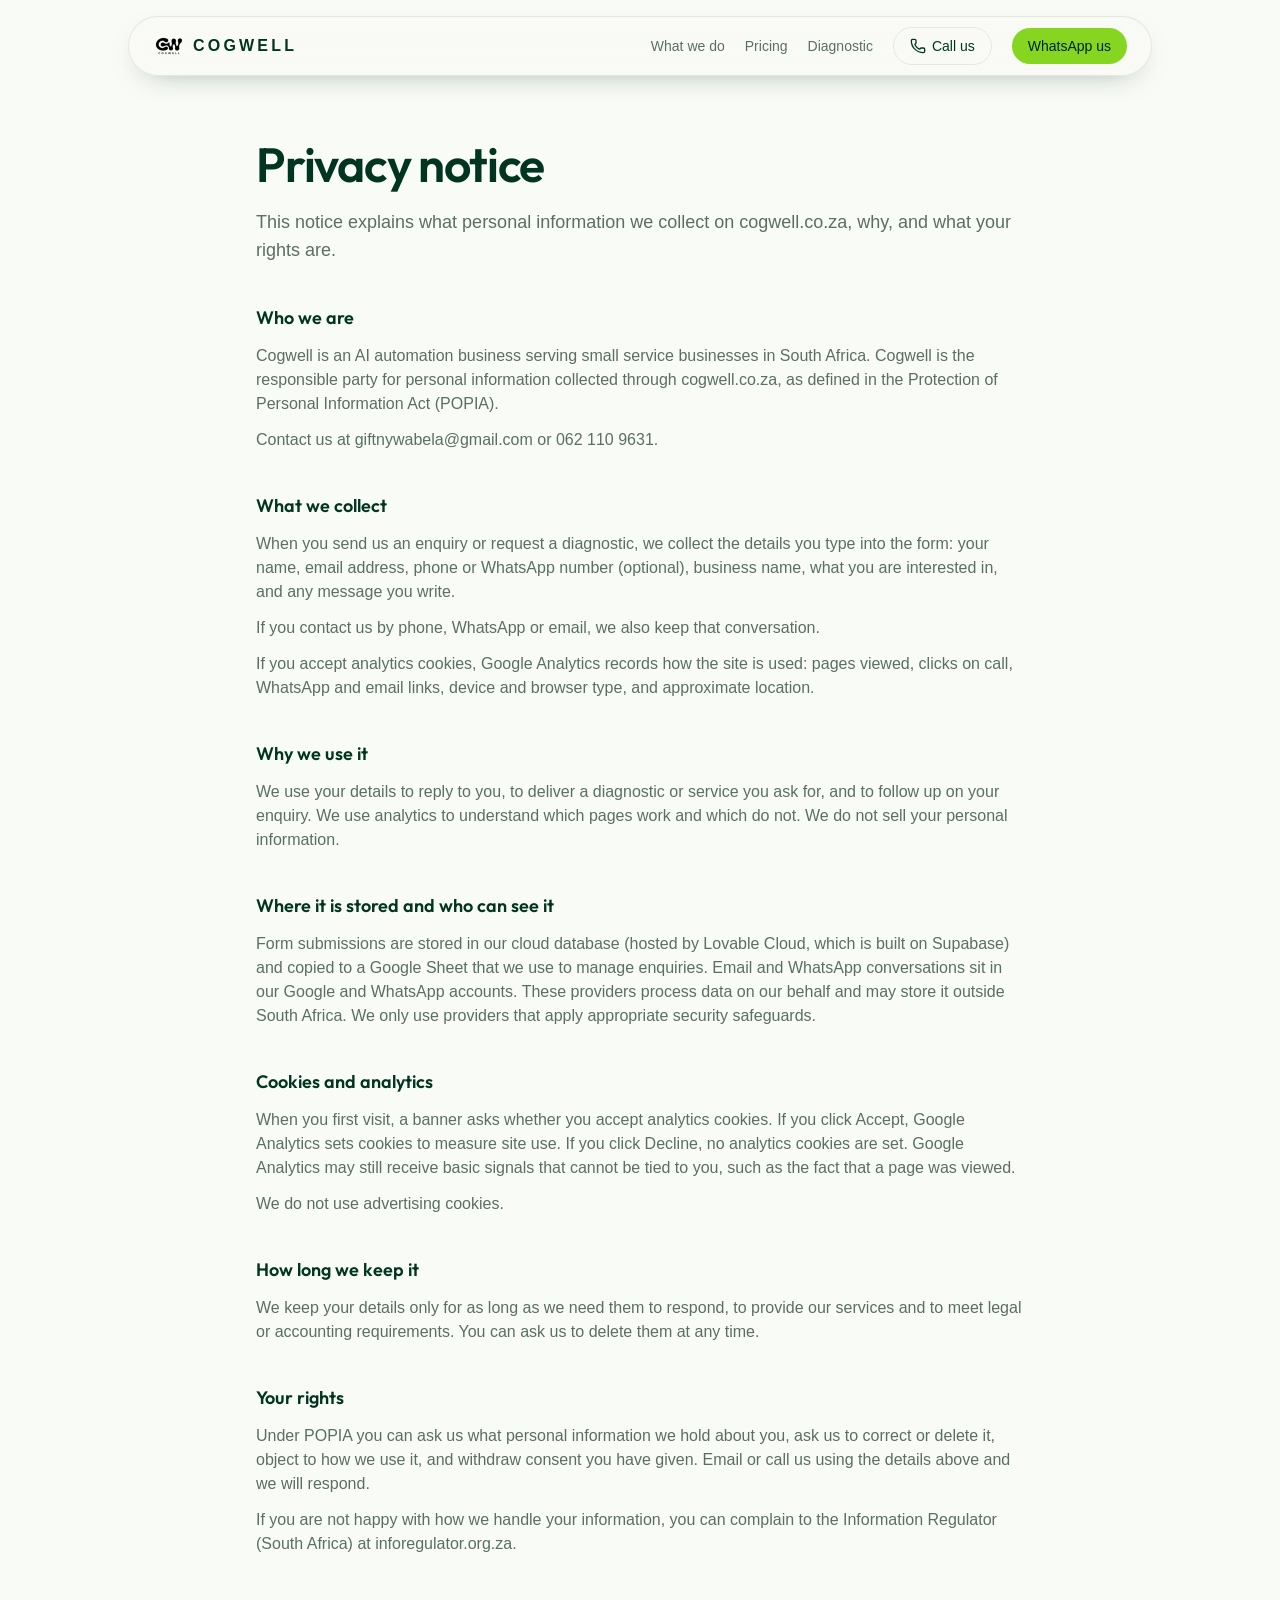
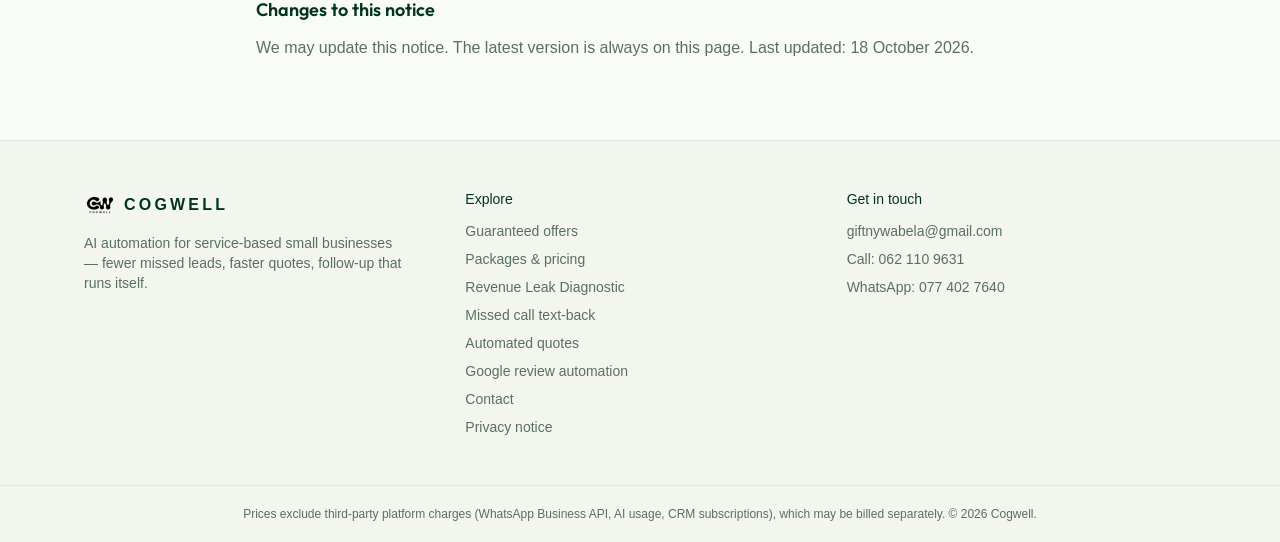
<file: privacy/index.html>
<!doctype html>
<html lang="en-ZA">
  <head>
    <meta charset="utf-8" />
    <meta name="viewport" content="width=device-width, initial-scale=1" />
    <link rel="stylesheet" href="../assets/styles-B2eAZgFb.css" />
    <link rel="stylesheet" href="https://fonts.googleapis.com/css2?family=Outfit:wght@400;500;600;700;800&amp;display=swap" />
    <title>Privacy Notice | Cogwell</title>
    <meta name="author" content="Cogwell" />
    <meta name="description" content="How Cogwell collects, uses and protects your personal information under POPIA when you use cogwell.co.za." />
    <meta property="og:title" content="Privacy Notice | Cogwell" />
    <meta property="og:description" content="How Cogwell collects, uses and protects your personal information under POPIA when you use cogwell.co.za." />
    <meta property="og:type" content="website" />
    <meta name="twitter:card" content="summary_large_image" />
    <link rel="icon" href="../favicon.png" type="image/png" />
    <link rel="preconnect" href="https://fonts.googleapis.com" />
    <link rel="preconnect" href="https://fonts.gstatic.com" crossorigin="anonymous" />
    <link rel="canonical" href="https://cogwell.co.za/privacy" />
    <meta property="og:url" content="https://cogwell.co.za/privacy" />
    <meta property="og:site_name" content="Cogwell" />
    <meta property="og:locale" content="en_ZA" />
      <script src="../assets/cogwell-extras.js" defer></script>
  </head>
  <body>
    <div class="flex min-h-screen flex-col">
      <header class="sticky top-4 z-40 px-4">
        <div class="mx-auto max-w-5xl">
          <div
            class="flex items-center justify-between gap-4 rounded-full border border-border/70 bg-background/80 px-4 py-2.5 shadow-[0_10px_30px_-18px_rgba(8,51,30,0.5)] backdrop-blur-md sm:px-6"
          >
            <a href="/" class="flex min-w-0 items-center gap-2"
              ><img
                src="[data-uri]"
                alt="Cogwell logo"
                class="h-8 w-8 shrink-0 object-contain"
              /><span
                class="truncate text-base font-semibold tracking-[0.2em] text-foreground"
                >COGWELL</span
              ></a
            >
            <nav class="flex items-center gap-3 sm:gap-5">
              <a
                class="hidden text-sm text-muted-foreground transition-colors hover:text-foreground sm:inline"
                href="/services"
               
               
                >What we do</a
              ><a
                href="/pricing"
                class="hidden text-sm text-muted-foreground transition-colors hover:text-foreground sm:inline"
                >Pricing</a
              ><a
                href="/diagnostic"
                class="hidden text-sm text-muted-foreground transition-colors hover:text-foreground sm:inline"
                >Diagnostic</a
              ><a
                href="tel:+27621109631"
                class="hidden items-center gap-1.5 rounded-full border border-border/70 px-4 py-2 text-sm font-medium text-foreground transition-colors hover:bg-secondary sm:inline-flex"
                ><svg
                  xmlns="http://www.w3.org/2000/svg"
                  width="24"
                  height="24"
                  viewBox="0 0 24 24"
                  fill="none"
                  stroke="currentColor"
                  stroke-width="2"
                  stroke-linecap="round"
                  stroke-linejoin="round"
                  class="lucide lucide-phone h-4 w-4"
                  aria-hidden="true"
                >
                  <path
                    d="M13.832 16.568a1 1 0 0 0 1.213-.303l.355-.465A2 2 0 0 1 17 15h3a2 2 0 0 1 2 2v3a2 2 0 0 1-2 2A18 18 0 0 1 2 4a2 2 0 0 1 2-2h3a2 2 0 0 1 2 2v3a2 2 0 0 1-.8 1.6l-.468.351a1 1 0 0 0-.292 1.233 14 14 0 0 0 6.392 6.384"
                  ></path></svg
                >Call us</a
              ><a
                href="https://wa.me/27774027640?text=Hi%20Cogwell!%20I&#x27;d%20like%20to%20find%20out%20where%20my%20business%20is%20losing%20revenue%20and%20how%20AI%20automation%20can%20help.%20Can%20we%20chat%3F"
                target="_blank"
                rel="noreferrer"
                class="rounded-full bg-accent px-4 py-2 text-sm font-medium text-accent-foreground transition-opacity hover:opacity-90"
                >WhatsApp us</a
              ><button
                type="button"
                id="cw-menu-btn" aria-label="Open menu"
                aria-expanded="false"
                class="inline-flex h-9 w-9 items-center justify-center rounded-full border border-border/70 text-foreground transition-colors hover:bg-secondary sm:hidden"
              >
                <svg
                  xmlns="http://www.w3.org/2000/svg"
                  width="24"
                  height="24"
                  viewBox="0 0 24 24"
                  fill="none"
                  stroke="currentColor"
                  stroke-width="2"
                  stroke-linecap="round"
                  stroke-linejoin="round"
                  class="lucide lucide-menu h-4 w-4"
                  aria-hidden="true"
                >
                  <path d="M4 5h16"></path>
                  <path d="M4 12h16"></path>
                  <path d="M4 19h16"></path>
                </svg>
              </button>
            </nav>
          </div>
          <nav id="cw-menu" class="hidden mt-2 rounded-3xl border border-border/70 bg-background/95 p-3 shadow-[0_10px_30px_-18px_rgba(8,51,30,0.5)] backdrop-blur-md sm:hidden">
            <a href="/services" class="block rounded-full px-4 py-3 text-base font-medium text-foreground transition-colors hover:bg-secondary">What we do</a>
            <a href="/pricing" class="block rounded-full px-4 py-3 text-base font-medium text-foreground transition-colors hover:bg-secondary">Pricing</a>
            <a href="/diagnostic" class="block rounded-full px-4 py-3 text-base font-medium text-foreground transition-colors hover:bg-secondary">Diagnostic</a>
            <a href="tel:+27621109631" class="block rounded-full px-4 py-3 text-base font-medium text-foreground transition-colors hover:bg-secondary">Call us</a>
            <a href="/contact" class="block rounded-full px-4 py-3 text-base font-medium text-foreground transition-colors hover:bg-secondary">Contact</a>
          </nav>
        </div>
      </header>
            <main class="flex-1">
        <section class="px-5 py-20">
          <div class="mx-auto max-w-3xl">
            <h1 class="text-4xl font-semibold tracking-tight sm:text-5xl">Privacy notice</h1>
            <p class="mt-5 text-lg text-muted-foreground">This notice explains what personal information we collect on cogwell.co.za, why, and what your rights are.</p>
            <h2 class="mt-10 text-lg font-semibold">Who we are</h2>
            <p class="mt-3 text-muted-foreground">Cogwell is an AI automation business serving small service businesses in South Africa. Cogwell is the responsible party for personal information collected through cogwell.co.za, as defined in the Protection of Personal Information Act (POPIA).</p>
            <p class="mt-3 text-muted-foreground">Contact us at giftnywabela@gmail.com or 062 110 9631.</p>
            <h2 class="mt-10 text-lg font-semibold">What we collect</h2>
            <p class="mt-3 text-muted-foreground">When you send us an enquiry or request a diagnostic, we collect the details you type into the form: your name, email address, phone or WhatsApp number (optional), business name, what you are interested in, and any message you write.</p>
            <p class="mt-3 text-muted-foreground">If you contact us by phone, WhatsApp or email, we also keep that conversation.</p>
            <p class="mt-3 text-muted-foreground">If you accept analytics cookies, Google Analytics records how the site is used: pages viewed, clicks on call, WhatsApp and email links, device and browser type, and approximate location.</p>
            <h2 class="mt-10 text-lg font-semibold">Why we use it</h2>
            <p class="mt-3 text-muted-foreground">We use your details to reply to you, to deliver a diagnostic or service you ask for, and to follow up on your enquiry. We use analytics to understand which pages work and which do not. We do not sell your personal information.</p>
            <h2 class="mt-10 text-lg font-semibold">Where it is stored and who can see it</h2>
            <p class="mt-3 text-muted-foreground">Form submissions are stored in our cloud database (hosted by Lovable Cloud, which is built on Supabase) and copied to a Google Sheet that we use to manage enquiries. Email and WhatsApp conversations sit in our Google and WhatsApp accounts. These providers process data on our behalf and may store it outside South Africa. We only use providers that apply appropriate security safeguards.</p>
            <h2 class="mt-10 text-lg font-semibold">Cookies and analytics</h2>
            <p class="mt-3 text-muted-foreground">When you first visit, a banner asks whether you accept analytics cookies. If you click Accept, Google Analytics sets cookies to measure site use. If you click Decline, no analytics cookies are set. Google Analytics may still receive basic signals that cannot be tied to you, such as the fact that a page was viewed.</p>
            <p class="mt-3 text-muted-foreground">We do not use advertising cookies.</p>
            <h2 class="mt-10 text-lg font-semibold">How long we keep it</h2>
            <p class="mt-3 text-muted-foreground">We keep your details only for as long as we need them to respond, to provide our services and to meet legal or accounting requirements. You can ask us to delete them at any time.</p>
            <h2 class="mt-10 text-lg font-semibold">Your rights</h2>
            <p class="mt-3 text-muted-foreground">Under POPIA you can ask us what personal information we hold about you, ask us to correct or delete it, object to how we use it, and withdraw consent you have given. Email or call us using the details above and we will respond.</p>
            <p class="mt-3 text-muted-foreground">If you are not happy with how we handle your information, you can complain to the Information Regulator (South Africa) at inforegulator.org.za.</p>
            <h2 class="mt-10 text-lg font-semibold">Changes to this notice</h2>
            <p class="mt-3 text-muted-foreground">We may update this notice. The latest version is always on this page. Last updated: 18 October 2026.</p>
          </div>
        </section>
      </main>
      <footer class="border-t border-border/60 bg-secondary/50">
        <div class="mx-auto grid max-w-6xl gap-8 px-5 py-12 sm:grid-cols-3">
          <div>
            <div class="flex items-center gap-2">
              <img
                src="[data-uri]"
                alt="Cogwell logo"
                class="h-8 w-8 object-contain"
              /><span class="font-semibold tracking-[0.2em]">COGWELL</span>
            </div>
            <p class="mt-3 max-w-xs text-sm text-muted-foreground">
              AI automation for service-based small businesses — fewer missed leads, faster
              quotes, follow-up that runs itself.
            </p>
          </div>
          <div class="text-sm">
            <p class="font-medium">Explore</p>
            <ul class="mt-3 space-y-2 text-muted-foreground">
              <li>
                <a
                  class="hover:text-foreground"
                  href="/services"
                 
                 
                  >Guaranteed offers</a
                >
              </li>
              <li>
                <a href="/pricing" class="hover:text-foreground"
                  >Packages &amp; pricing</a
                >
              </li>
              <li>
                <a href="/diagnostic" class="hover:text-foreground"
                  >Revenue Leak Diagnostic</a
                >
              </li>
              <li>
                <a href="/missed-call-text-back" class="hover:text-foreground">Missed call text-back</a>
              </li>
              <li>
                <a href="/automated-quotes" class="hover:text-foreground">Automated quotes</a>
              </li>
              <li>
                <a href="/google-review-automation" class="hover:text-foreground">Google review automation</a>
              </li>
              <li>
                <a href="/contact" class="hover:text-foreground">Contact</a>
              </li>
              <li><a href="/privacy" class="hover:text-foreground">Privacy notice</a></li>
            </ul>
          </div>
          <div class="text-sm">
            <p class="font-medium">Get in touch</p>
            <ul class="mt-3 space-y-2 text-muted-foreground">
              <li>giftnywabela@gmail.com</li>
              <li>
                <a href="tel:+27621109631" class="hover:text-foreground"
                  >Call:
                  <!-- -->062 110 9631</a
                >
              </li>
              <li>
                <a
                  href="https://wa.me/27774027640?text=Hi%20Cogwell!%20I&#x27;d%20like%20to%20find%20out%20where%20my%20business%20is%20losing%20revenue%20and%20how%20AI%20automation%20can%20help.%20Can%20we%20chat%3F"
                  target="_blank"
                  rel="noreferrer"
                  class="hover:text-foreground"
                  >WhatsApp:
                  <!-- -->077 402 7640</a
                >
              </li>
            </ul>
          </div>
        </div>
        <div
          class="border-t border-border/60 px-5 py-5 text-center text-xs text-muted-foreground"
        >
          Prices exclude third-party platform charges (WhatsApp Business API, AI
          usage, CRM subscriptions), which may be billed separately. ©
          <!-- -->2026<!-- -->
          Cogwell.
        </div>
      </footer>
    </div>
    <script>
      (function () {
        var b = document.getElementById("cw-menu-btn"), n = document.getElementById("cw-menu");
        if (!b || !n) return;
        b.addEventListener("click", function () {
          var open = n.classList.toggle("hidden") === false;
          b.setAttribute("aria-expanded", open ? "true" : "false");
          b.setAttribute("aria-label", open ? "Close menu" : "Open menu");
        });
      })();
    </script>
  </body>
</html>
</file>
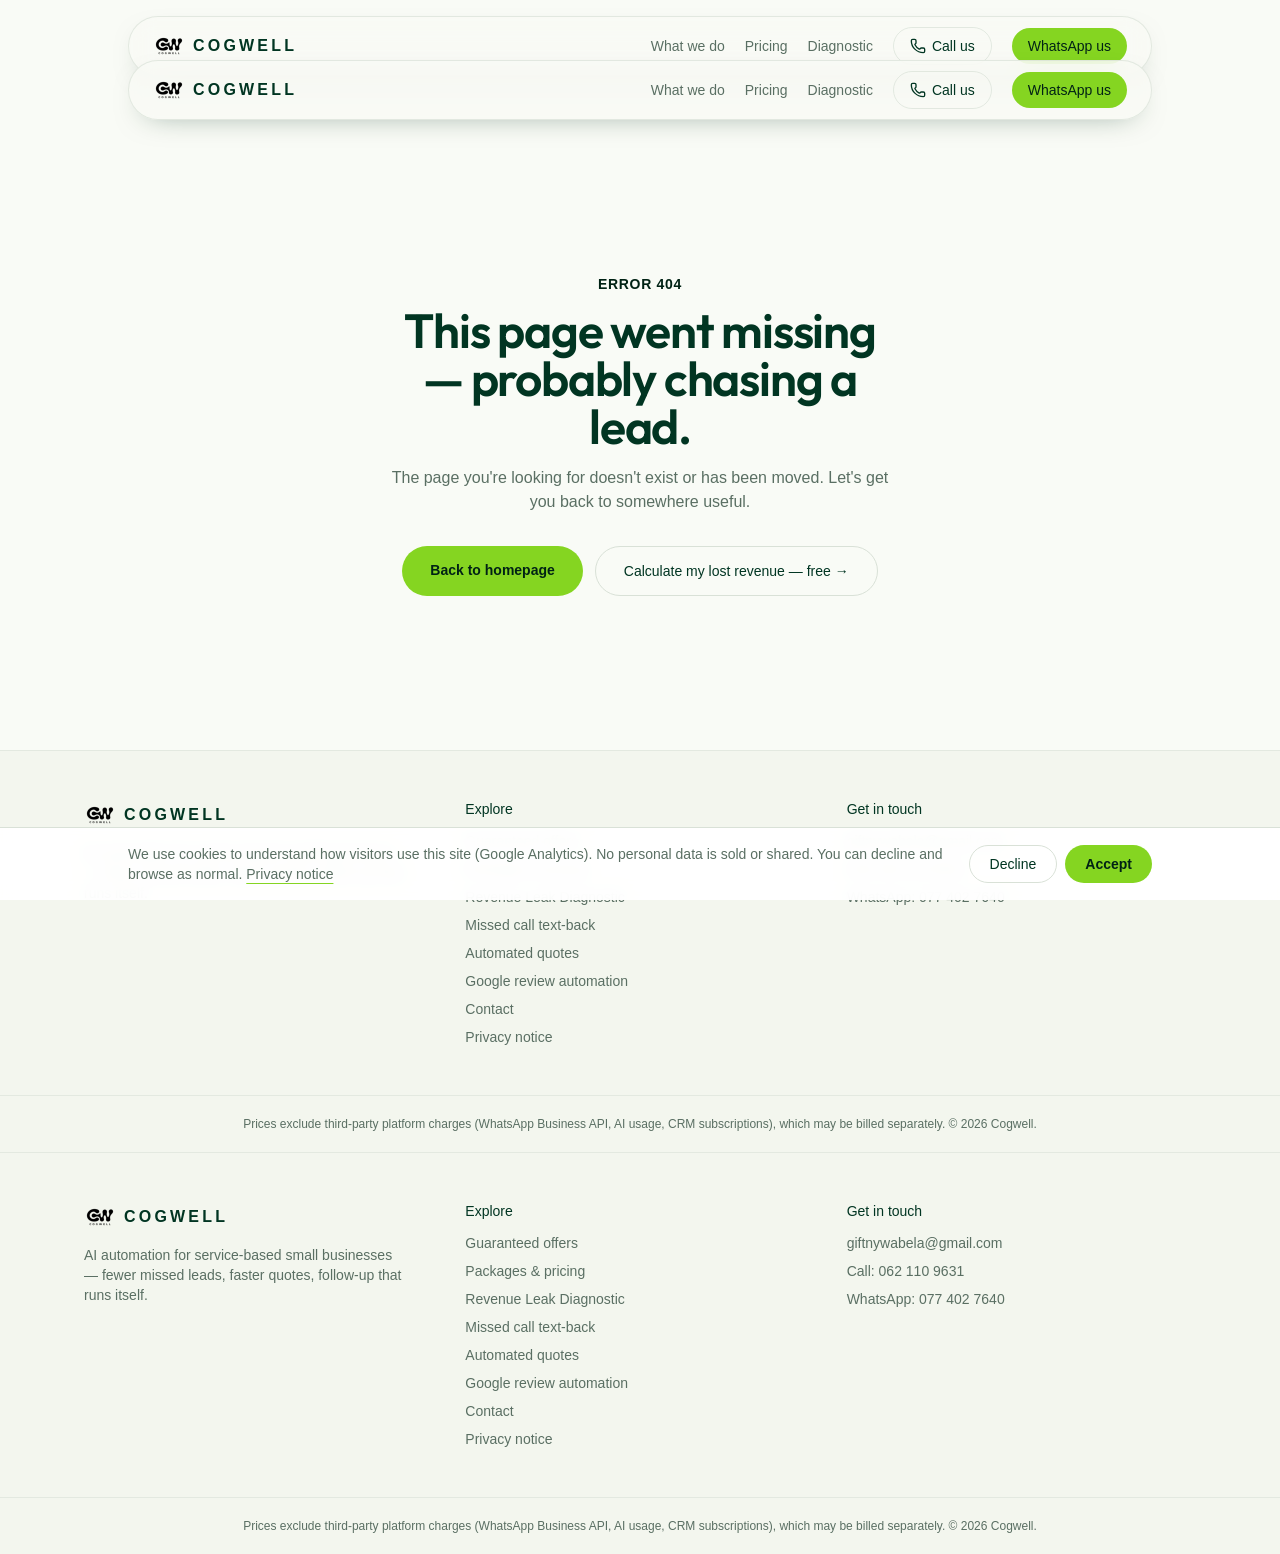
<file: services/index.html>
<!--
  ============================================================
  SERVICES PAGE — cogwell.co.za/services
  Auto-generated static build of the Cogwell website
  ============================================================
-->
<!doctype html>
<html lang="en-ZA">
  <head>
    <meta charset="utf-8" />
    <meta name="viewport" content="width=device-width, initial-scale=1" />
    <link
      rel="stylesheet"
      href="../assets/styles-B2eAZgFb.css"
      data-precedence="default"
    />
    <link
      rel="stylesheet"
      href="https://fonts.googleapis.com/css2?family=Outfit:wght@400;500;600;700;800&amp;display=swap"
      data-precedence="default"
    />
    <title>AI Automation for Bookings, Quotes and Follow-Up | Cogwell</title>
    <meta name="author" content="Cogwell" />
    <meta name="description" content="Three guaranteed AI systems for service businesses: never miss a booking, send quotes in minutes, and turn finished jobs into reviews and repeat work." />
    <meta property="og:title" content="AI Automation for Bookings, Quotes and Follow-Up | Cogwell" />
    <meta property="og:description" content="Three guaranteed AI systems for service businesses: never miss a booking, send quotes in minutes, and turn finished jobs into reviews and repeat work." />
    <meta property="og:type" content="website" />
    <meta name="twitter:card" content="summary_large_image" />
    <link rel="modulepreload" href="../assets/index-BEw6W9-A.js" />
    <link rel="modulepreload" href="../assets/site-content-CrilcjOk.js" />
    <link rel="modulepreload" href="../assets/services-CAQNAHrI.js" />
    <link rel="modulepreload" href="../assets/check-DfQHAoDi.js" />
    <link rel="icon" href="../favicon.png" type="image/png" />
    <link rel="preconnect" href="https://fonts.googleapis.com" />
    <link
      rel="preconnect"
      href="https://fonts.gstatic.com"
      crossorigin="anonymous"
    />
  
    <link rel="canonical" href="https://cogwell.co.za/services" />
    <meta property="og:url" content="https://cogwell.co.za/services" />
    <meta property="og:site_name" content="Cogwell" />
    <meta property="og:locale" content="en_ZA" />
      <script src="../assets/cogwell-extras.js" defer></script>
  </head>
  <body>
    <div class="flex min-h-screen flex-col">
      <header class="sticky top-4 z-40 px-4">
        <div class="mx-auto max-w-5xl">
          <div
            class="flex items-center justify-between gap-4 rounded-full border border-border/70 bg-background/80 px-4 py-2.5 shadow-[0_10px_30px_-18px_rgba(8,51,30,0.5)] backdrop-blur-md sm:px-6"
          >
            <a href="/" class="flex min-w-0 items-center gap-2"
              ><img
                src="[data-uri]"
                alt="Cogwell logo"
                class="h-8 w-8 shrink-0 object-contain"
              /><span
                class="truncate text-base font-semibold tracking-[0.2em] text-foreground"
                >COGWELL</span
              ></a
            >
            <nav class="flex items-center gap-3 sm:gap-5">
              <a
                class="hidden text-sm text-muted-foreground transition-colors hover:text-foreground sm:inline hidden sm:inline text-sm text-foreground font-medium"
                href="/services"
                data-status="active"
                aria-current="page"
                >What we do</a
              ><a
                href="/pricing"
                class="hidden text-sm text-muted-foreground transition-colors hover:text-foreground sm:inline"
                >Pricing</a
              ><a
                href="/diagnostic"
                class="hidden text-sm text-muted-foreground transition-colors hover:text-foreground sm:inline"
                >Diagnostic</a
              ><a
                href="tel:+27621109631"
                class="hidden items-center gap-1.5 rounded-full border border-border/70 px-4 py-2 text-sm font-medium text-foreground transition-colors hover:bg-secondary sm:inline-flex"
                ><svg
                  xmlns="http://www.w3.org/2000/svg"
                  width="24"
                  height="24"
                  viewBox="0 0 24 24"
                  fill="none"
                  stroke="currentColor"
                  stroke-width="2"
                  stroke-linecap="round"
                  stroke-linejoin="round"
                  class="lucide lucide-phone h-4 w-4"
                  aria-hidden="true"
                >
                  <path
                    d="M13.832 16.568a1 1 0 0 0 1.213-.303l.355-.465A2 2 0 0 1 17 15h3a2 2 0 0 1 2 2v3a2 2 0 0 1-2 2A18 18 0 0 1 2 4a2 2 0 0 1 2-2h3a2 2 0 0 1 2 2v3a2 2 0 0 1-.8 1.6l-.468.351a1 1 0 0 0-.292 1.233 14 14 0 0 0 6.392 6.384"
                  ></path></svg
                >Call us</a
              ><a
                href="https://wa.me/27774027640?text=Hi%20Cogwell!%20I&#x27;d%20like%20to%20find%20out%20where%20my%20business%20is%20losing%20revenue%20and%20how%20AI%20automation%20can%20help.%20Can%20we%20chat%3F"
                target="_blank"
                rel="noreferrer"
                class="rounded-full bg-accent px-4 py-2 text-sm font-medium text-accent-foreground transition-opacity hover:opacity-90"
                >WhatsApp us</a
              ><button
                type="button"
                aria-label="Open menu"
                aria-expanded="false"
                class="inline-flex h-9 w-9 items-center justify-center rounded-full border border-border/70 text-foreground transition-colors hover:bg-secondary sm:hidden"
              >
                <svg
                  xmlns="http://www.w3.org/2000/svg"
                  width="24"
                  height="24"
                  viewBox="0 0 24 24"
                  fill="none"
                  stroke="currentColor"
                  stroke-width="2"
                  stroke-linecap="round"
                  stroke-linejoin="round"
                  class="lucide lucide-menu h-4 w-4"
                  aria-hidden="true"
                >
                  <path d="M4 5h16"></path>
                  <path d="M4 12h16"></path>
                  <path d="M4 19h16"></path>
                </svg>
              </button>
            </nav>
          </div>
        </div>
      </header>
      <main class="flex-1">
        <!--$-->
        <section class="px-5 py-20">
          <div class="mx-auto max-w-6xl">
            <h1 class="text-4xl font-semibold tracking-tight sm:text-5xl">
              AI automation for bookings, quotes and follow-up
            </h1>
            <p class="mt-4 max-w-3xl text-lg">
              Three guaranteed systems, each built around one problem: missed calls, slow quotes, forgotten follow-ups. Buy one, or bundle all three.
            </p>
            <p class="mt-4 max-w-3xl text-muted-foreground">
              Each core problem has a named offer built around fixing it. These
              can be bought individually or bundled, and map onto the packages
              depending on scope and workflow count.
            </p>
            <div class="mt-12 grid gap-6 md:grid-cols-3">
              <article
                class="flex flex-col rounded-[2rem] border border-border bg-card p-7"
              >
                <span
                  class="inline-flex w-fit rounded-full bg-accent/15 px-3 py-1 text-xs font-medium"
                  >Scheduling / No-Shows</span
                >
                <h2 class="mt-4 text-xl font-semibold">
                  The Never-Miss System
                </h2>
                <p class="mt-2 text-sm font-medium"><a href="/missed-call-text-back" class="underline decoration-accent underline-offset-4 hover:text-accent-foreground">Missed call text-back and AI call answering</a></p>
                <p
                  class="mt-5 text-xs font-semibold uppercase tracking-wider text-muted-foreground"
                >
                  What you get
                </p>
                <p class="mt-1.5 text-sm">
                  Fill every open slot on the calendar and never lose a job to a
                  missed call or a no-show again.
                </p>
                <p
                  class="mt-5 text-xs font-semibold uppercase tracking-wider text-muted-foreground"
                >
                  Our promise
                </p>
                <p class="mt-1.5 text-sm text-muted-foreground">
                  “<!-- -->We&#x27;ll recover the revenue you&#x27;re losing in
                  missed bookings in your first 14 days — using your own
                  missed-call log as the baseline — or we run it free until we
                  do, and you keep everything we built.<!-- -->”
                </p>
                <p
                  class="mt-5 text-xs font-semibold uppercase tracking-wider text-muted-foreground"
                >
                  What&#x27;s included
                </p>
                <ul class="mt-2.5 space-y-2 text-sm">
                  <li class="flex gap-2.5">
                    <svg
                      xmlns="http://www.w3.org/2000/svg"
                      width="24"
                      height="24"
                      viewBox="0 0 24 24"
                      fill="none"
                      stroke="currentColor"
                      stroke-width="2"
                      stroke-linecap="round"
                      stroke-linejoin="round"
                      class="lucide lucide-check mt-0.5 h-4 w-4 shrink-0 text-accent"
                      aria-hidden="true"
                    >
                      <path d="M20 6 9 17l-5-5"></path></svg
                    >AI phone/chat answering that books jobs 24/7, even after
                    hours
                  </li>
                  <li class="flex gap-2.5">
                    <svg
                      xmlns="http://www.w3.org/2000/svg"
                      width="24"
                      height="24"
                      viewBox="0 0 24 24"
                      fill="none"
                      stroke="currentColor"
                      stroke-width="2"
                      stroke-linecap="round"
                      stroke-linejoin="round"
                      class="lucide lucide-check mt-0.5 h-4 w-4 shrink-0 text-accent"
                      aria-hidden="true"
                    >
                      <path d="M20 6 9 17l-5-5"></path></svg
                    >Smart calendar with auto-buffer/travel-time logic
                  </li>
                  <li class="flex gap-2.5">
                    <svg
                      xmlns="http://www.w3.org/2000/svg"
                      width="24"
                      height="24"
                      viewBox="0 0 24 24"
                      fill="none"
                      stroke="currentColor"
                      stroke-width="2"
                      stroke-linecap="round"
                      stroke-linejoin="round"
                      class="lucide lucide-check mt-0.5 h-4 w-4 shrink-0 text-accent"
                      aria-hidden="true"
                    >
                      <path d="M20 6 9 17l-5-5"></path></svg
                    >3-touch automated reminder sequence (48hr / 24hr / 2hr)
                  </li>
                  <li class="flex gap-2.5">
                    <svg
                      xmlns="http://www.w3.org/2000/svg"
                      width="24"
                      height="24"
                      viewBox="0 0 24 24"
                      fill="none"
                      stroke="currentColor"
                      stroke-width="2"
                      stroke-linecap="round"
                      stroke-linejoin="round"
                      class="lucide lucide-check mt-0.5 h-4 w-4 shrink-0 text-accent"
                      aria-hidden="true"
                    >
                      <path d="M20 6 9 17l-5-5"></path></svg
                    >One-click self-serve reschedule
                  </li>
                  <li class="flex gap-2.5">
                    <svg
                      xmlns="http://www.w3.org/2000/svg"
                      width="24"
                      height="24"
                      viewBox="0 0 24 24"
                      fill="none"
                      stroke="currentColor"
                      stroke-width="2"
                      stroke-linecap="round"
                      stroke-linejoin="round"
                      class="lucide lucide-check mt-0.5 h-4 w-4 shrink-0 text-accent"
                      aria-hidden="true"
                    >
                      <path d="M20 6 9 17l-5-5"></path></svg
                    >Missed-call text-back so no lead calls a competitor
                  </li>
                </ul>
                <div class="mt-auto space-y-4 border-t border-border pt-6">
                  <p class="flex gap-2.5 text-sm text-muted-foreground">
                    <svg
                      xmlns="http://www.w3.org/2000/svg"
                      width="24"
                      height="24"
                      viewBox="0 0 24 24"
                      fill="none"
                      stroke="currentColor"
                      stroke-width="2"
                      stroke-linecap="round"
                      stroke-linejoin="round"
                      class="lucide lucide-shield-check mt-0.5 h-4 w-4 shrink-0 text-accent"
                      aria-hidden="true"
                    >
                      <path
                        d="M20 13c0 5-3.5 7.5-7.66 8.95a1 1 0 0 1-.67-.01C7.5 20.5 4 18 4 13V6a1 1 0 0 1 1-1c2 0 4.5-1.2 6.24-2.72a1.17 1.17 0 0 1 1.52 0C14.51 3.81 17 5 19 5a1 1 0 0 1 1 1z"
                      ></path>
                      <path d="m9 12 2 2 4-4"></path></svg
                    ><span
                      ><span class="font-medium text-foreground"
                        >Guarantee — </span
                      >Performance-based: tied to a measurable number recovered within 14 days. Terms are confirmed in writing before you sign.</span
                    >
                  </p>
                  <p class="flex gap-2.5 text-sm text-muted-foreground">
                    <svg
                      xmlns="http://www.w3.org/2000/svg"
                      width="24"
                      height="24"
                      viewBox="0 0 24 24"
                      fill="none"
                      stroke="currentColor"
                      stroke-width="2"
                      stroke-linecap="round"
                      stroke-linejoin="round"
                      class="lucide lucide-gift mt-0.5 h-4 w-4 shrink-0 text-accent"
                      aria-hidden="true"
                    >
                      <path d="M12 7v14"></path>
                      <path
                        d="M20 11v8a2 2 0 0 1-2 2H6a2 2 0 0 1-2-2v-8"
                      ></path>
                      <path
                        d="M7.5 7a1 1 0 0 1 0-5A4.8 8 0 0 1 12 7a4.8 8 0 0 1 4.5-5 1 1 0 0 1 0 5"
                      ></path>
                      <rect
                        x="3"
                        y="7"
                        width="18"
                        height="4"
                        rx="1"
                      ></rect></svg
                    ><span
                      ><span class="font-medium text-foreground">Free bonus — </span
                      >A missed-call baseline pulled from your own log before
                      you commit — the number is yours to keep.</span
                    >
                  </p>
                </div>
              </article>
              <article
                class="flex flex-col rounded-[2rem] border border-border bg-card p-7"
              >
                <span
                  class="inline-flex w-fit rounded-full bg-accent/15 px-3 py-1 text-xs font-medium"
                  >Quoting &amp; Estimates</span
                >
                <h2 class="mt-4 text-xl font-semibold">
                  Quote-to-Close in 24 Hours
                </h2>
                <p class="mt-2 text-sm font-medium"><a href="/automated-quotes" class="underline decoration-accent underline-offset-4 hover:text-accent-foreground">Automated quotes and quote follow-up</a></p>
                <p
                  class="mt-5 text-xs font-semibold uppercase tracking-wider text-muted-foreground"
                >
                  What you get
                </p>
                <p class="mt-1.5 text-sm">
                  Every enquiry gets a branded, accurate quote within minutes —
                  and every unanswered quote chases itself.
                </p>
                <p
                  class="mt-5 text-xs font-semibold uppercase tracking-wider text-muted-foreground"
                >
                  Our promise
                </p>
                <p class="mt-1.5 text-sm text-muted-foreground">
                  “<!-- -->Quotes go out same-day instead of days later, before
                  the lead has time to call someone else.<!-- -->”
                </p>
                <p
                  class="mt-5 text-xs font-semibold uppercase tracking-wider text-muted-foreground"
                >
                  What&#x27;s included
                </p>
                <ul class="mt-2.5 space-y-2 text-sm">
                  <li class="flex gap-2.5">
                    <svg
                      xmlns="http://www.w3.org/2000/svg"
                      width="24"
                      height="24"
                      viewBox="0 0 24 24"
                      fill="none"
                      stroke="currentColor"
                      stroke-width="2"
                      stroke-linecap="round"
                      stroke-linejoin="round"
                      class="lucide lucide-check mt-0.5 h-4 w-4 shrink-0 text-accent"
                      aria-hidden="true"
                    >
                      <path d="M20 6 9 17l-5-5"></path></svg
                    >Structured intake form / photo-upload tool
                  </li>
                  <li class="flex gap-2.5">
                    <svg
                      xmlns="http://www.w3.org/2000/svg"
                      width="24"
                      height="24"
                      viewBox="0 0 24 24"
                      fill="none"
                      stroke="currentColor"
                      stroke-width="2"
                      stroke-linecap="round"
                      stroke-linejoin="round"
                      class="lucide lucide-check mt-0.5 h-4 w-4 shrink-0 text-accent"
                      aria-hidden="true"
                    >
                      <path d="M20 6 9 17l-5-5"></path></svg
                    >Templated pricing engine capturing the owner&#x27;s pricing
                    logic
                  </li>
                  <li class="flex gap-2.5">
                    <svg
                      xmlns="http://www.w3.org/2000/svg"
                      width="24"
                      height="24"
                      viewBox="0 0 24 24"
                      fill="none"
                      stroke="currentColor"
                      stroke-width="2"
                      stroke-linecap="round"
                      stroke-linejoin="round"
                      class="lucide lucide-check mt-0.5 h-4 w-4 shrink-0 text-accent"
                      aria-hidden="true"
                    >
                      <path d="M20 6 9 17l-5-5"></path></svg
                    >Auto-generated, branded quote PDF sent within minutes
                  </li>
                  <li class="flex gap-2.5">
                    <svg
                      xmlns="http://www.w3.org/2000/svg"
                      width="24"
                      height="24"
                      viewBox="0 0 24 24"
                      fill="none"
                      stroke="currentColor"
                      stroke-width="2"
                      stroke-linecap="round"
                      stroke-linejoin="round"
                      class="lucide lucide-check mt-0.5 h-4 w-4 shrink-0 text-accent"
                      aria-hidden="true"
                    >
                      <path d="M20 6 9 17l-5-5"></path></svg
                    >Automated 3-day / 7-day follow-up nudges on unanswered
                    quotes
                  </li>
                  <li class="flex gap-2.5">
                    <svg
                      xmlns="http://www.w3.org/2000/svg"
                      width="24"
                      height="24"
                      viewBox="0 0 24 24"
                      fill="none"
                      stroke="currentColor"
                      stroke-width="2"
                      stroke-linecap="round"
                      stroke-linejoin="round"
                      class="lucide lucide-check mt-0.5 h-4 w-4 shrink-0 text-accent"
                      aria-hidden="true"
                    >
                      <path d="M20 6 9 17l-5-5"></path></svg
                    >Instant e-sign / deposit collection built into the quote
                  </li>
                </ul>
                <div class="mt-auto space-y-4 border-t border-border pt-6">
                  <p class="flex gap-2.5 text-sm text-muted-foreground">
                    <svg
                      xmlns="http://www.w3.org/2000/svg"
                      width="24"
                      height="24"
                      viewBox="0 0 24 24"
                      fill="none"
                      stroke="currentColor"
                      stroke-width="2"
                      stroke-linecap="round"
                      stroke-linejoin="round"
                      class="lucide lucide-shield-check mt-0.5 h-4 w-4 shrink-0 text-accent"
                      aria-hidden="true"
                    >
                      <path
                        d="M20 13c0 5-3.5 7.5-7.66 8.95a1 1 0 0 1-.67-.01C7.5 20.5 4 18 4 13V6a1 1 0 0 1 1-1c2 0 4.5-1.2 6.24-2.72a1.17 1.17 0 0 1 1.52 0C14.51 3.81 17 5 19 5a1 1 0 0 1 1 1z"
                      ></path>
                      <path d="m9 12 2 2 4-4"></path></svg
                    ><span
                      ><span class="font-medium text-foreground"
                        >Guarantee — </span
                      >If your close rate doesn&#x27;t improve within 30 days, you are paid a penalty. Terms are confirmed in writing before you sign.</span
                    >
                  </p>
                  <p class="flex gap-2.5 text-sm text-muted-foreground">
                    <svg
                      xmlns="http://www.w3.org/2000/svg"
                      width="24"
                      height="24"
                      viewBox="0 0 24 24"
                      fill="none"
                      stroke="currentColor"
                      stroke-width="2"
                      stroke-linecap="round"
                      stroke-linejoin="round"
                      class="lucide lucide-gift mt-0.5 h-4 w-4 shrink-0 text-accent"
                      aria-hidden="true"
                    >
                      <path d="M12 7v14"></path>
                      <path
                        d="M20 11v8a2 2 0 0 1-2 2H6a2 2 0 0 1-2-2v-8"
                      ></path>
                      <path
                        d="M7.5 7a1 1 0 0 1 0-5A4.8 8 0 0 1 12 7a4.8 8 0 0 1 4.5-5 1 1 0 0 1 0 5"
                      ></path>
                      <rect
                        x="3"
                        y="7"
                        width="18"
                        height="4"
                        rx="1"
                      ></rect></svg
                    ><span
                      ><span class="font-medium text-foreground">Free bonus — </span
                      >A speed-to-lead comparison report showing industry
                      conversion-decay data next to your own current average
                      response time.</span
                    >
                  </p>
                </div>
              </article>
              <article
                class="flex flex-col rounded-[2rem] border border-border bg-card p-7"
              >
                <span
                  class="inline-flex w-fit rounded-full bg-accent/15 px-3 py-1 text-xs font-medium"
                  >Post-Service Follow-Up</span
                >
                <h2 class="mt-4 text-xl font-semibold">
                  The Silent Revenue System
                </h2>
                <p class="mt-2 text-sm font-medium"><a href="/google-review-automation" class="underline decoration-accent underline-offset-4 hover:text-accent-foreground">Automated Google review requests, rebooking and referrals</a></p>
                <p
                  class="mt-5 text-xs font-semibold uppercase tracking-wider text-muted-foreground"
                >
                  What you get
                </p>
                <p class="mt-1.5 text-sm">
                  Every completed job automatically turns into a 5-star review,
                  a rebooked future job, or a referral — with no one needing to
                  remember to ask.
                </p>
                <p
                  class="mt-5 text-xs font-semibold uppercase tracking-wider text-muted-foreground"
                >
                  Our promise
                </p>
                <p class="mt-1.5 text-sm text-muted-foreground">
                  “<!-- -->We&#x27;ll show you the exact rand value sitting in
                  your dormant customer list in 48 hours — for free, no
                  commitment — then guarantee we recover a set share of it in 60
                  days or we keep working until we do.<!-- -->”
                </p>
                <p
                  class="mt-5 text-xs font-semibold uppercase tracking-wider text-muted-foreground"
                >
                  What&#x27;s included
                </p>
                <ul class="mt-2.5 space-y-2 text-sm">
                  <li class="flex gap-2.5">
                    <svg
                      xmlns="http://www.w3.org/2000/svg"
                      width="24"
                      height="24"
                      viewBox="0 0 24 24"
                      fill="none"
                      stroke="currentColor"
                      stroke-width="2"
                      stroke-linecap="round"
                      stroke-linejoin="round"
                      class="lucide lucide-check mt-0.5 h-4 w-4 shrink-0 text-accent"
                      aria-hidden="true"
                    >
                      <path d="M20 6 9 17l-5-5"></path></svg
                    >Job-completion trigger that automatically sends the same public review request to every customer
                  </li>
                  <li class="flex gap-2.5">
                    <svg
                      xmlns="http://www.w3.org/2000/svg"
                      width="24"
                      height="24"
                      viewBox="0 0 24 24"
                      fill="none"
                      stroke="currentColor"
                      stroke-width="2"
                      stroke-linecap="round"
                      stroke-linejoin="round"
                      class="lucide lucide-check mt-0.5 h-4 w-4 shrink-0 text-accent"
                      aria-hidden="true"
                    >
                      <path d="M20 6 9 17l-5-5"></path></svg
                    >Recurring-service tracker that flags customers due for
                    their next visit
                  </li>
                  <li class="flex gap-2.5">
                    <svg
                      xmlns="http://www.w3.org/2000/svg"
                      width="24"
                      height="24"
                      viewBox="0 0 24 24"
                      fill="none"
                      stroke="currentColor"
                      stroke-width="2"
                      stroke-linecap="round"
                      stroke-linejoin="round"
                      class="lucide lucide-check mt-0.5 h-4 w-4 shrink-0 text-accent"
                      aria-hidden="true"
                    >
                      <path d="M20 6 9 17l-5-5"></path></svg
                    >Automated referral ask sent 2-3 days after service, at peak
                    satisfaction
                  </li>
                  <li class="flex gap-2.5">
                    <svg
                      xmlns="http://www.w3.org/2000/svg"
                      width="24"
                      height="24"
                      viewBox="0 0 24 24"
                      fill="none"
                      stroke="currentColor"
                      stroke-width="2"
                      stroke-linecap="round"
                      stroke-linejoin="round"
                      class="lucide lucide-check mt-0.5 h-4 w-4 shrink-0 text-accent"
                      aria-hidden="true"
                    >
                      <path d="M20 6 9 17l-5-5"></path></svg
                    >Dashboard showing the rand value of dormant customers who
                    haven&#x27;t rebooked
                  </li>
                </ul>
                <div class="mt-auto space-y-4 border-t border-border pt-6">
                  <p class="flex gap-2.5 text-sm text-muted-foreground">
                    <svg
                      xmlns="http://www.w3.org/2000/svg"
                      width="24"
                      height="24"
                      viewBox="0 0 24 24"
                      fill="none"
                      stroke="currentColor"
                      stroke-width="2"
                      stroke-linecap="round"
                      stroke-linejoin="round"
                      class="lucide lucide-shield-check mt-0.5 h-4 w-4 shrink-0 text-accent"
                      aria-hidden="true"
                    >
                      <path
                        d="M20 13c0 5-3.5 7.5-7.66 8.95a1 1 0 0 1-.67-.01C7.5 20.5 4 18 4 13V6a1 1 0 0 1 1-1c2 0 4.5-1.2 6.24-2.72a1.17 1.17 0 0 1 1.52 0C14.51 3.81 17 5 19 5a1 1 0 0 1 1 1z"
                      ></path>
                      <path d="m9 12 2 2 4-4"></path></svg
                    ><span
                      ><span class="font-medium text-foreground"
                        >Guarantee — </span
                      >20 new reviews, or an agreed rand value in identified rebooking revenue, within 60 days, or you don&#x27;t pay. Terms are confirmed in writing before you sign.</span
                    >
                  </p>
                  <p class="flex gap-2.5 text-sm text-muted-foreground">
                    <svg
                      xmlns="http://www.w3.org/2000/svg"
                      width="24"
                      height="24"
                      viewBox="0 0 24 24"
                      fill="none"
                      stroke="currentColor"
                      stroke-width="2"
                      stroke-linecap="round"
                      stroke-linejoin="round"
                      class="lucide lucide-gift mt-0.5 h-4 w-4 shrink-0 text-accent"
                      aria-hidden="true"
                    >
                      <path d="M12 7v14"></path>
                      <path
                        d="M20 11v8a2 2 0 0 1-2 2H6a2 2 0 0 1-2-2v-8"
                      ></path>
                      <path
                        d="M7.5 7a1 1 0 0 1 0-5A4.8 8 0 0 1 12 7a4.8 8 0 0 1 4.5-5 1 1 0 0 1 0 5"
                      ></path>
                      <rect
                        x="3"
                        y="7"
                        width="18"
                        height="4"
                        rx="1"
                      ></rect></svg
                    ><span
                      ><span class="font-medium text-foreground">Free bonus — </span
                      >A free dormant-customer list pulled from existing records
                      in week one — tangible, pre-payment proof of money on the
                      table.</span
                    >
                  </p>
                </div>
              </article>
            </div>
            <div
              class="mt-8 rounded-[2rem] border border-accent/50 bg-card p-7 sm:p-9"
            >
              <span
                class="inline-flex items-center gap-2 rounded-full bg-accent/15 px-3 py-1 text-xs font-medium"
                ><svg
                  xmlns="http://www.w3.org/2000/svg"
                  width="24"
                  height="24"
                  viewBox="0 0 24 24"
                  fill="none"
                  stroke="currentColor"
                  stroke-width="2"
                  stroke-linecap="round"
                  stroke-linejoin="round"
                  class="lucide lucide-sparkles h-3.5 w-3.5"
                  aria-hidden="true"
                >
                  <path
                    d="M11.017 2.814a1 1 0 0 1 1.966 0l1.051 5.558a2 2 0 0 0 1.594 1.594l5.558 1.051a1 1 0 0 1 0 1.966l-5.558 1.051a2 2 0 0 0-1.594 1.594l-1.051 5.558a1 1 0 0 1-1.966 0l-1.051-5.558a2 2 0 0 0-1.594-1.594l-5.558-1.051a1 1 0 0 1 0-1.966l5.558-1.051a2 2 0 0 0 1.594-1.594z"
                  ></path>
                  <path d="M20 2v4"></path>
                  <path d="M22 4h-4"></path>
                  <circle cx="4" cy="20" r="2"></circle>
                </svg>
                The complete bundle</span
              >
              <h2
                class="mt-4 font-display text-2xl font-semibold text-accent sm:text-3xl"
              >
                The Revenue Recovery System
              </h2>
              <p class="mt-3 max-w-3xl text-muted-foreground">
                All three systems installed as one connected machine: every
                enquiry answered and booked, every quote out within minutes,
                every completed job turned into a review, a rebooking or a
                referral. The guarantees cascade — if any one leg fails its
                promise, we keep working on it at no extra cost until it lands.
              </p>
              <div class="mt-7 flex flex-col gap-3 sm:flex-row">
                <a
                  href="/pricing"
                  class="rounded-full bg-accent px-6 py-3 text-center text-sm font-semibold text-accent-foreground transition-opacity hover:opacity-90"
                  >See packages &amp; pricing</a
                ><a
                  href="tel:+27621109631"
                  class="rounded-full border border-border px-6 py-3 text-center text-sm font-medium transition-colors hover:bg-secondary"
                  >Call us</a
                ><a
                  href="https://wa.me/27774027640?text=Hi%20Cogwell!%20I&#x27;d%20like%20to%20find%20out%20where%20my%20business%20is%20losing%20revenue%20and%20how%20AI%20automation%20can%20help.%20Can%20we%20chat%3F"
                  target="_blank"
                  rel="noreferrer"
                  class="rounded-full border border-border px-6 py-3 text-center text-sm font-medium transition-colors hover:bg-secondary"
                  >WhatsApp us</a
                >
              </div>
            </div>
          </div>
        </section>
        <script>
          (function (a, f) {
            let l;
            try {
              l = JSON.parse(sessionStorage.getItem(a) || "{}");
            } catch {
              return;
            }
            const n = l?.[f || history.state?.__TSR_key];
            let c = !1;
            for (const t in n) {
              const e = n[t],
                o = e?.scrollX,
                s = e?.scrollY;
              if (Number.isFinite(o) && Number.isFinite(s)) {
                if (t === "window") (scrollTo(o, s), (c = !0));
                else if (t)
                  try {
                    const r = document.querySelector(t);
                    r && ((r.scrollLeft = o), (r.scrollTop = s));
                  } catch {}
              }
            }
            if (c) return;
            const i = location.hash.slice(1);
            if (i) {
              const t = history.state?.__hashScrollIntoViewOptions ?? !0;
              if (t) {
                const e = document.getElementById(i);
                e && e.scrollIntoView(t);
              }
              return;
            }
            scrollTo(0, 0);
          })("tsr-scroll-restoration-v1_3");
          document.currentScript.remove();
        </script>
        <!--/$-->
      </main>
      <footer class="border-t border-border/60 bg-secondary/50">
        <div class="mx-auto grid max-w-6xl gap-8 px-5 py-12 sm:grid-cols-3">
          <div>
            <div class="flex items-center gap-2">
              <img
                src="[data-uri]"
                alt="Cogwell logo"
                class="h-8 w-8 object-contain"
              /><span class="font-semibold tracking-[0.2em]">COGWELL</span>
            </div>
            <p class="mt-3 max-w-xs text-sm text-muted-foreground">
              AI automation for service-based small businesses — fewer missed leads, faster
              quotes, follow-up that runs itself.
            </p>
          </div>
          <div class="text-sm">
            <p class="font-medium">Explore</p>
            <ul class="mt-3 space-y-2 text-muted-foreground">
              <li>
                <a
                  class="hover:text-foreground active"
                  href="/services"
                  data-status="active"
                  aria-current="page"
                  >Guaranteed offers</a
                >
              </li>
              <li>
                <a href="/pricing" class="hover:text-foreground"
                  >Packages &amp; pricing</a
                >
              </li>
              <li>
                <a href="/diagnostic" class="hover:text-foreground"
                  >Revenue Leak Diagnostic</a
                >
              </li>
              <li>
                <a href="/missed-call-text-back" class="hover:text-foreground">Missed call text-back</a>
              </li>
              <li>
                <a href="/automated-quotes" class="hover:text-foreground">Automated quotes</a>
              </li>
              <li>
                <a href="/google-review-automation" class="hover:text-foreground">Google review automation</a>
              </li>
              <li>
                <a href="/contact" class="hover:text-foreground">Contact</a>
              </li>
              <li><a href="/privacy" class="hover:text-foreground">Privacy notice</a></li>
            </ul>
          </div>
          <div class="text-sm">
            <p class="font-medium">Get in touch</p>
            <ul class="mt-3 space-y-2 text-muted-foreground">
              <li>giftnywabela@gmail.com</li>
              <li>
                <a href="tel:+27621109631" class="hover:text-foreground"
                  >Call:
                  <!-- -->062 110 9631</a
                >
              </li>
              <li>
                <a
                  href="https://wa.me/27774027640?text=Hi%20Cogwell!%20I&#x27;d%20like%20to%20find%20out%20where%20my%20business%20is%20losing%20revenue%20and%20how%20AI%20automation%20can%20help.%20Can%20we%20chat%3F"
                  target="_blank"
                  rel="noreferrer"
                  class="hover:text-foreground"
                  >WhatsApp:
                  <!-- -->077 402 7640</a
                >
              </li>
            </ul>
          </div>
        </div>
        <div
          class="border-t border-border/60 px-5 py-5 text-center text-xs text-muted-foreground"
        >
          Prices exclude third-party platform charges (WhatsApp Business API, AI
          usage, CRM subscriptions), which may be billed separately. ©
          <!-- -->2026<!-- -->
          Cogwell.
        </div>
      </footer>
    </div>
    <script class="$tsr" id="$tsr-stream-barrier">
      (self.$R = self.$R || {})["tsr"] = [];
      self.$_TSR = {
        h() {
          ((this.hydrated = !0), this.c());
        },
        e() {
          ((this.streamEnded = !0), this.c());
        },
        c() {
          this.hydrated &&
            this.streamEnded &&
            (delete self.$_TSR, delete self.$R.tsr);
        },
        p(e) {
          this.initialized ? e() : this.buffer.push(e);
        },
        buffer: [],
      };
      $_TSR.router = (($R) =>
        ($R[0] = {
          manifest: ($R[1] = {
            routes: ($R[2] = {
              __root__: ($R[3] = {
                preloads: ($R[4] = [
                  "/assets/index-BEw6W9-A.js",
                  "/assets/site-content-CrilcjOk.js",
                ]),
                scripts: ($R[5] = [
                  ($R[6] = {
                    attrs: ($R[7] = {
                      type: "module",
                      async: !0,
                      src: "/assets/index-BEw6W9-A.js",
                    }),
                  }),
                ]),
              }),
              "/services": ($R[8] = {
                preloads: ($R[9] = [
                  "/assets/services-CAQNAHrI.js",
                  "/assets/check-DfQHAoDi.js",
                ]),
              }),
            }),
          }),
          matches: ($R[10] = [
            ($R[11] = {
              i: "__root__ ",
              u: 1789043881532,
              s: "success",
              ssr: !0,
            }),
            ($R[12] = {
              i: " services services",
              u: 1789043881539,
              s: "success",
              ssr: !0,
            }),
          ]),
          lastMatchId: " services services",
        }))($R["tsr"]);
      $_TSR.e();
      document.currentScript.remove();
    </script>
    <script type="module" async="" src="../assets/index-BEw6W9-A.js"></script>
  </body>
</html>
</file>
